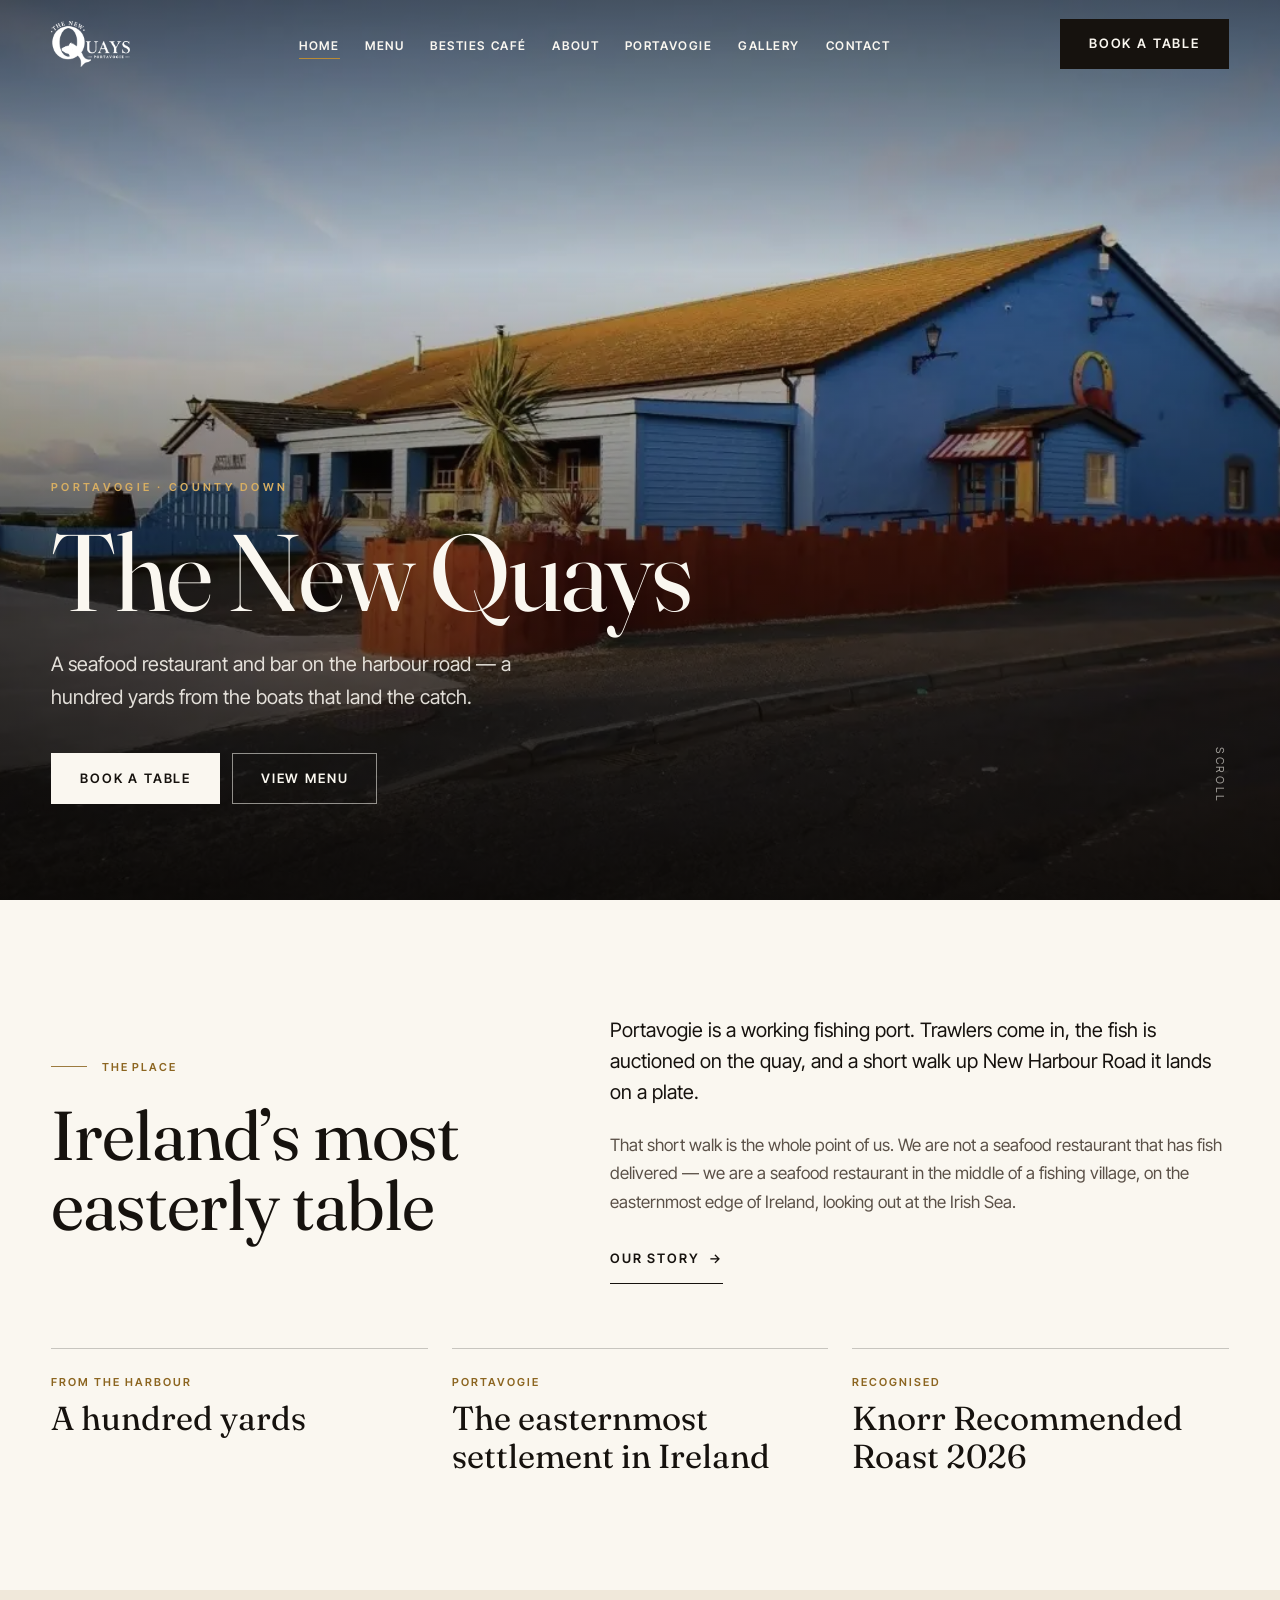
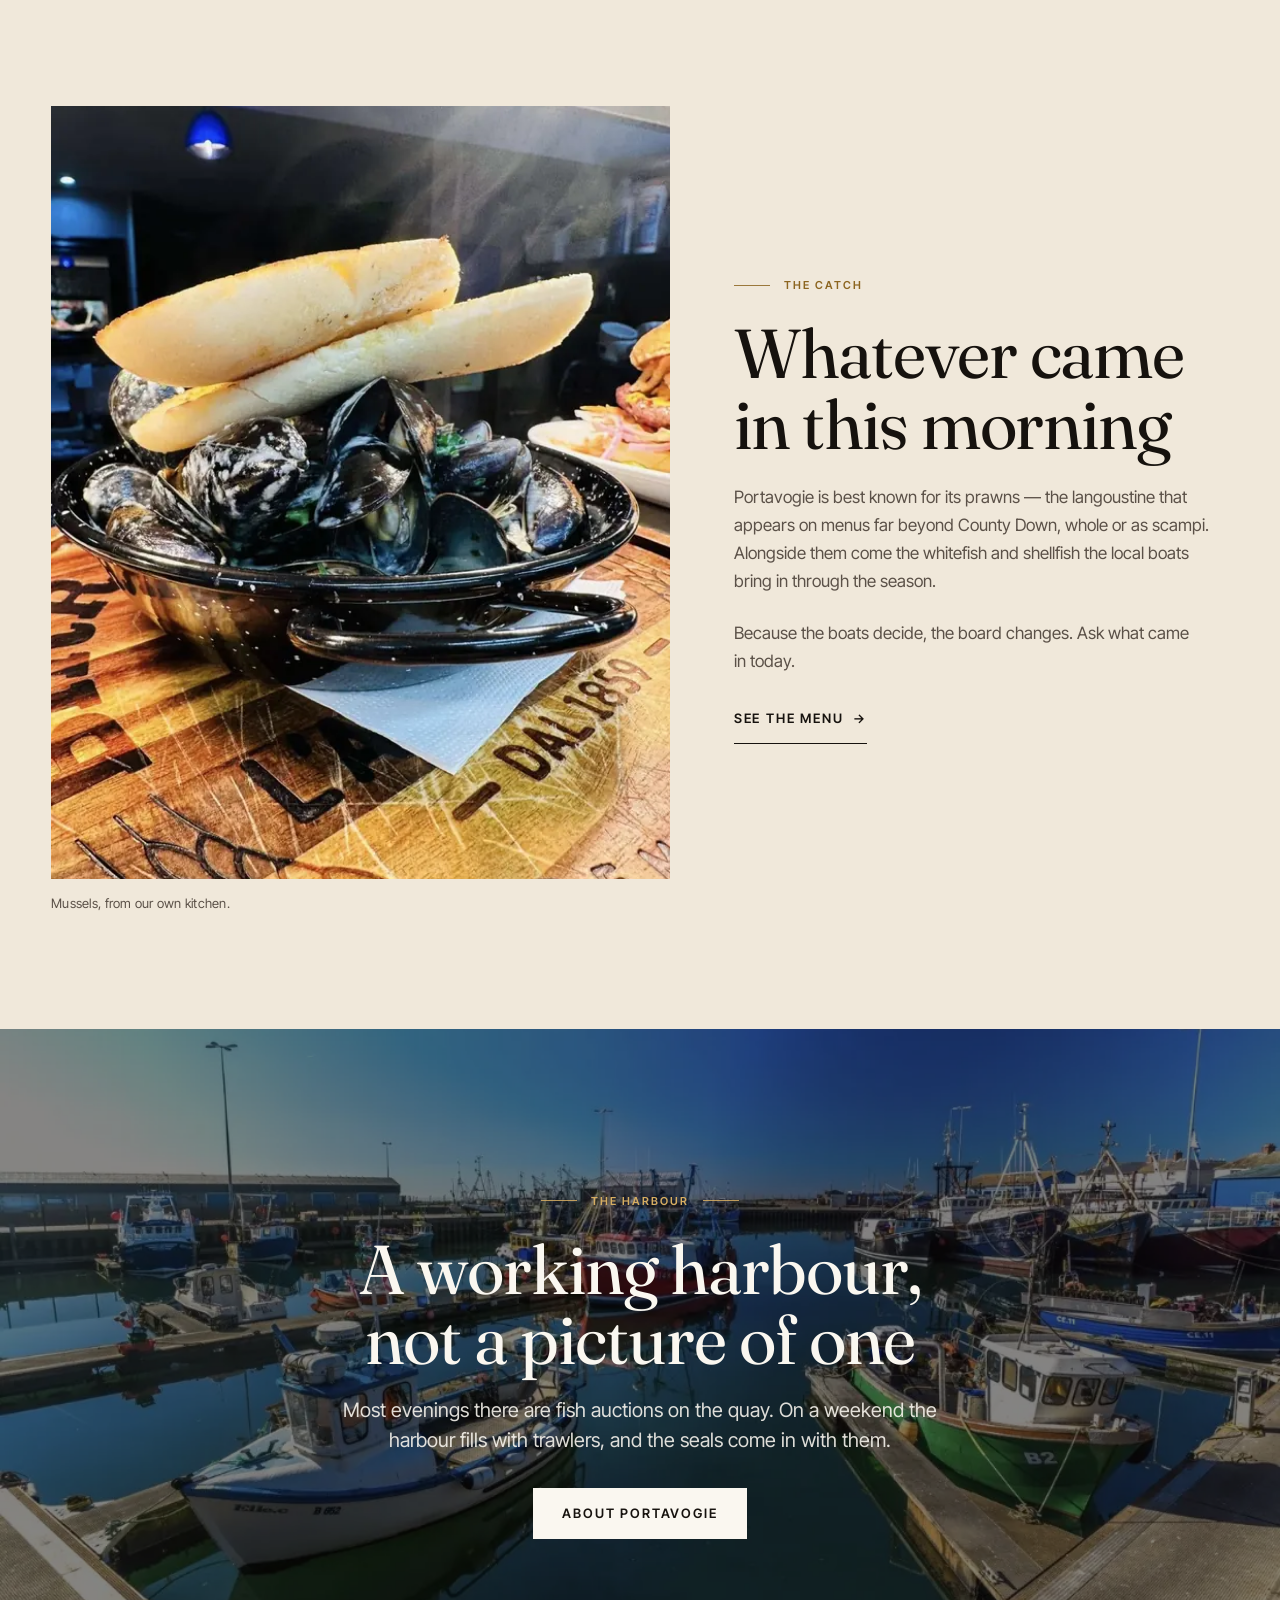
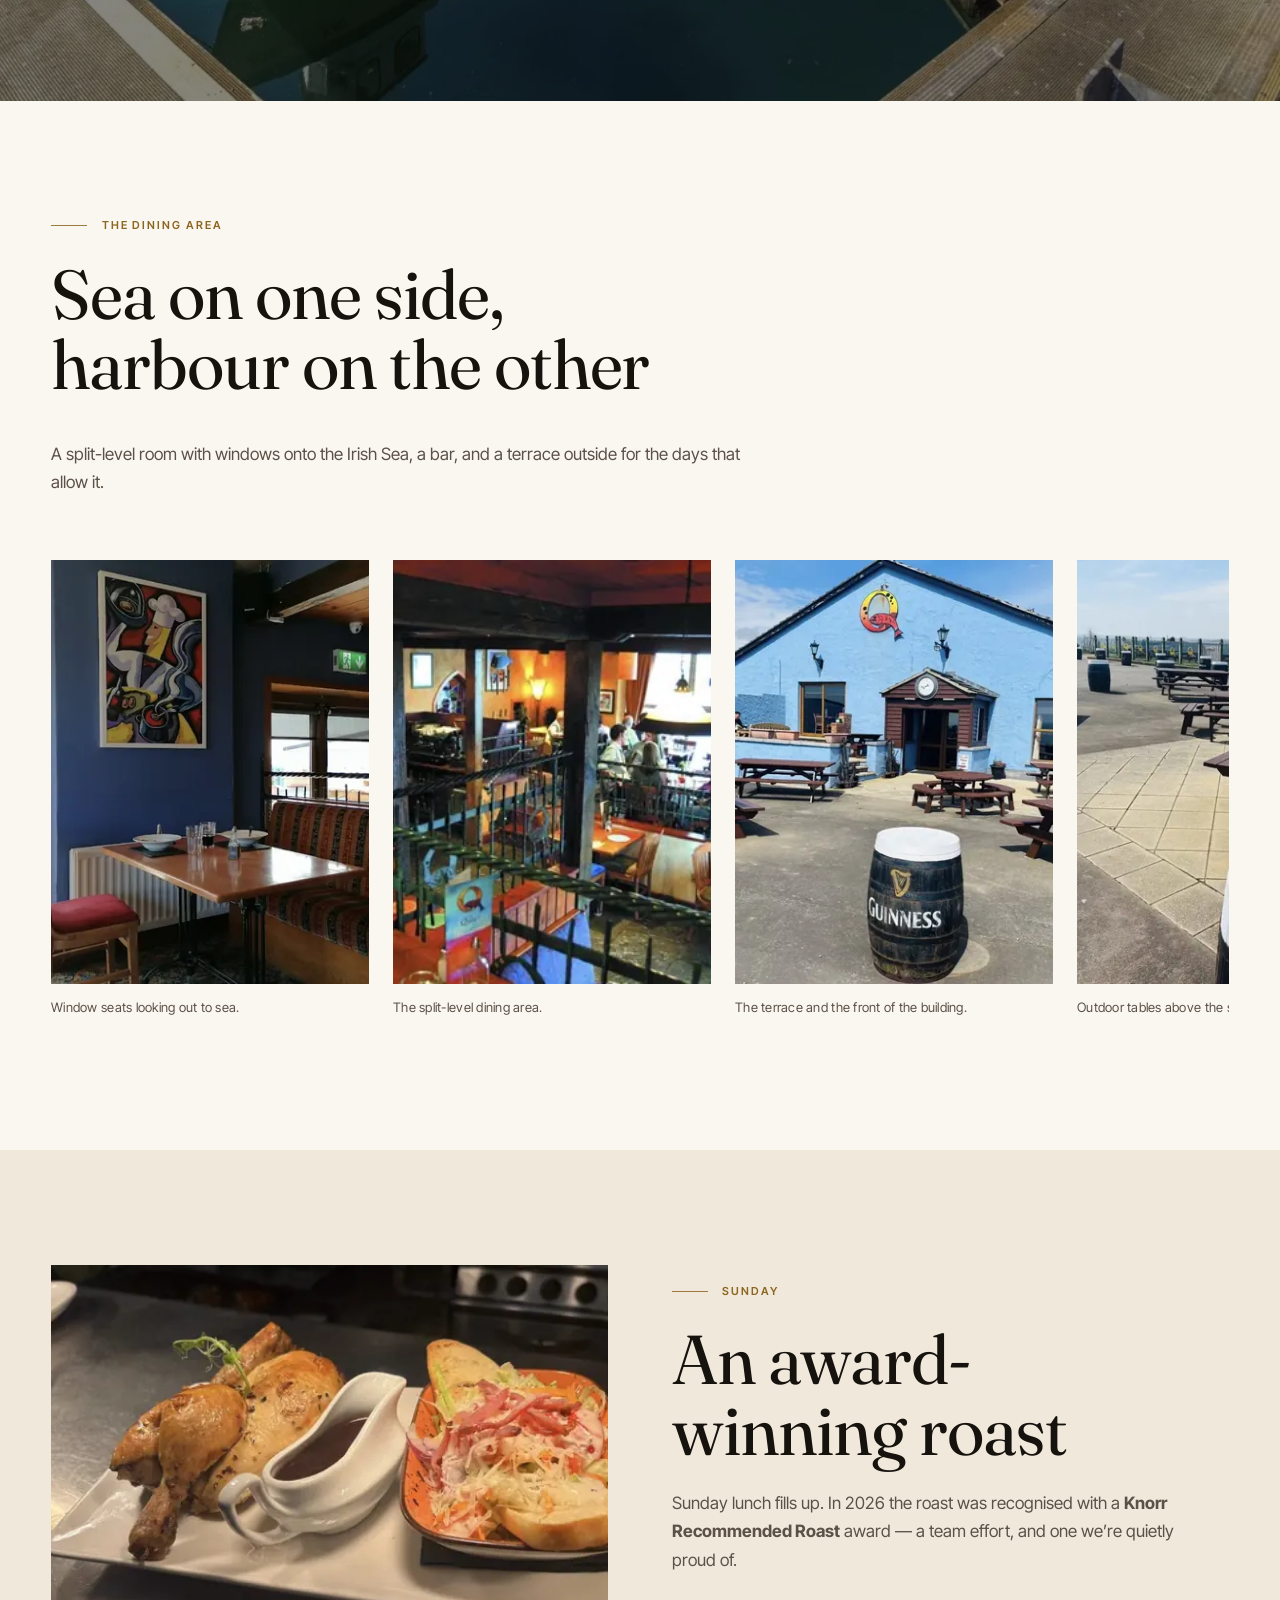
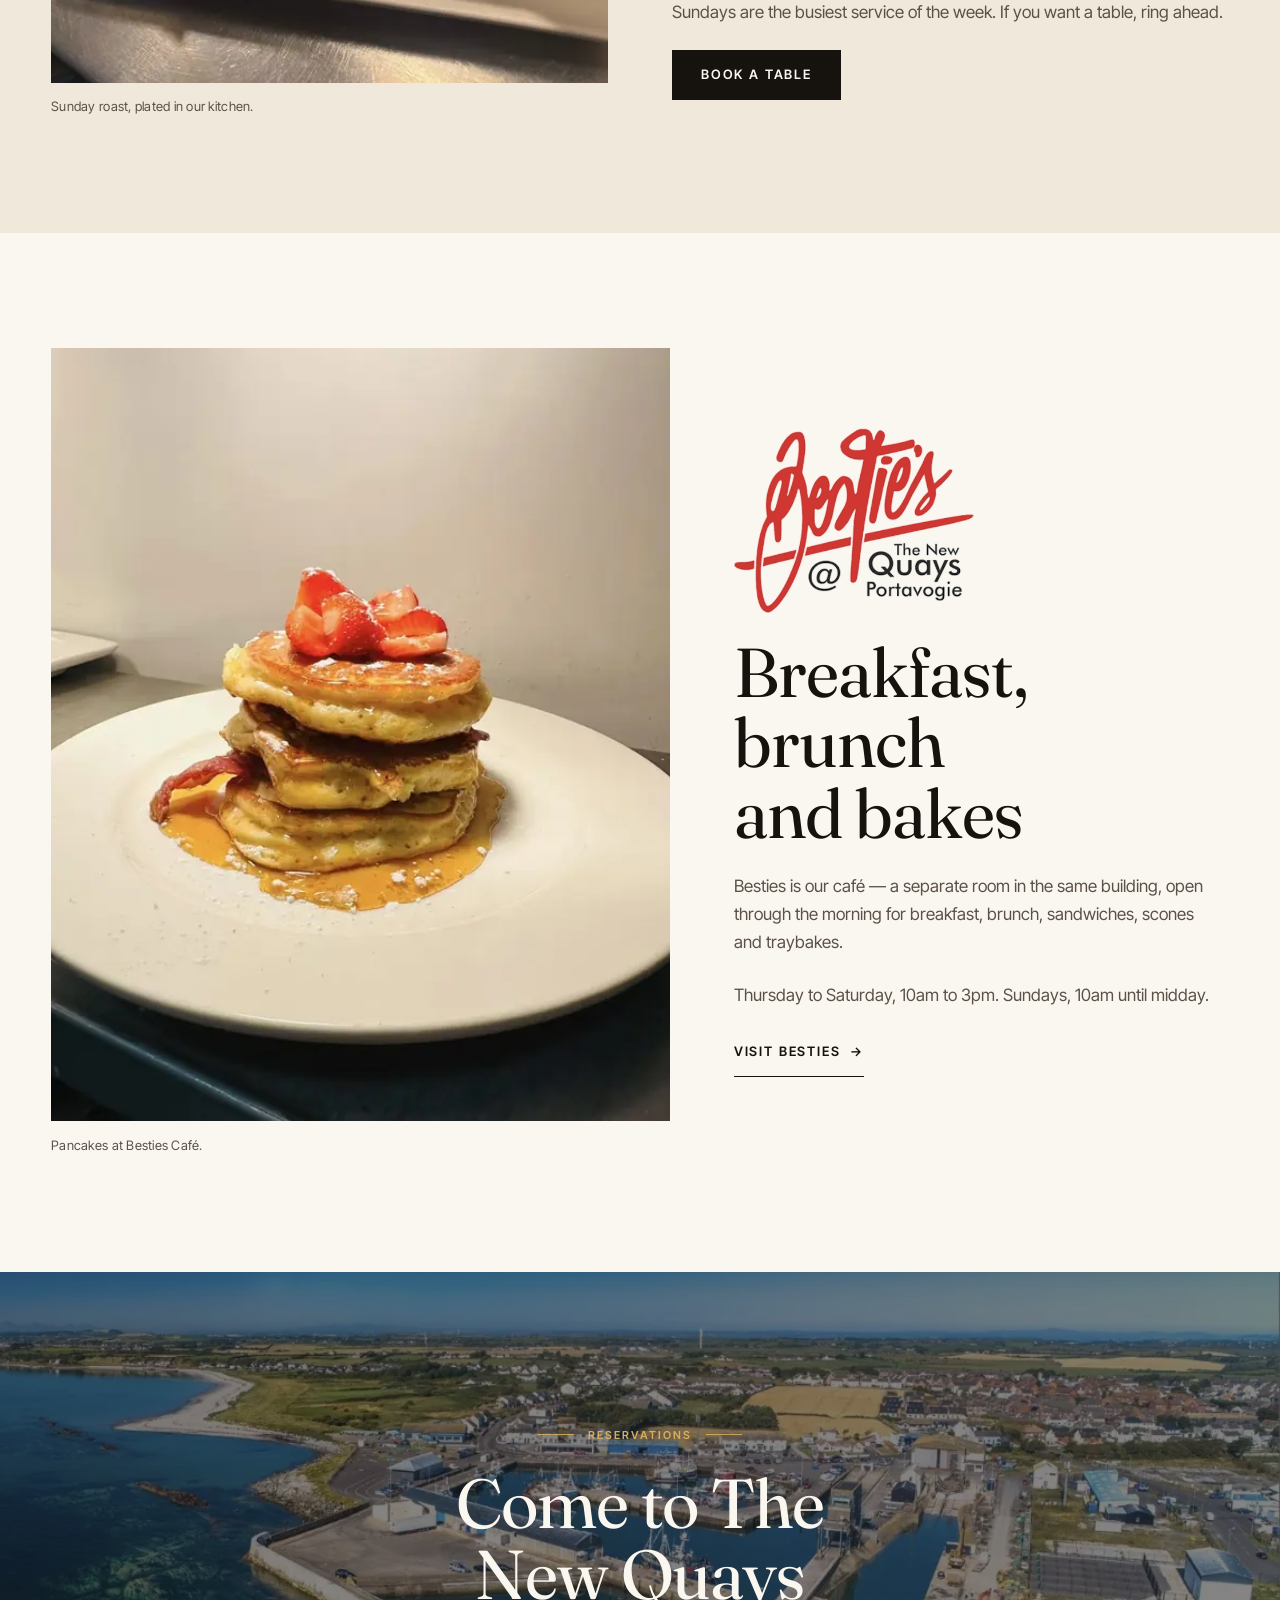
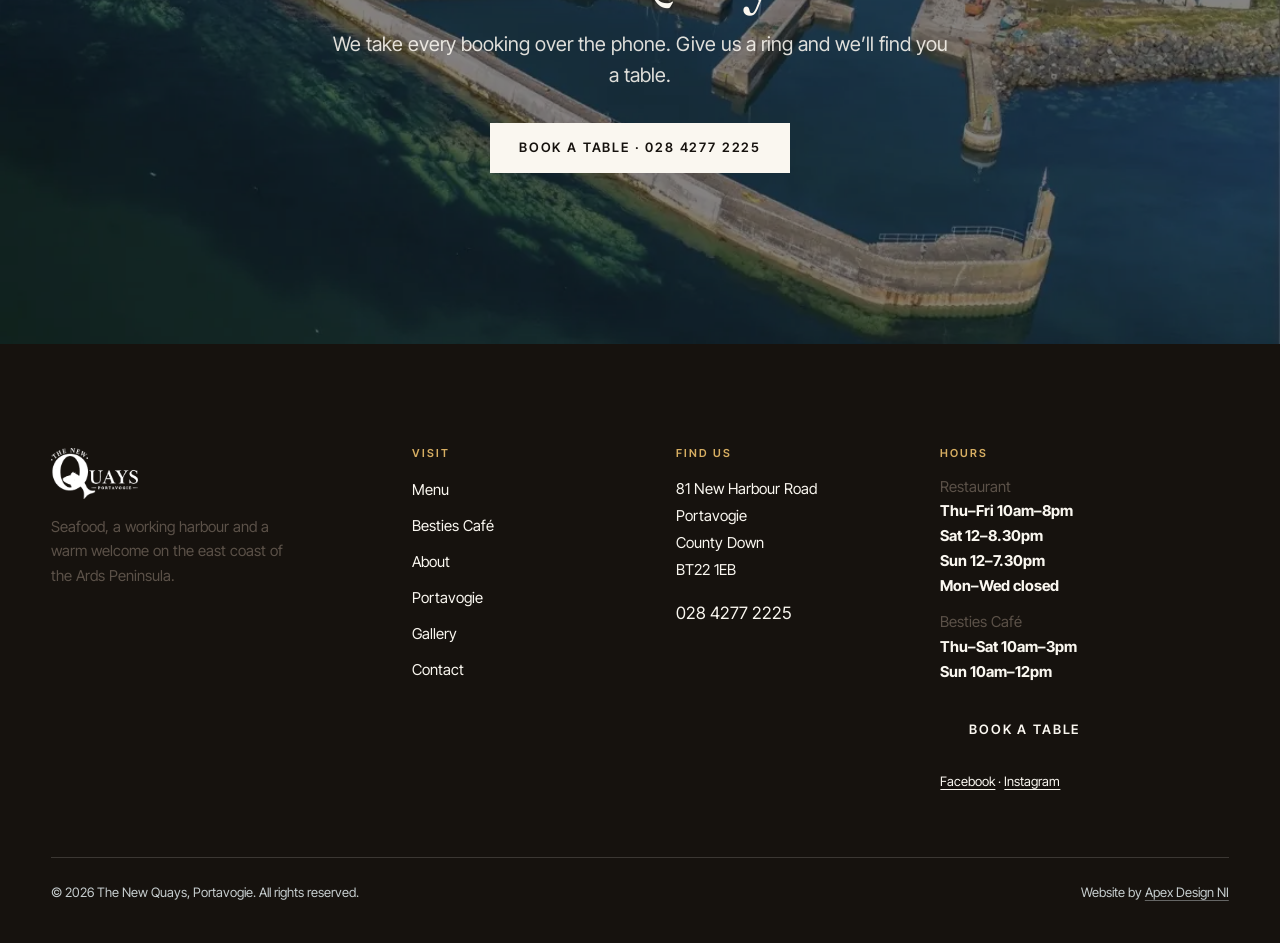
<file: index.html>
<!DOCTYPE html>
<html lang="en-GB">
<head>
  <meta charset="utf-8">
  <meta name="viewport" content="width=device-width, initial-scale=1">
  <title>The New Quays, Portavogie | Seafood Restaurant &amp; Bar, County Down</title>
  <meta name="description" content="Seafood restaurant and bar on the harbour road in Portavogie, County Down. A hundred yards from the boats. Book a table on 028 4277 2225.">
  <link rel="canonical" href="https://REPLACE-WITH-DOMAIN.co.uk/index.html">
  <meta name="theme-color" content="#16120E">

  <meta property="og:type" content="website">
  <meta property="og:site_name" content="The New Quays, Portavogie">
  <meta property="og:locale" content="en_GB">
  <meta property="og:title" content="The New Quays, Portavogie | Seafood Restaurant &amp; Bar, County Down">
  <meta property="og:description" content="Seafood restaurant and bar on the harbour road in Portavogie, County Down. A hundred yards from the boats. Book a table on 028 4277 2225.">
  <meta property="og:url" content="https://REPLACE-WITH-DOMAIN.co.uk/index.html">
  <meta property="og:image" content="https://REPLACE-WITH-DOMAIN.co.uk/img/exterior-dusk.jpg">
  <meta property="og:image:alt" content="The New Quays, Portavogie">
  <meta name="twitter:card" content="summary_large_image">
  <meta name="twitter:title" content="The New Quays, Portavogie | Seafood Restaurant &amp; Bar, County Down">
  <meta name="twitter:description" content="Seafood restaurant and bar on the harbour road in Portavogie, County Down. A hundred yards from the boats. Book a table on 028 4277 2225.">
  <meta name="twitter:image" content="https://REPLACE-WITH-DOMAIN.co.uk/img/exterior-dusk.jpg">

  <link rel="icon" href="img/logo-newquays.png" type="image/png">
  <link rel="apple-touch-icon" href="img/logo-newquays.png">

  <link rel="preconnect" href="https://fonts.googleapis.com">
  <link rel="preconnect" href="https://fonts.gstatic.com" crossorigin>
  <link rel="stylesheet" href="https://fonts.googleapis.com/css2?family=Fraunces:opsz,wght@9..144,300;9..144,400;9..144,500&family=Inter+Tight:wght@400;500;600&display=swap">
  <link rel="preload" as="image" href="img/exterior-dusk-1200.webp" type="image/webp" fetchpriority="high">
  <link rel="stylesheet" href="css/style.css?v=2">
  <script>document.documentElement.classList.add("js");</script>

  <script type="application/ld+json">{
  "@context": "https://schema.org",
  "@type": "Restaurant",
  "@id": "https://REPLACE-WITH-DOMAIN.co.uk/#restaurant",
  "name": "The New Quays",
  "alternateName": ["The Quays", "New Quays Portavogie"],
  "description": "Seafood restaurant and bar on the harbour road in Portavogie, County Down, Northern Ireland.",
  "url": "https://REPLACE-WITH-DOMAIN.co.uk/",
  "telephone": "+442842772225",
  "servesCuisine": ["Seafood", "Irish", "British"],
  "priceRange": "££",
  "currenciesAccepted": "GBP",
  "hasMenu": "https://REPLACE-WITH-DOMAIN.co.uk/menu.html",
  "acceptsReservations": "True",
  "openingHoursSpecification": [
    {"@type": "OpeningHoursSpecification", "dayOfWeek": ["Thursday","Friday"], "opens": "10:00", "closes": "20:00"},
    {"@type": "OpeningHoursSpecification", "dayOfWeek": "Saturday", "opens": "12:00", "closes": "20:30"},
    {"@type": "OpeningHoursSpecification", "dayOfWeek": "Sunday", "opens": "12:00", "closes": "19:30"}
  ],
  "sameAs": [
    "https://www.facebook.com/share/193uvcptFa/",
    "https://www.instagram.com/thenewquays"
  ],
  "award": "Knorr Recommended Roast 2026",
  "image": ["https://REPLACE-WITH-DOMAIN.co.uk/img/harbour-aerial.jpg", "https://REPLACE-WITH-DOMAIN.co.uk/img/exterior-terrace.jpg", "https://REPLACE-WITH-DOMAIN.co.uk/img/dish-mussels.jpg"],
  "address": {
    "@type": "PostalAddress",
    "streetAddress": "81 New Harbour Road",
    "addressLocality": "Portavogie",
    "addressRegion": "County Down",
    "postalCode": "BT22 1EB",
    "addressCountry": "GB"
  },
  "amenityFeature": [
    {"@type": "LocationFeatureSpecification", "name": "Free on-site parking", "value": true},
    {"@type": "LocationFeatureSpecification", "name": "Outdoor seating", "value": true},
    {"@type": "LocationFeatureSpecification", "name": "Dog friendly", "value": true}
  ],
  "department": {
    "@type": "CafeOrCoffeeShop",
    "@id": "https://REPLACE-WITH-DOMAIN.co.uk/besties.html#besties",
    "name": "Besties Café",
    "url": "https://REPLACE-WITH-DOMAIN.co.uk/besties.html",
    "telephone": "+442842772225",
    "servesCuisine": ["Breakfast", "Brunch", "Coffee"],
    "priceRange": "££",
    "address": {
      "@type": "PostalAddress",
      "streetAddress": "81 New Harbour Road",
      "addressLocality": "Portavogie",
      "addressRegion": "County Down",
      "postalCode": "BT22 1EB",
      "addressCountry": "GB"
    },
    "openingHoursSpecification": [
      {"@type": "OpeningHoursSpecification", "dayOfWeek": ["Thursday","Friday","Saturday"], "opens": "10:00", "closes": "15:00"},
      {"@type": "OpeningHoursSpecification", "dayOfWeek": "Sunday", "opens": "10:00", "closes": "12:00"}
    ]
  }
}</script>
</head>
<body>
<a class="skip-link" href="#main">Skip to content</a>
<header class="site-header">
  <div class="site-header__inner">
    <a class="brand" href="index.html" aria-label="The New Quays, Portavogie — home">
      <img src="img/logo-newquays.webp" alt="The New Quays, Portavogie" width="1041" height="613">
    </a>
    <nav class="nav" aria-label="Primary"><ul><li><a href="index.html" aria-current="page">Home</a></li><li><a href="menu.html">Menu</a></li><li><a href="besties.html">Besties Café</a></li><li><a href="about.html">About</a></li><li><a href="portavogie.html">Portavogie</a></li><li><a href="gallery.html">Gallery</a></li><li><a href="contact.html">Contact</a></li></ul></nav>
    <div class="header-actions">
      <a class="btn btn--primary" href="tel:+442842772225" data-book>Book a table</a>
      <button class="nav-toggle" type="button" aria-expanded="false" aria-controls="mobile-nav">
        <span class="nav-toggle__bars" aria-hidden="true"></span>
        <span class="visually-hidden">Open menu</span>
      </button>
    </div>
  </div>
</header>

<div class="mobile-nav" id="mobile-nav" data-open="false" aria-hidden="true">
  <div class="mobile-nav__top">
    <img src="img/logo-newquays.webp" alt="" width="1041" height="613">
    <button class="mobile-nav__close" type="button"><span aria-hidden="true">&times;</span><span class="visually-hidden">Close menu</span></button>
  </div>
  <nav aria-label="Mobile"><ul><li><a class="mobile-nav__link" style="--i:0" href="index.html" aria-current="page">Home</a></li><li><a class="mobile-nav__link" style="--i:1" href="menu.html">Menu</a></li><li><a class="mobile-nav__link" style="--i:2" href="besties.html">Besties Café</a></li><li><a class="mobile-nav__link" style="--i:3" href="about.html">About</a></li><li><a class="mobile-nav__link" style="--i:4" href="portavogie.html">Portavogie</a></li><li><a class="mobile-nav__link" style="--i:5" href="gallery.html">Gallery</a></li><li><a class="mobile-nav__link" style="--i:6" href="contact.html">Contact</a></li></ul></nav>
  <div class="mobile-nav__foot">
    <p class="muted" style="font-size:.875rem">81 New Harbour Road, Portavogie, County Down BT22 1EB</p>
    <a class="btn btn--primary" href="tel:+442842772225" data-book>Book a table &middot; 028 4277 2225</a>
  </div>
</div>
<main id="main">

<section class="hero">
  <div class="hero__media">
    <picture><source type="image/webp" srcset="img/exterior-dusk-600.webp 600w, img/exterior-dusk-900.webp 900w, img/exterior-dusk-1200.webp 1200w, img/exterior-dusk-1225.webp 1225w" sizes="100vw"><img src="img/exterior-dusk.jpg" alt="The New Quays at golden hour, its blue and cream frontage seen from New Harbour Road" loading="eager" decoding="async" fetchpriority="high" width="1225" height="739" class=""></picture>
  </div>
  <div class="hero__inner wrap">
    <p class="hero__place">Portavogie &middot; County Down</p>
    <h1>The New Quays</h1>
    <p class="hero__lead">A seafood restaurant and bar on the harbour road &mdash; a hundred yards from the boats that land the catch.</p>
    <div class="hero__actions">
      <a class="btn btn--on-image" href="tel:+442842772225" data-book>Book a table</a>
      <a class="btn btn--ghost" href="menu.html">View menu</a>
    </div>
  </div>
  <span class="hero__scroll" aria-hidden="true">Scroll</span>
</section>

<section class="section">
  <div class="wrap">
    <div class="split split--wide-text reveal">
      <div>
        <p class="eyebrow">The place</p>
        <h2>Ireland&rsquo;s most easterly table</h2>
      </div>
      <div class="stack">
        <p class="lead">Portavogie is a working fishing port. Trawlers come in, the fish is auctioned on the quay, and a short walk up New Harbour Road it lands on a plate.</p>
        <p class="muted">That short walk is the whole point of us. We are not a seafood restaurant that has fish delivered &mdash; we are a seafood restaurant in the middle of a fishing village, on the easternmost edge of Ireland, looking out at the Irish Sea.</p>
        <a class="link-arrow" href="about.html">Our story <span aria-hidden="true">&rarr;</span></a>
      </div>
    </div>

    <dl class="facts mt-l reveal">
      <div class="fact"><dt>From the harbour</dt><dd>A hundred yards</dd></div>
      <div class="fact"><dt>Portavogie</dt><dd>The easternmost settlement in Ireland</dd></div>
      <div class="fact"><dt>Recognised</dt><dd>Knorr Recommended Roast 2026</dd></div>
    </dl>
  </div>
</section>

<section class="section section--tint">
  <div class="wrap">
    <div class="split split--wide-media reveal">
      <figure class="fig">
        <picture><source type="image/webp" srcset="img/dish-mussels-600.webp 600w, img/dish-mussels-900.webp 900w, img/dish-mussels-1065.webp 1065w" sizes="(min-width:56rem) 45vw, 92vw"><img src="img/dish-mussels.jpg" alt="A bowl of mussels in a cream sauce served with warm bread" loading="lazy" decoding="async" width="1065" height="1430" class="" style="aspect-ratio:4/5;object-fit:cover"></picture>
        <figcaption>Mussels, from our own kitchen.</figcaption>
      </figure>
      <div class="stack">
        <p class="eyebrow">The catch</p>
        <h2>Whatever came in this morning</h2>
        <p class="muted">Portavogie is best known for its prawns &mdash; the langoustine that appears on menus far beyond County Down, whole or as scampi. Alongside them come the whitefish and shellfish the local boats bring in through the season.</p>
        <p class="muted">Because the boats decide, the board changes. Ask what came in today.</p>
        <a class="link-arrow" href="menu.html">See the menu <span aria-hidden="true">&rarr;</span></a>
      </div>
    </div>
  </div>
</section>

<section class="statement">
  <div class="statement__media"><picture><source type="image/webp" srcset="img/harbour-boats-600.webp 600w, img/harbour-boats-900.webp 900w, img/harbour-boats-1100.webp 1100w" sizes="100vw"><img src="img/harbour-boats.jpg" alt="Fishing trawlers moored in Portavogie harbour on a clear morning" loading="lazy" decoding="async" width="1100" height="701" class=""></picture></div>
  <div class="statement__inner">
    <p class="eyebrow eyebrow--center" style="color:var(--gold-lt)">The harbour</p>
    <h2>A working harbour, not a picture of one</h2>
    <p class="lead" style="margin-top:1.25rem;color:rgba(250,247,240,.88)">Most evenings there are fish auctions on the quay. On a weekend the harbour fills with trawlers, and the seals come in with them.</p>
    <p style="margin-top:2rem"><a class="btn btn--on-image" href="portavogie.html">About Portavogie</a></p>
  </div>
</section>

<section class="section">
  <div class="wrap">
    <div class="reveal" style="max-width:44rem">
      <p class="eyebrow">The dining area</p>
      <h2>Sea on one side, harbour on the other</h2>
      <p class="muted mt-m">A split-level room with windows onto the Irish Sea, a bar, and a terrace outside for the days that allow it.</p>
    </div>
    <div class="rail mt-l reveal">
      <figure class="fig"><picture><source type="image/webp" srcset="img/dining-booth-600.webp 600w, img/dining-booth-900.webp 900w, img/dining-booth-1181.webp 1181w" sizes="(min-width:72rem) 27vw, (min-width:46rem) 38vw, 76vw"><img src="img/dining-booth.jpg" alt="A window table beside a striped booth in the dining area" loading="lazy" decoding="async" width="1181" height="873" class="" style="aspect-ratio:3/4;object-fit:cover"></picture><figcaption>Window seats looking out to sea.</figcaption></figure>
      <figure class="fig"><picture><source type="image/webp" srcset="img/dining-room-600.webp 600w, img/dining-room-900.webp 900w, img/dining-room-1200.webp 1200w, img/dining-room-1209.webp 1209w" sizes="(min-width:72rem) 27vw, (min-width:46rem) 38vw, 76vw"><img src="img/dining-room.jpg" alt="The split-level dining area with timber beams and diners at tables" loading="lazy" decoding="async" width="1209" height="643" class="" style="aspect-ratio:3/4;object-fit:cover"></picture><figcaption>The split-level dining area.</figcaption></figure>
      <figure class="fig"><picture><source type="image/webp" srcset="img/exterior-terrace-600.webp 600w, img/exterior-terrace-900.webp 900w, img/exterior-terrace-1200.webp 1200w, img/exterior-terrace-1245.webp 1245w" sizes="(min-width:72rem) 27vw, (min-width:46rem) 38vw, 76vw"><img src="img/exterior-terrace.jpg" alt="The pale blue exterior of The New Quays with picnic tables and Guinness barrels" loading="lazy" decoding="async" width="1245" height="901" class="" style="aspect-ratio:3/4;object-fit:cover"></picture><figcaption>The terrace and the front of the building.</figcaption></figure>
      <figure class="fig"><picture><source type="image/webp" srcset="img/terrace-sea-600.webp 600w, img/terrace-sea-900.webp 900w, img/terrace-sea-1200.webp 1200w, img/terrace-sea-1235.webp 1235w" sizes="(min-width:72rem) 27vw, (min-width:46rem) 38vw, 76vw"><img src="img/terrace-sea.jpg" alt="Outdoor picnic tables on the terrace with the Irish Sea beyond" loading="lazy" decoding="async" width="1235" height="922" class="" style="aspect-ratio:3/4;object-fit:cover"></picture><figcaption>Outdoor tables above the shore.</figcaption></figure>
    </div>
  </div>
</section>

<section class="section section--tint">
  <div class="wrap">
    <div class="split split--flip reveal">
      <div class="stack">
        <p class="eyebrow">Sunday</p>
        <h2>An award-winning roast</h2>
        <p class="muted">Sunday lunch fills up. In 2026 the roast was recognised with a <strong>Knorr Recommended Roast</strong> award &mdash; a team effort, and one we&rsquo;re quietly proud of.</p>
        <p class="muted">Sundays are the busiest service of the week. If you want a table, ring ahead.</p>
        <a class="btn btn--primary" href="tel:+442842772225" data-book>Book a table</a>
      </div>
      <figure class="fig"><picture><source type="image/webp" srcset="img/dish-roast-600.webp 600w, img/dish-roast-900.webp 900w, img/dish-roast-1200.webp 1200w, img/dish-roast-1282.webp 1282w" sizes="(min-width:56rem) 45vw, 92vw"><img src="img/dish-roast.jpg" alt="A plated roast chicken dinner with gravy and a side salad" loading="lazy" decoding="async" width="1282" height="866" class="" style="aspect-ratio:4/3;object-fit:cover"></picture><figcaption>Sunday roast, plated in our kitchen.</figcaption></figure>
    </div>
  </div>
</section>

<section class="section">
  <div class="wrap">
    <div class="split split--wide-media reveal">
      <figure class="fig"><picture><source type="image/webp" srcset="img/besties-pancakes-600.webp 600w, img/besties-pancakes-900.webp 900w, img/besties-pancakes-1200.webp 1200w, img/besties-pancakes-1282.webp 1282w" sizes="(min-width:56rem) 45vw, 92vw"><img src="img/besties-pancakes.jpg" alt="A stack of pancakes with strawberries, bacon and maple syrup" loading="lazy" decoding="async" width="1282" height="1543" class="" style="aspect-ratio:4/5;object-fit:cover"></picture><figcaption>Pancakes at Besties Café.</figcaption></figure>
      <div class="stack">
        <img class="besties-lockup" src="img/logo-besties.webp" alt="Besties Café at The New Quays, Portavogie" width="762" height="588" loading="lazy" decoding="async">
        <h2>Breakfast, brunch and bakes</h2>
        <p class="muted">Besties is our caf&eacute; &mdash; a separate room in the same building, open through the morning for breakfast, brunch, sandwiches, scones and traybakes.</p>
        <p class="muted">Thursday to Saturday, 10am to 3pm. Sundays, 10am until midday.</p>
        <a class="link-arrow" href="besties.html">Visit Besties <span aria-hidden="true">&rarr;</span></a>
      </div>
    </div>
  </div>
</section>

<section class="statement">
  <div class="statement__media"><picture><source type="image/webp" srcset="img/harbour-aerial-600.webp 600w, img/harbour-aerial-900.webp 900w, img/harbour-aerial-1146.webp 1146w" sizes="100vw"><img src="img/harbour-aerial.jpg" alt="Aerial view of Portavogie harbour with the fishing fleet moored inside the sea walls" loading="lazy" decoding="async" width="1146" height="691" class=""></picture></div>
  <div class="statement__inner">
    <p class="eyebrow eyebrow--center" style="color:var(--gold-lt)">Reservations</p>
    <h2>Come to The New Quays</h2>
    <p class="lead" style="margin-top:1.25rem;color:rgba(250,247,240,.88)">We take every booking over the phone. Give us a ring and we&rsquo;ll find you a table.</p>
    <p style="margin-top:2rem"><a class="btn btn--on-image" href="tel:+442842772225" data-book>Book a table &middot; 028 4277 2225</a></p>
    <p style="margin-top:1rem"><span class="status-pill" data-status="restaurant" style="color:rgba(250,247,240,.8)" hidden></span></p>
  </div>
</section>

</main>
<footer class="site-footer">
  <div class="wrap">
    <div class="footer-grid">
      <div>
        <img class="footer-logo" src="img/logo-newquays.webp" alt="The New Quays, Portavogie" width="1041" height="613">
        <p class="muted" style="font-size:.9375rem;max-width:26ch">Seafood, a working harbour and a warm welcome on the east coast of the Ards Peninsula.</p>
      </div>
      <div>
        <h2>Visit</h2>
        <ul>
          <li><a href="menu.html">Menu</a></li>
          <li><a href="besties.html">Besties Café</a></li>
          <li><a href="about.html">About</a></li>
          <li><a href="portavogie.html">Portavogie</a></li>
          <li><a href="gallery.html">Gallery</a></li>
          <li><a href="contact.html">Contact</a></li>
        </ul>
      </div>
      <div>
        <h3>Find us</h3>
        <address style="font-style:normal;font-size:.9375rem;line-height:1.8">
          81 New Harbour Road<br>Portavogie<br>County Down<br>BT22 1EB
        </address>
        <p style="margin-top:1rem"><a href="tel:+442842772225" style="text-decoration:none">028 4277 2225</a></p>
      </div>
      <div>
        <h3>Hours</h3>
        <p class="muted" style="font-size:.9375rem">Restaurant<br><strong style="color:var(--paper)">Thu&ndash;Fri 10am&ndash;8pm<br>Sat 12&ndash;8.30pm<br>Sun 12&ndash;7.30pm<br>Mon&ndash;Wed closed</strong></p>
        <p class="muted" style="font-size:.9375rem;margin-top:.75rem">Besties Café<br><strong style="color:var(--paper)">Thu&ndash;Sat 10am&ndash;3pm<br>Sun 10am&ndash;12pm</strong></p>
        <a class="btn btn--primary" style="margin-top:1.25rem" href="tel:+442842772225" data-book>Book a table</a>
        <p style="font-size:.8125rem;margin-top:1rem"><a href="https://www.facebook.com/share/193uvcptFa/" rel="noopener">Facebook</a> &middot; <a href="https://www.instagram.com/thenewquays" rel="noopener">Instagram</a></p>
      </div>
    </div>
    <div class="footer-bottom">
      <p>&copy; <span data-year>2026</span> The New Quays, Portavogie. All rights reserved.</p>
      <p class="credit">Website by <a href="https://apexdesignni.co.uk/" rel="noopener">Apex Design NI</a></p>
    </div>
  </div>
</footer>

<!-- Sticky mobile booking bar -->
<div class="book-bar" data-visible="false">
  <span class="book-bar__status status-pill" data-status="restaurant" hidden></span>
  <a class="btn" href="tel:+442842772225" data-book>Book a table &middot; 028 4277 2225</a>
</div>

<!-- Desktop booking panel: tel: links do nothing useful on a laptop,
     so the same button opens this instead. -->
<div class="modal" id="booking-panel" data-open="false" role="dialog" aria-modal="true" aria-labelledby="booking-panel-title">
  <button class="modal__btn modal__close" type="button" data-panel-close><span aria-hidden="true">&times;</span><span class="visually-hidden">Close</span></button>
  <div style="background:var(--paper);color:var(--ink);padding:clamp(2rem,5vw,3.5rem);max-width:34rem;width:100%;text-align:center">
    <p class="eyebrow eyebrow--center">Reservations</p>
    <h2 id="booking-panel-title" style="font-size:clamp(1.8rem,3.4vw,2.6rem)">Book by phone</h2>
    <p class="muted" style="margin-top:1rem">We take every reservation over the phone. Give us a ring and we&rsquo;ll find you a table.</p>
    <p style="font-family:var(--display);font-size:clamp(1.8rem,4vw,2.6rem);margin-top:1.5rem"><a href="tel:+442842772225" style="text-decoration:none">028 4277 2225</a></p>
    <p style="margin-top:.5rem"><span class="status-pill" data-status="restaurant" hidden></span></p>
    <p><button class="btn btn--ghost" type="button" data-copy-phone style="margin-top:1.25rem">Copy number</button></p>
    <p class="muted" style="font-size:.875rem;margin-top:1.5rem">Parties of 8 or more, a birthday, a dietary requirement or a dog &mdash; mention it when you ring and we&rsquo;ll be ready for you.</p>
  </div>
</div>

<script src="js/site-config.js?v=2"></script>
<script src="js/main.js?v=2" defer></script>
</body>
</html>
</file>
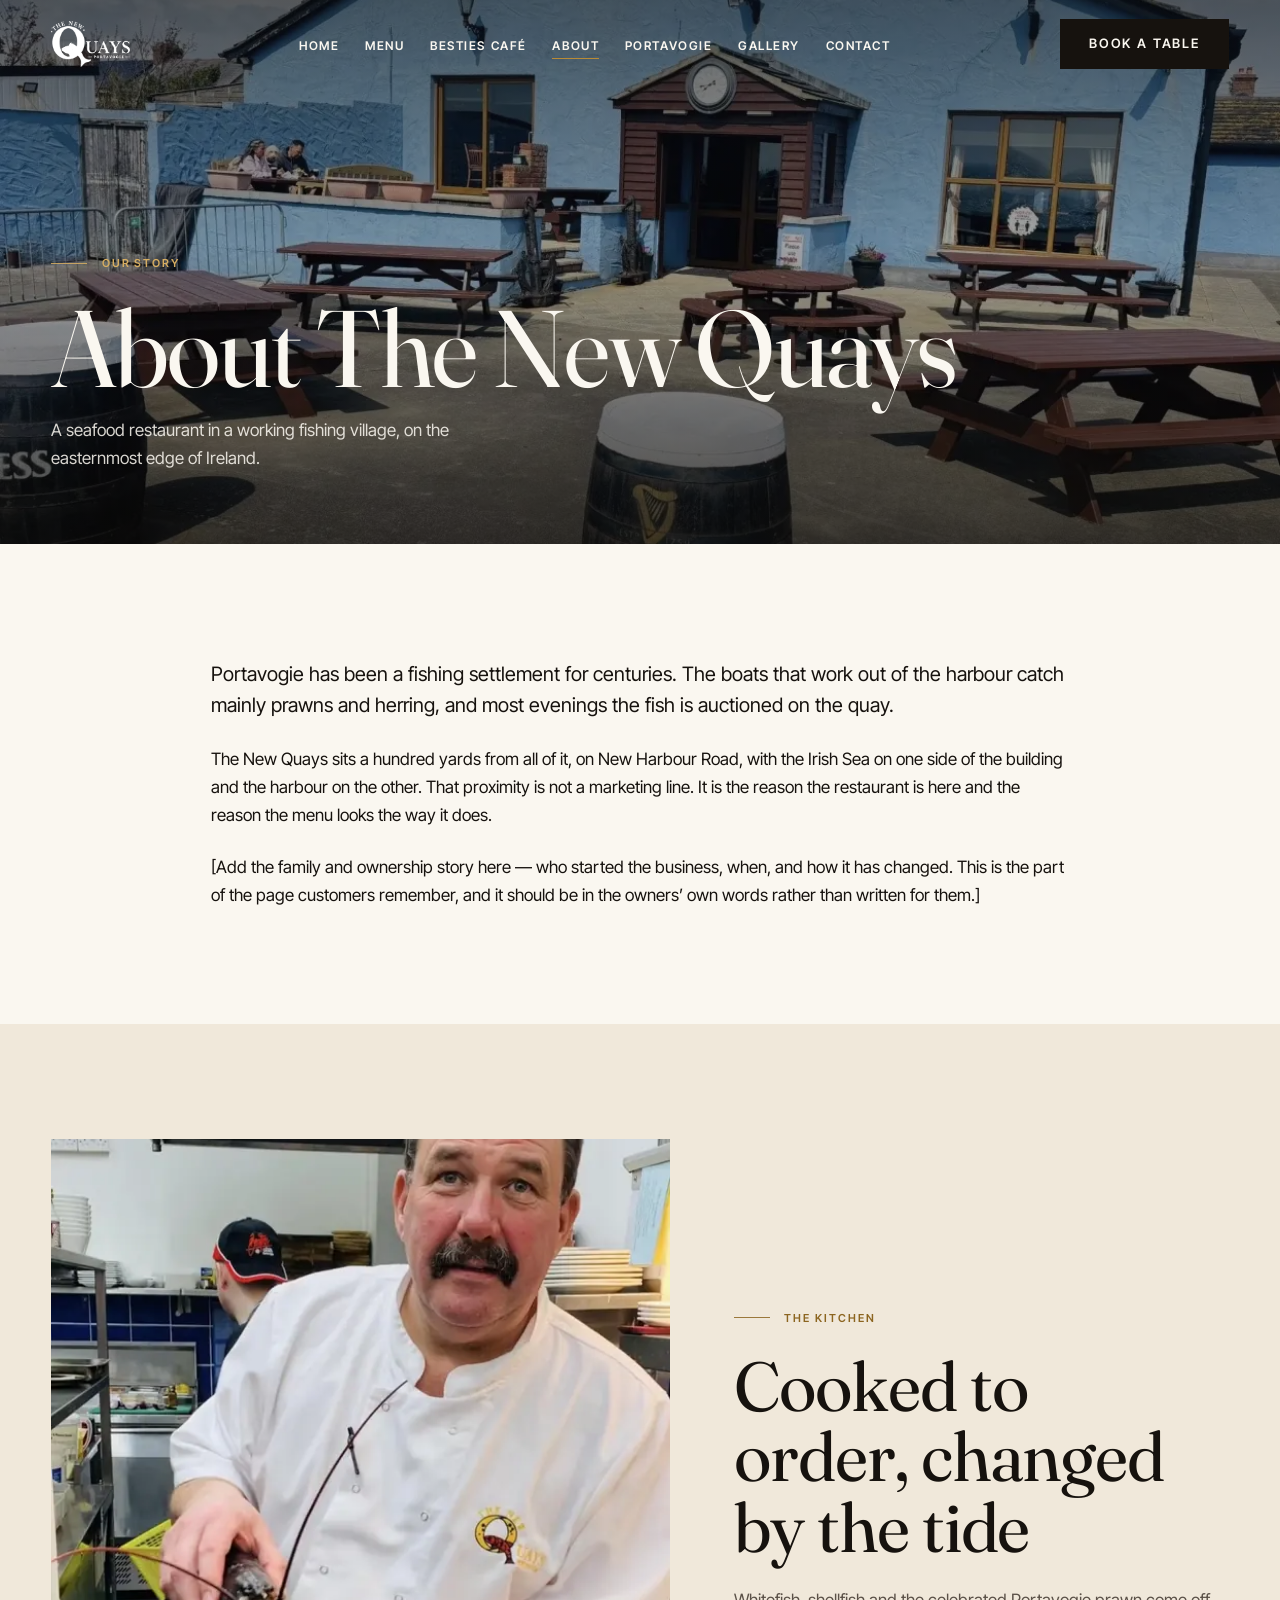
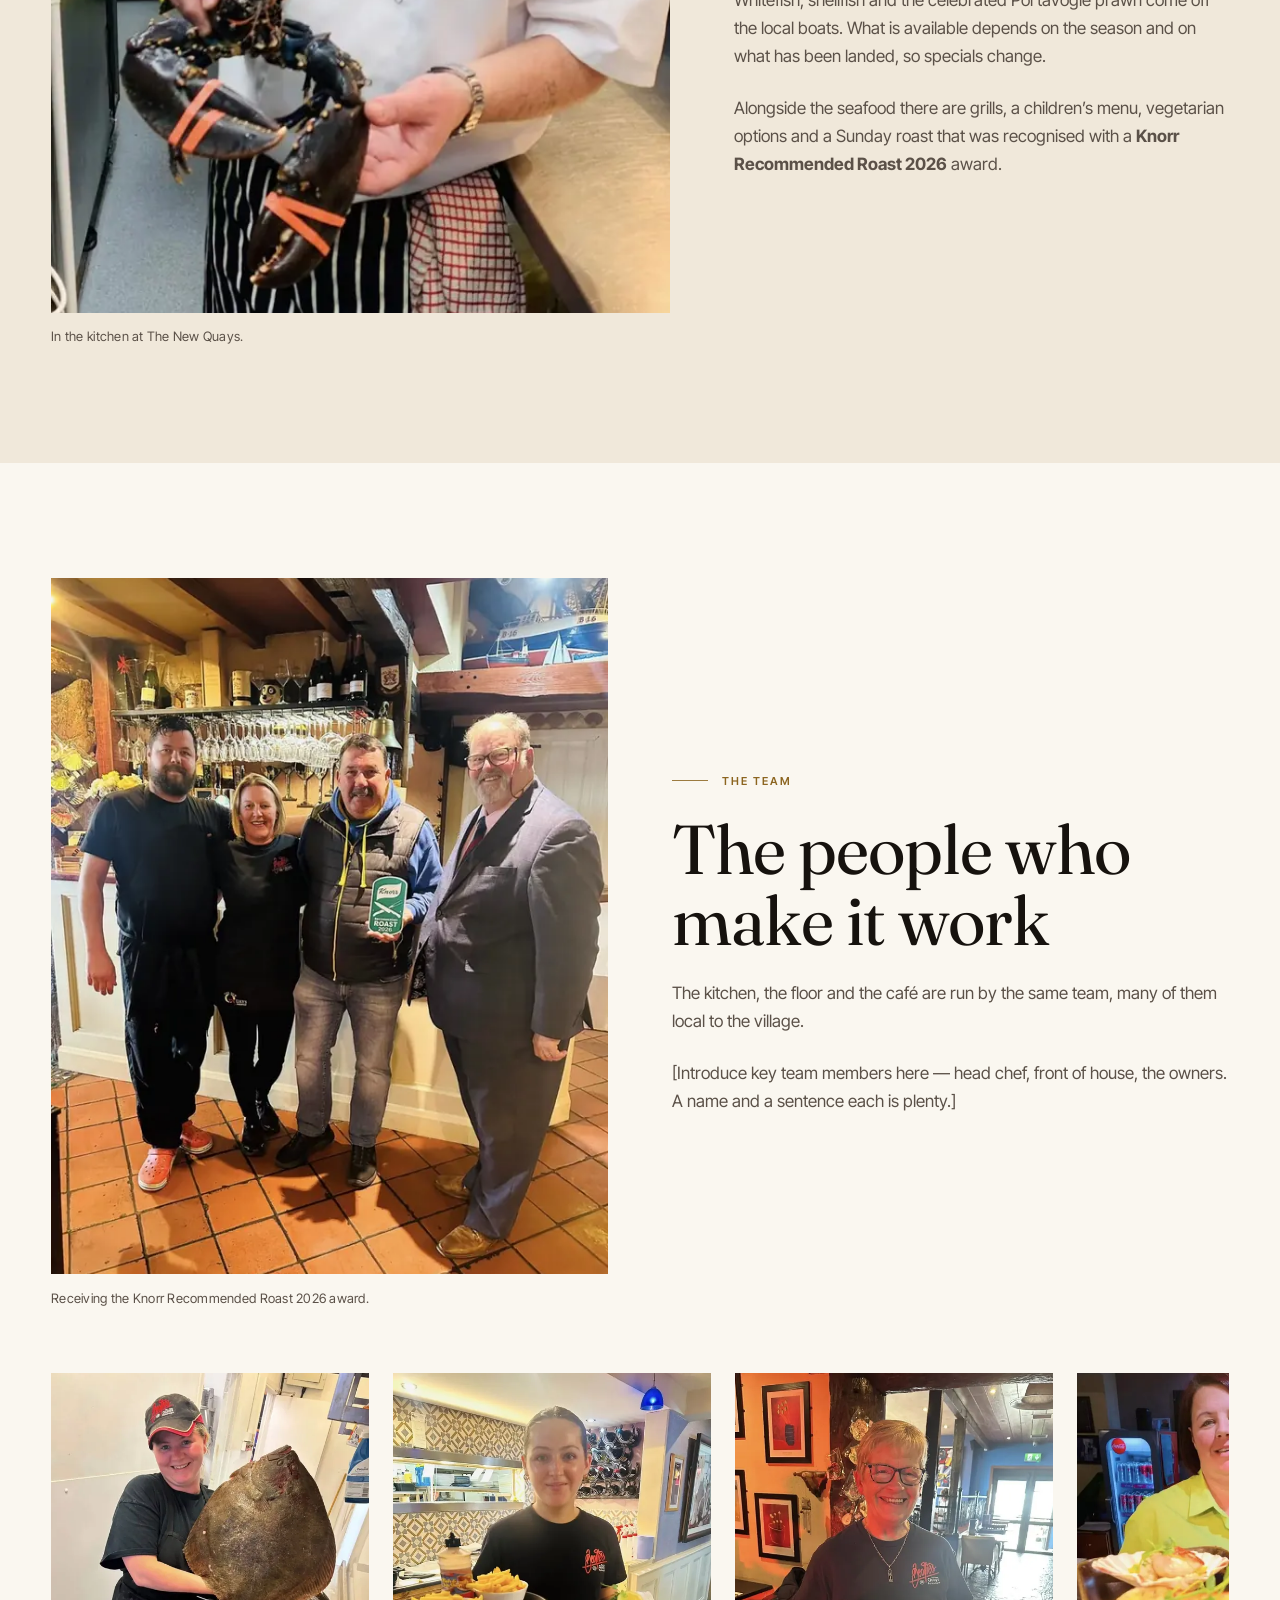
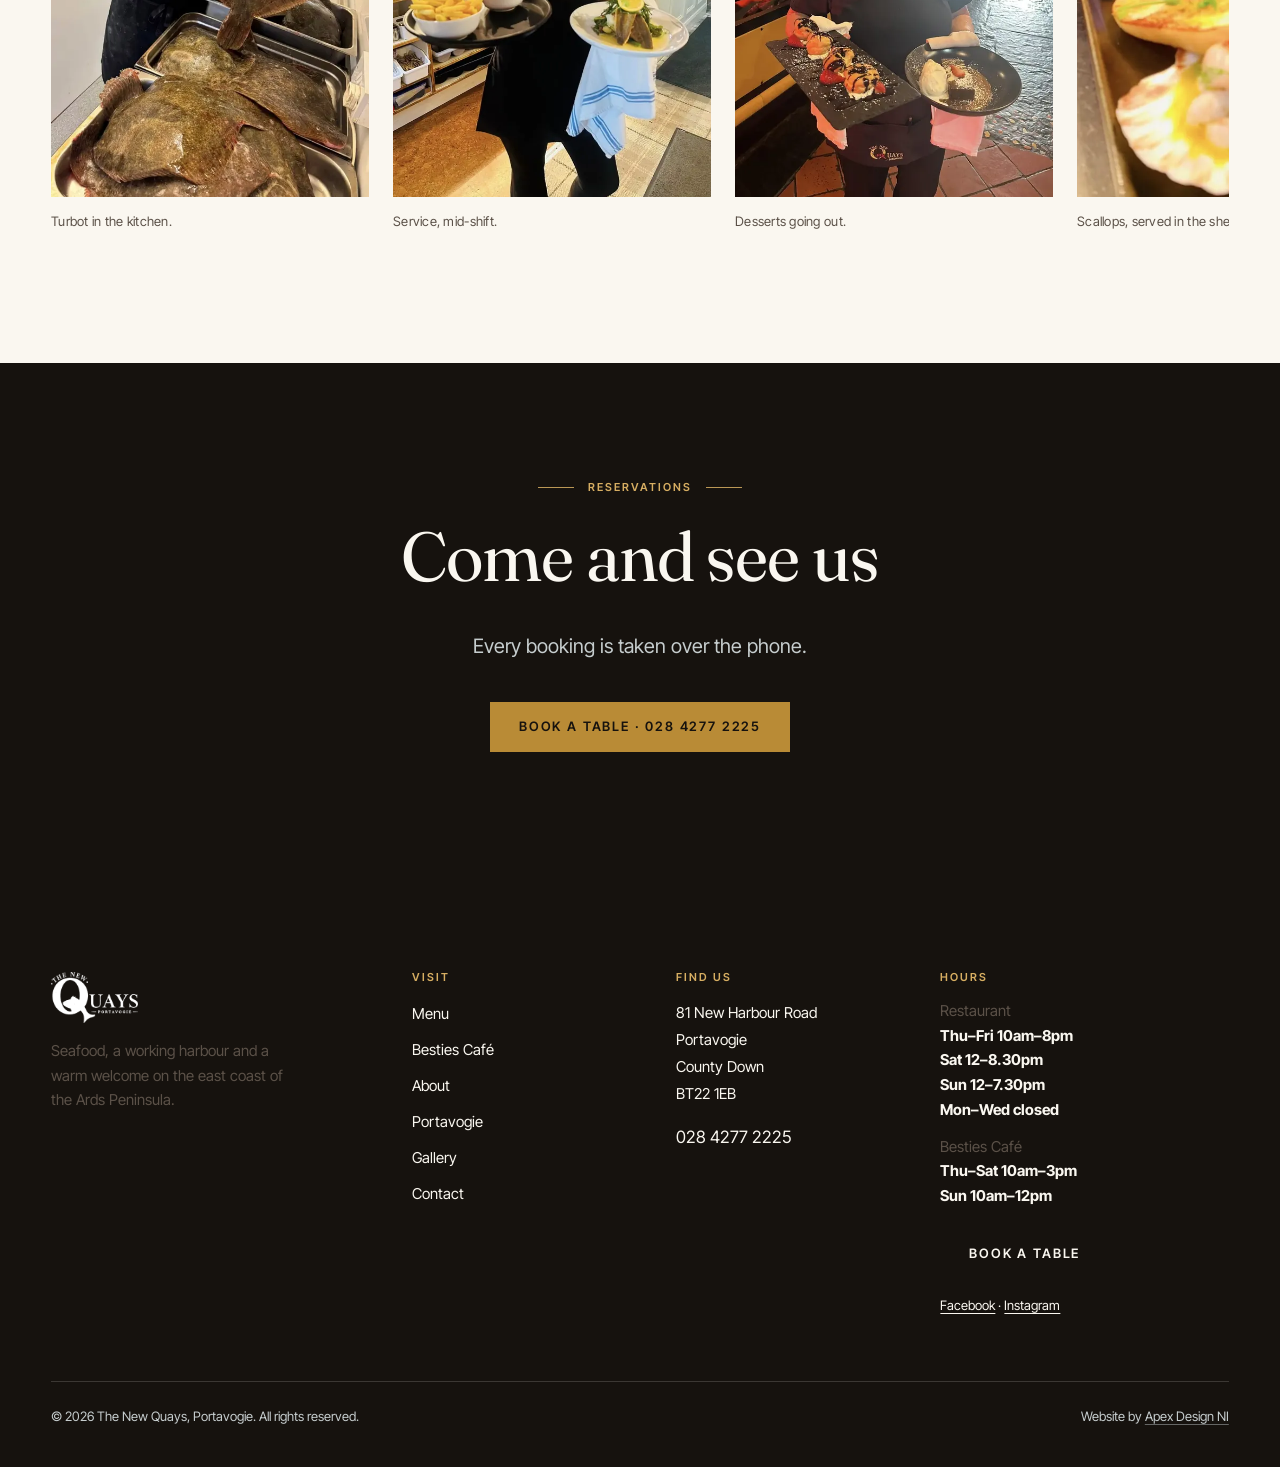
<file: about.html>
<!DOCTYPE html>
<html lang="en-GB">
<head>
  <meta charset="utf-8">
  <meta name="viewport" content="width=device-width, initial-scale=1">
  <title>About | The New Quays, Portavogie</title>
  <meta name="description" content="The story of The New Quays — a seafood restaurant a hundred yards from Portavogie harbour, on the easternmost edge of Ireland.">
  <link rel="canonical" href="https://REPLACE-WITH-DOMAIN.co.uk/about.html">
  <meta name="theme-color" content="#16120E">

  <meta property="og:type" content="website">
  <meta property="og:site_name" content="The New Quays, Portavogie">
  <meta property="og:locale" content="en_GB">
  <meta property="og:title" content="About | The New Quays, Portavogie">
  <meta property="og:description" content="The story of The New Quays — a seafood restaurant a hundred yards from Portavogie harbour, on the easternmost edge of Ireland.">
  <meta property="og:url" content="https://REPLACE-WITH-DOMAIN.co.uk/about.html">
  <meta property="og:image" content="https://REPLACE-WITH-DOMAIN.co.uk/img/exterior-terrace.jpg">
  <meta property="og:image:alt" content="The New Quays, Portavogie">
  <meta name="twitter:card" content="summary_large_image">
  <meta name="twitter:title" content="About | The New Quays, Portavogie">
  <meta name="twitter:description" content="The story of The New Quays — a seafood restaurant a hundred yards from Portavogie harbour, on the easternmost edge of Ireland.">
  <meta name="twitter:image" content="https://REPLACE-WITH-DOMAIN.co.uk/img/exterior-terrace.jpg">

  <link rel="icon" href="img/logo-newquays.png" type="image/png">
  <link rel="apple-touch-icon" href="img/logo-newquays.png">

  <link rel="preconnect" href="https://fonts.googleapis.com">
  <link rel="preconnect" href="https://fonts.gstatic.com" crossorigin>
  <link rel="stylesheet" href="https://fonts.googleapis.com/css2?family=Fraunces:opsz,wght@9..144,300;9..144,400;9..144,500&family=Inter+Tight:wght@400;500;600&display=swap">
  <link rel="preload" as="image" href="img/exterior-terrace-1200.webp" type="image/webp" fetchpriority="high">
  <link rel="stylesheet" href="css/style.css?v=2">
  <script>document.documentElement.classList.add("js");</script>

  <script type="application/ld+json">{
  "@context": "https://schema.org",
  "@type": "Restaurant",
  "@id": "https://REPLACE-WITH-DOMAIN.co.uk/#restaurant",
  "name": "The New Quays",
  "alternateName": ["The Quays", "New Quays Portavogie"],
  "description": "Seafood restaurant and bar on the harbour road in Portavogie, County Down, Northern Ireland.",
  "url": "https://REPLACE-WITH-DOMAIN.co.uk/",
  "telephone": "+442842772225",
  "servesCuisine": ["Seafood", "Irish", "British"],
  "priceRange": "££",
  "currenciesAccepted": "GBP",
  "hasMenu": "https://REPLACE-WITH-DOMAIN.co.uk/menu.html",
  "acceptsReservations": "True",
  "openingHoursSpecification": [
    {"@type": "OpeningHoursSpecification", "dayOfWeek": ["Thursday","Friday"], "opens": "10:00", "closes": "20:00"},
    {"@type": "OpeningHoursSpecification", "dayOfWeek": "Saturday", "opens": "12:00", "closes": "20:30"},
    {"@type": "OpeningHoursSpecification", "dayOfWeek": "Sunday", "opens": "12:00", "closes": "19:30"}
  ],
  "sameAs": [
    "https://www.facebook.com/share/193uvcptFa/",
    "https://www.instagram.com/thenewquays"
  ],
  "award": "Knorr Recommended Roast 2026",
  "image": ["https://REPLACE-WITH-DOMAIN.co.uk/img/harbour-aerial.jpg", "https://REPLACE-WITH-DOMAIN.co.uk/img/exterior-terrace.jpg", "https://REPLACE-WITH-DOMAIN.co.uk/img/dish-mussels.jpg"],
  "address": {
    "@type": "PostalAddress",
    "streetAddress": "81 New Harbour Road",
    "addressLocality": "Portavogie",
    "addressRegion": "County Down",
    "postalCode": "BT22 1EB",
    "addressCountry": "GB"
  },
  "amenityFeature": [
    {"@type": "LocationFeatureSpecification", "name": "Free on-site parking", "value": true},
    {"@type": "LocationFeatureSpecification", "name": "Outdoor seating", "value": true},
    {"@type": "LocationFeatureSpecification", "name": "Dog friendly", "value": true}
  ],
  "department": {
    "@type": "CafeOrCoffeeShop",
    "@id": "https://REPLACE-WITH-DOMAIN.co.uk/besties.html#besties",
    "name": "Besties Café",
    "url": "https://REPLACE-WITH-DOMAIN.co.uk/besties.html",
    "telephone": "+442842772225",
    "servesCuisine": ["Breakfast", "Brunch", "Coffee"],
    "priceRange": "££",
    "address": {
      "@type": "PostalAddress",
      "streetAddress": "81 New Harbour Road",
      "addressLocality": "Portavogie",
      "addressRegion": "County Down",
      "postalCode": "BT22 1EB",
      "addressCountry": "GB"
    },
    "openingHoursSpecification": [
      {"@type": "OpeningHoursSpecification", "dayOfWeek": ["Thursday","Friday","Saturday"], "opens": "10:00", "closes": "15:00"},
      {"@type": "OpeningHoursSpecification", "dayOfWeek": "Sunday", "opens": "10:00", "closes": "12:00"}
    ]
  }
}</script>
  <script type="application/ld+json">{
  "@context": "https://schema.org",
  "@type": "BreadcrumbList",
  "itemListElement": [
    {"@type": "ListItem", "position": 1, "name": "Home", "item": "https://REPLACE-WITH-DOMAIN.co.uk/"},
    {"@type": "ListItem", "position": 2, "name": "About", "item": "https://REPLACE-WITH-DOMAIN.co.uk/about.html"}
  ]
}</script>
</head>
<body>
<a class="skip-link" href="#main">Skip to content</a>
<header class="site-header">
  <div class="site-header__inner">
    <a class="brand" href="index.html" aria-label="The New Quays, Portavogie — home">
      <img src="img/logo-newquays.webp" alt="The New Quays, Portavogie" width="1041" height="613">
    </a>
    <nav class="nav" aria-label="Primary"><ul><li><a href="index.html">Home</a></li><li><a href="menu.html">Menu</a></li><li><a href="besties.html">Besties Café</a></li><li><a href="about.html" aria-current="page">About</a></li><li><a href="portavogie.html">Portavogie</a></li><li><a href="gallery.html">Gallery</a></li><li><a href="contact.html">Contact</a></li></ul></nav>
    <div class="header-actions">
      <a class="btn btn--primary" href="tel:+442842772225" data-book>Book a table</a>
      <button class="nav-toggle" type="button" aria-expanded="false" aria-controls="mobile-nav">
        <span class="nav-toggle__bars" aria-hidden="true"></span>
        <span class="visually-hidden">Open menu</span>
      </button>
    </div>
  </div>
</header>

<div class="mobile-nav" id="mobile-nav" data-open="false" aria-hidden="true">
  <div class="mobile-nav__top">
    <img src="img/logo-newquays.webp" alt="" width="1041" height="613">
    <button class="mobile-nav__close" type="button"><span aria-hidden="true">&times;</span><span class="visually-hidden">Close menu</span></button>
  </div>
  <nav aria-label="Mobile"><ul><li><a class="mobile-nav__link" style="--i:0" href="index.html">Home</a></li><li><a class="mobile-nav__link" style="--i:1" href="menu.html">Menu</a></li><li><a class="mobile-nav__link" style="--i:2" href="besties.html">Besties Café</a></li><li><a class="mobile-nav__link" style="--i:3" href="about.html" aria-current="page">About</a></li><li><a class="mobile-nav__link" style="--i:4" href="portavogie.html">Portavogie</a></li><li><a class="mobile-nav__link" style="--i:5" href="gallery.html">Gallery</a></li><li><a class="mobile-nav__link" style="--i:6" href="contact.html">Contact</a></li></ul></nav>
  <div class="mobile-nav__foot">
    <p class="muted" style="font-size:.875rem">81 New Harbour Road, Portavogie, County Down BT22 1EB</p>
    <a class="btn btn--primary" href="tel:+442842772225" data-book>Book a table &middot; 028 4277 2225</a>
  </div>
</div>
<main id="main">

<section class="page-hero">
  <div class="page-hero__media"><picture><source type="image/webp" srcset="img/exterior-terrace-600.webp 600w, img/exterior-terrace-900.webp 900w, img/exterior-terrace-1200.webp 1200w, img/exterior-terrace-1245.webp 1245w" sizes="100vw"><img src="img/exterior-terrace.jpg" alt="The pale blue exterior of The New Quays with its picnic tables and painted Q sign" loading="eager" decoding="async" fetchpriority="high" width="1245" height="901" class=""></picture></div>
  <div class="page-hero__inner wrap">
    <p class="eyebrow" style="color:var(--gold-lt)">Our story</p>
    <h1>About The New Quays</h1>
    <p>A seafood restaurant in a working fishing village, on the easternmost edge of Ireland.</p>
  </div>
</section>

<section class="section">
  <div class="wrap wrap--narrow stack reveal">
    <p class="lead">Portavogie has been a fishing settlement for centuries. The boats that work out of the harbour catch mainly prawns and herring, and most evenings the fish is auctioned on the quay.</p>
    <p>The New Quays sits a hundred yards from all of it, on New Harbour Road, with the Irish Sea on one side of the building and the harbour on the other. That proximity is not a marketing line. It is the reason the restaurant is here and the reason the menu looks the way it does.</p>
    <p>[Add the family and ownership story here &mdash; who started the business, when, and how it has changed. This is the part of the page customers remember, and it should be in the owners&rsquo; own words rather than written for them.]</p>
  </div>
</section>

<section class="section section--tint">
  <div class="wrap">
    <div class="split split--wide-media reveal">
      <figure class="fig"><picture><source type="image/webp" srcset="img/kitchen-lobster-600.webp 600w, img/kitchen-lobster-900.webp 900w, img/kitchen-lobster-1200.webp 1200w, img/kitchen-lobster-1261.webp 1261w" sizes="(min-width:56rem) 45vw, 92vw"><img src="img/kitchen-lobster.jpg" alt="A chef holding a live lobster in the kitchen at The New Quays" loading="lazy" decoding="async" width="1261" height="2601" class="" style="aspect-ratio:4/5;object-fit:cover"></picture><figcaption>In the kitchen at The New Quays.</figcaption></figure>
      <div class="stack">
        <p class="eyebrow">The kitchen</p>
        <h2>Cooked to order, changed by the tide</h2>
        <p class="muted">Whitefish, shellfish and the celebrated Portavogie prawn come off the local boats. What is available depends on the season and on what has been landed, so specials change.</p>
        <p class="muted">Alongside the seafood there are grills, a children&rsquo;s menu, vegetarian options and a Sunday roast that was recognised with a <strong>Knorr Recommended Roast 2026</strong> award.</p>
      </div>
    </div>
  </div>
</section>

<section class="section">
  <div class="wrap">
    <div class="split split--flip reveal">
      <div class="stack">
        <p class="eyebrow">The team</p>
        <h2>The people who make it work</h2>
        <p class="muted">The kitchen, the floor and the caf&eacute; are run by the same team, many of them local to the village.</p>
        <p class="muted">[Introduce key team members here &mdash; head chef, front of house, the owners. A name and a sentence each is plenty.]</p>
      </div>
      <figure class="fig"><picture><source type="image/webp" srcset="img/award-team-600.webp 600w, img/award-team-900.webp 900w, img/award-team-1200.webp 1200w, img/award-team-1238.webp 1238w" sizes="(min-width:56rem) 45vw, 92vw"><img src="img/award-team.jpg" alt="The team at The New Quays receiving the Knorr Recommended Roast 2026 award" loading="lazy" decoding="async" width="1238" height="1642" class="" style="aspect-ratio:4/5;object-fit:cover"></picture><figcaption>Receiving the Knorr Recommended Roast 2026 award.</figcaption></figure>
    </div>

    <div class="rail mt-l reveal">
      <figure class="fig"><picture><source type="image/webp" srcset="img/kitchen-turbot-600.webp 600w, img/kitchen-turbot-900.webp 900w, img/kitchen-turbot-1200.webp 1200w, img/kitchen-turbot-1257.webp 1257w" sizes="(min-width:72rem) 27vw, (min-width:46rem) 38vw, 76vw"><img src="img/kitchen-turbot.jpg" alt="Fresh turbot on the kitchen bench" loading="lazy" decoding="async" width="1257" height="1640" class="" style="aspect-ratio:3/4;object-fit:cover"></picture><figcaption>Turbot in the kitchen.</figcaption></figure>
      <figure class="fig"><picture><source type="image/webp" srcset="img/service-plates-600.webp 600w, img/service-plates-900.webp 900w, img/service-plates-1200.webp 1200w, img/service-plates-1203.webp 1203w" sizes="(min-width:72rem) 27vw, (min-width:46rem) 38vw, 76vw"><img src="img/service-plates.jpg" alt="A member of staff carrying plates of fish and chips during service" loading="lazy" decoding="async" width="1203" height="1665" class="" style="aspect-ratio:3/4;object-fit:cover"></picture><figcaption>Service, mid-shift.</figcaption></figure>
      <figure class="fig"><picture><source type="image/webp" srcset="img/service-desserts-600.webp 600w, img/service-desserts-900.webp 900w, img/service-desserts-1200.webp 1200w, img/service-desserts-1236.webp 1236w" sizes="(min-width:72rem) 27vw, (min-width:46rem) 38vw, 76vw"><img src="img/service-desserts.jpg" alt="A member of staff carrying two dessert plates through the dining area" loading="lazy" decoding="async" width="1236" height="1638" class="" style="aspect-ratio:3/4;object-fit:cover"></picture><figcaption>Desserts going out.</figcaption></figure>
      <figure class="fig"><picture><source type="image/webp" srcset="img/dish-scallops-600.webp 600w, img/dish-scallops-900.webp 900w, img/dish-scallops-1200.webp 1200w, img/dish-scallops-1203.webp 1203w" sizes="(min-width:72rem) 27vw, (min-width:46rem) 38vw, 76vw"><img src="img/dish-scallops.jpg" alt="Scallops served in the shell with garlic bread" loading="lazy" decoding="async" width="1203" height="1686" class="" style="aspect-ratio:3/4;object-fit:cover"></picture><figcaption>Scallops, served in the shell.</figcaption></figure>
    </div>
  </div>
</section>

<section class="section section--dark">
  <div class="wrap center">
    <p class="eyebrow eyebrow--center">Reservations</p>
    <h2>Come and see us</h2>
    <p class="lead muted mt-m" style="max-width:40ch;margin-inline:auto">Every booking is taken over the phone.</p>
    <p class="mt-m"><a class="btn btn--primary" href="tel:+442842772225" data-book>Book a table &middot; 028 4277 2225</a></p>
  </div>
</section>

</main>
<footer class="site-footer">
  <div class="wrap">
    <div class="footer-grid">
      <div>
        <img class="footer-logo" src="img/logo-newquays.webp" alt="The New Quays, Portavogie" width="1041" height="613">
        <p class="muted" style="font-size:.9375rem;max-width:26ch">Seafood, a working harbour and a warm welcome on the east coast of the Ards Peninsula.</p>
      </div>
      <div>
        <h2>Visit</h2>
        <ul>
          <li><a href="menu.html">Menu</a></li>
          <li><a href="besties.html">Besties Café</a></li>
          <li><a href="about.html">About</a></li>
          <li><a href="portavogie.html">Portavogie</a></li>
          <li><a href="gallery.html">Gallery</a></li>
          <li><a href="contact.html">Contact</a></li>
        </ul>
      </div>
      <div>
        <h3>Find us</h3>
        <address style="font-style:normal;font-size:.9375rem;line-height:1.8">
          81 New Harbour Road<br>Portavogie<br>County Down<br>BT22 1EB
        </address>
        <p style="margin-top:1rem"><a href="tel:+442842772225" style="text-decoration:none">028 4277 2225</a></p>
      </div>
      <div>
        <h3>Hours</h3>
        <p class="muted" style="font-size:.9375rem">Restaurant<br><strong style="color:var(--paper)">Thu&ndash;Fri 10am&ndash;8pm<br>Sat 12&ndash;8.30pm<br>Sun 12&ndash;7.30pm<br>Mon&ndash;Wed closed</strong></p>
        <p class="muted" style="font-size:.9375rem;margin-top:.75rem">Besties Café<br><strong style="color:var(--paper)">Thu&ndash;Sat 10am&ndash;3pm<br>Sun 10am&ndash;12pm</strong></p>
        <a class="btn btn--primary" style="margin-top:1.25rem" href="tel:+442842772225" data-book>Book a table</a>
        <p style="font-size:.8125rem;margin-top:1rem"><a href="https://www.facebook.com/share/193uvcptFa/" rel="noopener">Facebook</a> &middot; <a href="https://www.instagram.com/thenewquays" rel="noopener">Instagram</a></p>
      </div>
    </div>
    <div class="footer-bottom">
      <p>&copy; <span data-year>2026</span> The New Quays, Portavogie. All rights reserved.</p>
      <p class="credit">Website by <a href="https://apexdesignni.co.uk/" rel="noopener">Apex Design NI</a></p>
    </div>
  </div>
</footer>

<!-- Sticky mobile booking bar -->
<div class="book-bar" data-visible="false">
  <span class="book-bar__status status-pill" data-status="restaurant" hidden></span>
  <a class="btn" href="tel:+442842772225" data-book>Book a table &middot; 028 4277 2225</a>
</div>

<!-- Desktop booking panel: tel: links do nothing useful on a laptop,
     so the same button opens this instead. -->
<div class="modal" id="booking-panel" data-open="false" role="dialog" aria-modal="true" aria-labelledby="booking-panel-title">
  <button class="modal__btn modal__close" type="button" data-panel-close><span aria-hidden="true">&times;</span><span class="visually-hidden">Close</span></button>
  <div style="background:var(--paper);color:var(--ink);padding:clamp(2rem,5vw,3.5rem);max-width:34rem;width:100%;text-align:center">
    <p class="eyebrow eyebrow--center">Reservations</p>
    <h2 id="booking-panel-title" style="font-size:clamp(1.8rem,3.4vw,2.6rem)">Book by phone</h2>
    <p class="muted" style="margin-top:1rem">We take every reservation over the phone. Give us a ring and we&rsquo;ll find you a table.</p>
    <p style="font-family:var(--display);font-size:clamp(1.8rem,4vw,2.6rem);margin-top:1.5rem"><a href="tel:+442842772225" style="text-decoration:none">028 4277 2225</a></p>
    <p style="margin-top:.5rem"><span class="status-pill" data-status="restaurant" hidden></span></p>
    <p><button class="btn btn--ghost" type="button" data-copy-phone style="margin-top:1.25rem">Copy number</button></p>
    <p class="muted" style="font-size:.875rem;margin-top:1.5rem">Parties of 8 or more, a birthday, a dietary requirement or a dog &mdash; mention it when you ring and we&rsquo;ll be ready for you.</p>
  </div>
</div>

<script src="js/site-config.js?v=2"></script>
<script src="js/main.js?v=2" defer></script>
</body>
</html>
</file>
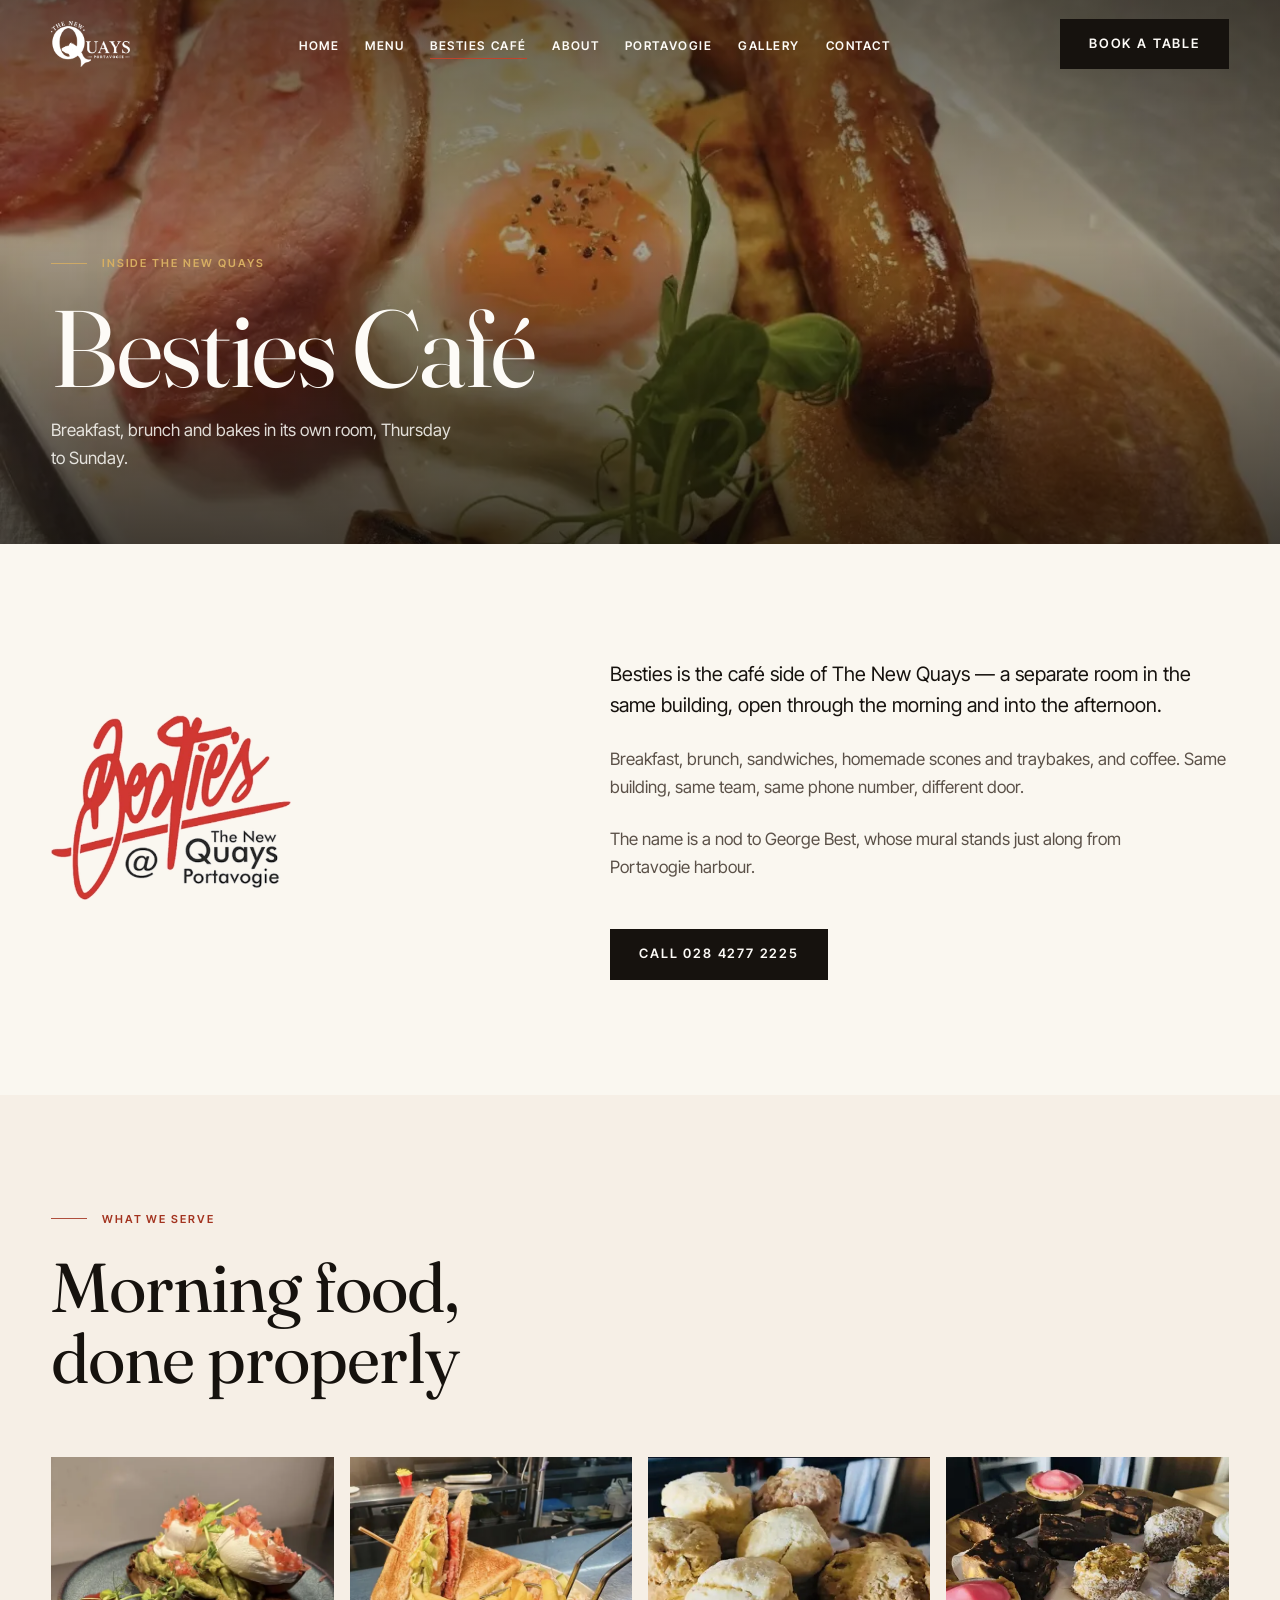
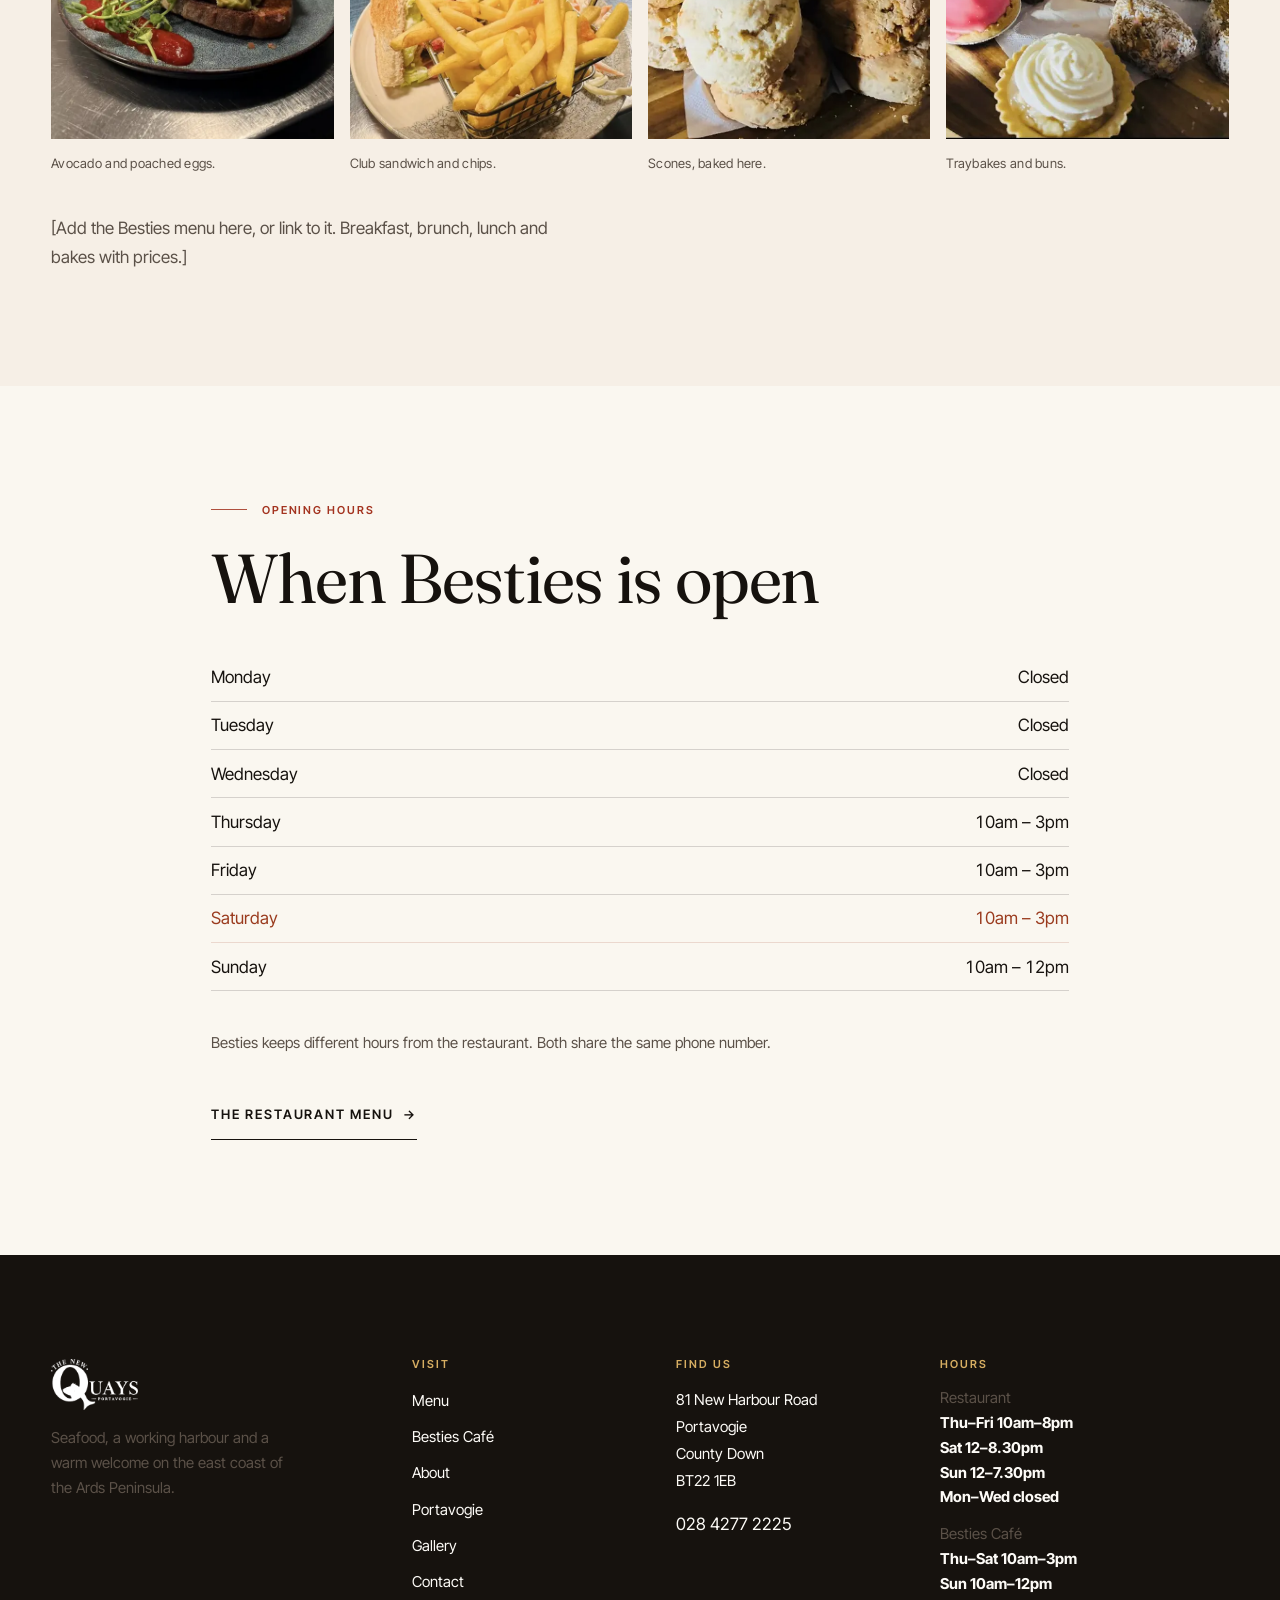
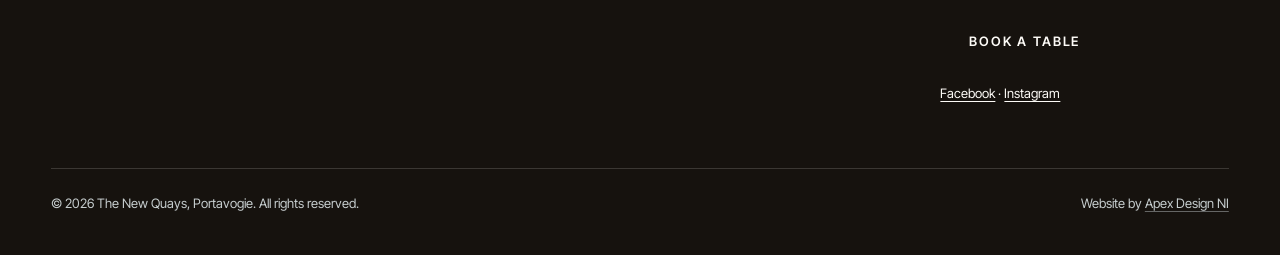
<file: besties.html>
<!DOCTYPE html>
<html lang="en-GB">
<head>
  <meta charset="utf-8">
  <meta name="viewport" content="width=device-width, initial-scale=1">
  <title>Besties Café | Breakfast, Brunch &amp; Coffee, Portavogie</title>
  <meta name="description" content="Besties Café at The New Quays, Portavogie — breakfast, brunch, scones and traybakes. Thursday to Saturday 10am–3pm, Sunday 10am–12pm.">
  <link rel="canonical" href="https://REPLACE-WITH-DOMAIN.co.uk/besties.html">
  <meta name="theme-color" content="#16120E">

  <meta property="og:type" content="website">
  <meta property="og:site_name" content="The New Quays, Portavogie">
  <meta property="og:locale" content="en_GB">
  <meta property="og:title" content="Besties Café | Breakfast, Brunch &amp; Coffee, Portavogie">
  <meta property="og:description" content="Besties Café at The New Quays, Portavogie — breakfast, brunch, scones and traybakes. Thursday to Saturday 10am–3pm, Sunday 10am–12pm.">
  <meta property="og:url" content="https://REPLACE-WITH-DOMAIN.co.uk/besties.html">
  <meta property="og:image" content="https://REPLACE-WITH-DOMAIN.co.uk/img/besties-fry.jpg">
  <meta property="og:image:alt" content="The New Quays, Portavogie">
  <meta name="twitter:card" content="summary_large_image">
  <meta name="twitter:title" content="Besties Café | Breakfast, Brunch &amp; Coffee, Portavogie">
  <meta name="twitter:description" content="Besties Café at The New Quays, Portavogie — breakfast, brunch, scones and traybakes. Thursday to Saturday 10am–3pm, Sunday 10am–12pm.">
  <meta name="twitter:image" content="https://REPLACE-WITH-DOMAIN.co.uk/img/besties-fry.jpg">

  <link rel="icon" href="img/logo-newquays.png" type="image/png">
  <link rel="apple-touch-icon" href="img/logo-newquays.png">

  <link rel="preconnect" href="https://fonts.googleapis.com">
  <link rel="preconnect" href="https://fonts.gstatic.com" crossorigin>
  <link rel="stylesheet" href="https://fonts.googleapis.com/css2?family=Fraunces:opsz,wght@9..144,300;9..144,400;9..144,500&family=Inter+Tight:wght@400;500;600&display=swap">
  <link rel="preload" as="image" href="img/besties-fry-1200.webp" type="image/webp" fetchpriority="high">
  <link rel="stylesheet" href="css/style.css?v=2">
  <script>document.documentElement.classList.add("js");</script>

  <script type="application/ld+json">{
  "@context": "https://schema.org",
  "@type": "Restaurant",
  "@id": "https://REPLACE-WITH-DOMAIN.co.uk/#restaurant",
  "name": "The New Quays",
  "alternateName": ["The Quays", "New Quays Portavogie"],
  "description": "Seafood restaurant and bar on the harbour road in Portavogie, County Down, Northern Ireland.",
  "url": "https://REPLACE-WITH-DOMAIN.co.uk/",
  "telephone": "+442842772225",
  "servesCuisine": ["Seafood", "Irish", "British"],
  "priceRange": "££",
  "currenciesAccepted": "GBP",
  "hasMenu": "https://REPLACE-WITH-DOMAIN.co.uk/menu.html",
  "acceptsReservations": "True",
  "openingHoursSpecification": [
    {"@type": "OpeningHoursSpecification", "dayOfWeek": ["Thursday","Friday"], "opens": "10:00", "closes": "20:00"},
    {"@type": "OpeningHoursSpecification", "dayOfWeek": "Saturday", "opens": "12:00", "closes": "20:30"},
    {"@type": "OpeningHoursSpecification", "dayOfWeek": "Sunday", "opens": "12:00", "closes": "19:30"}
  ],
  "sameAs": [
    "https://www.facebook.com/share/193uvcptFa/",
    "https://www.instagram.com/thenewquays"
  ],
  "award": "Knorr Recommended Roast 2026",
  "image": ["https://REPLACE-WITH-DOMAIN.co.uk/img/harbour-aerial.jpg", "https://REPLACE-WITH-DOMAIN.co.uk/img/exterior-terrace.jpg", "https://REPLACE-WITH-DOMAIN.co.uk/img/dish-mussels.jpg"],
  "address": {
    "@type": "PostalAddress",
    "streetAddress": "81 New Harbour Road",
    "addressLocality": "Portavogie",
    "addressRegion": "County Down",
    "postalCode": "BT22 1EB",
    "addressCountry": "GB"
  },
  "amenityFeature": [
    {"@type": "LocationFeatureSpecification", "name": "Free on-site parking", "value": true},
    {"@type": "LocationFeatureSpecification", "name": "Outdoor seating", "value": true},
    {"@type": "LocationFeatureSpecification", "name": "Dog friendly", "value": true}
  ],
  "department": {
    "@type": "CafeOrCoffeeShop",
    "@id": "https://REPLACE-WITH-DOMAIN.co.uk/besties.html#besties",
    "name": "Besties Café",
    "url": "https://REPLACE-WITH-DOMAIN.co.uk/besties.html",
    "telephone": "+442842772225",
    "servesCuisine": ["Breakfast", "Brunch", "Coffee"],
    "priceRange": "££",
    "address": {
      "@type": "PostalAddress",
      "streetAddress": "81 New Harbour Road",
      "addressLocality": "Portavogie",
      "addressRegion": "County Down",
      "postalCode": "BT22 1EB",
      "addressCountry": "GB"
    },
    "openingHoursSpecification": [
      {"@type": "OpeningHoursSpecification", "dayOfWeek": ["Thursday","Friday","Saturday"], "opens": "10:00", "closes": "15:00"},
      {"@type": "OpeningHoursSpecification", "dayOfWeek": "Sunday", "opens": "10:00", "closes": "12:00"}
    ]
  }
}</script>
  <script type="application/ld+json">{
  "@context": "https://schema.org",
  "@type": "BreadcrumbList",
  "itemListElement": [
    {"@type": "ListItem", "position": 1, "name": "Home", "item": "https://REPLACE-WITH-DOMAIN.co.uk/"},
    {"@type": "ListItem", "position": 2, "name": "Besties Café", "item": "https://REPLACE-WITH-DOMAIN.co.uk/besties.html"}
  ]
}</script>
</head>
<body class="besties-theme">
<a class="skip-link" href="#main">Skip to content</a>
<header class="site-header">
  <div class="site-header__inner">
    <a class="brand" href="index.html" aria-label="The New Quays, Portavogie — home">
      <img src="img/logo-newquays.webp" alt="The New Quays, Portavogie" width="1041" height="613">
    </a>
    <nav class="nav" aria-label="Primary"><ul><li><a href="index.html">Home</a></li><li><a href="menu.html">Menu</a></li><li><a href="besties.html" aria-current="page">Besties Café</a></li><li><a href="about.html">About</a></li><li><a href="portavogie.html">Portavogie</a></li><li><a href="gallery.html">Gallery</a></li><li><a href="contact.html">Contact</a></li></ul></nav>
    <div class="header-actions">
      <a class="btn btn--primary" href="tel:+442842772225" data-book>Book a table</a>
      <button class="nav-toggle" type="button" aria-expanded="false" aria-controls="mobile-nav">
        <span class="nav-toggle__bars" aria-hidden="true"></span>
        <span class="visually-hidden">Open menu</span>
      </button>
    </div>
  </div>
</header>

<div class="mobile-nav" id="mobile-nav" data-open="false" aria-hidden="true">
  <div class="mobile-nav__top">
    <img src="img/logo-newquays.webp" alt="" width="1041" height="613">
    <button class="mobile-nav__close" type="button"><span aria-hidden="true">&times;</span><span class="visually-hidden">Close menu</span></button>
  </div>
  <nav aria-label="Mobile"><ul><li><a class="mobile-nav__link" style="--i:0" href="index.html">Home</a></li><li><a class="mobile-nav__link" style="--i:1" href="menu.html">Menu</a></li><li><a class="mobile-nav__link" style="--i:2" href="besties.html" aria-current="page">Besties Café</a></li><li><a class="mobile-nav__link" style="--i:3" href="about.html">About</a></li><li><a class="mobile-nav__link" style="--i:4" href="portavogie.html">Portavogie</a></li><li><a class="mobile-nav__link" style="--i:5" href="gallery.html">Gallery</a></li><li><a class="mobile-nav__link" style="--i:6" href="contact.html">Contact</a></li></ul></nav>
  <div class="mobile-nav__foot">
    <p class="muted" style="font-size:.875rem">81 New Harbour Road, Portavogie, County Down BT22 1EB</p>
    <a class="btn btn--primary" href="tel:+442842772225" data-book>Book a table &middot; 028 4277 2225</a>
  </div>
</div>
<main id="main">

<section class="page-hero">
  <div class="page-hero__media"><picture><source type="image/webp" srcset="img/besties-fry-600.webp 600w, img/besties-fry-900.webp 900w, img/besties-fry-1200.webp 1200w, img/besties-fry-1271.webp 1271w" sizes="100vw"><img src="img/besties-fry.jpg" alt="A cooked breakfast with bacon, eggs, sausage, soda farl, mushrooms and beans" loading="eager" decoding="async" fetchpriority="high" width="1271" height="1680" class=""></picture></div>
  <div class="page-hero__inner wrap">
    <p class="eyebrow" style="color:var(--gold-lt)">Inside The New Quays</p>
    <h1>Besties Caf&eacute;</h1>
    <p>Breakfast, brunch and bakes in its own room, Thursday to Sunday.</p>
  </div>
</section>

<section class="section">
  <div class="wrap">
    <div class="split split--wide-text reveal">
      <div>
        <img class="besties-lockup" src="img/logo-besties.webp" alt="Besties Café at The New Quays, Portavogie" width="762" height="588" loading="lazy" decoding="async">
      </div>
      <div class="stack">
        <p class="lead">Besties is the caf&eacute; side of The New Quays &mdash; a separate room in the same building, open through the morning and into the afternoon.</p>
        <p class="muted">Breakfast, brunch, sandwiches, homemade scones and traybakes, and coffee. Same building, same team, same phone number, different door.</p>
        <p class="muted">The name is a nod to George Best, whose mural stands just along from Portavogie harbour.</p>
        <p><span class="status-pill" data-status="besties" hidden></span></p>
        <a class="btn btn--primary" href="tel:+442842772225" data-book>Call 028 4277 2225</a>
      </div>
    </div>
  </div>
</section>

<section class="section section--tint">
  <div class="wrap">
    <p class="eyebrow reveal">What we serve</p>
    <h2 class="reveal" style="max-width:18ch">Morning food, done properly</h2>
    <div class="gallery-grid mt-l reveal" style="grid-template-columns:repeat(2,1fr)">
      <figure class="fig"><picture><source type="image/webp" srcset="img/besties-avocado-600.webp 600w, img/besties-avocado-900.webp 900w, img/besties-avocado-1200.webp 1200w, img/besties-avocado-1284.webp 1284w" sizes="(min-width:52rem) 24vw, 45vw"><img src="img/besties-avocado.jpg" alt="Smashed avocado on sourdough with two poached eggs and tomato salsa" loading="lazy" decoding="async" width="1284" height="1648" class="" style="aspect-ratio:1/1;object-fit:cover"></picture><figcaption>Avocado and poached eggs.</figcaption></figure>
      <figure class="fig"><picture><source type="image/webp" srcset="img/besties-club-600.webp 600w, img/besties-club-900.webp 900w, img/besties-club-1200.webp 1200w, img/besties-club-1284.webp 1284w" sizes="(min-width:52rem) 24vw, 45vw"><img src="img/besties-club.jpg" alt="A toasted club sandwich with a basket of chips and coleslaw" loading="lazy" decoding="async" width="1284" height="1656" class="" style="aspect-ratio:1/1;object-fit:cover"></picture><figcaption>Club sandwich and chips.</figcaption></figure>
      <figure class="fig"><picture><source type="image/webp" srcset="img/besties-scones-600.webp 600w, img/besties-scones-900.webp 900w, img/besties-scones-1200.webp 1200w, img/besties-scones-1251.webp 1251w" sizes="(min-width:52rem) 24vw, 45vw"><img src="img/besties-scones.jpg" alt="A stack of freshly baked scones on a wooden board" loading="lazy" decoding="async" width="1251" height="849" class="" style="aspect-ratio:1/1;object-fit:cover"></picture><figcaption>Scones, baked here.</figcaption></figure>
      <figure class="fig"><picture><source type="image/webp" srcset="img/besties-traybakes-600.webp 600w, img/besties-traybakes-900.webp 900w, img/besties-traybakes-1200.webp 1200w, img/besties-traybakes-1246.webp 1246w" sizes="(min-width:52rem) 24vw, 45vw"><img src="img/besties-traybakes.jpg" alt="An assortment of traybakes and iced buns on a wooden board" loading="lazy" decoding="async" width="1246" height="900" class="" style="aspect-ratio:1/1;object-fit:cover"></picture><figcaption>Traybakes and buns.</figcaption></figure>
    </div>
    <p class="muted mt-m" style="max-width:52ch">[Add the Besties menu here, or link to it. Breakfast, brunch, lunch and bakes with prices.]</p>
  </div>
</section>

<section class="section">
  <div class="wrap wrap--narrow">
    <p class="eyebrow">Opening hours</p>
    <h2>When Besties is open</h2>
    <table class="hours-table mt-m">
      <caption class="visually-hidden">Besties Café opening hours</caption>
      <tbody>
        <tr data-day="1"><th scope="row">Monday</th><td>Closed</td></tr>
        <tr data-day="2"><th scope="row">Tuesday</th><td>Closed</td></tr>
        <tr data-day="3"><th scope="row">Wednesday</th><td>Closed</td></tr>
        <tr data-day="4"><th scope="row">Thursday</th><td>10am &ndash; 3pm</td></tr>
        <tr data-day="5"><th scope="row">Friday</th><td>10am &ndash; 3pm</td></tr>
        <tr data-day="6"><th scope="row">Saturday</th><td>10am &ndash; 3pm</td></tr>
        <tr data-day="0"><th scope="row">Sunday</th><td>10am &ndash; 12pm</td></tr>
      </tbody>
    </table>
    <p class="muted mt-m" style="font-size:.9375rem">Besties keeps different hours from the restaurant. Both share the same phone number.</p>
    <p class="mt-m"><a class="link-arrow" href="menu.html">The restaurant menu <span aria-hidden="true">&rarr;</span></a></p>
  </div>
</section>

</main>
<footer class="site-footer">
  <div class="wrap">
    <div class="footer-grid">
      <div>
        <img class="footer-logo" src="img/logo-newquays.webp" alt="The New Quays, Portavogie" width="1041" height="613">
        <p class="muted" style="font-size:.9375rem;max-width:26ch">Seafood, a working harbour and a warm welcome on the east coast of the Ards Peninsula.</p>
      </div>
      <div>
        <h2>Visit</h2>
        <ul>
          <li><a href="menu.html">Menu</a></li>
          <li><a href="besties.html">Besties Café</a></li>
          <li><a href="about.html">About</a></li>
          <li><a href="portavogie.html">Portavogie</a></li>
          <li><a href="gallery.html">Gallery</a></li>
          <li><a href="contact.html">Contact</a></li>
        </ul>
      </div>
      <div>
        <h3>Find us</h3>
        <address style="font-style:normal;font-size:.9375rem;line-height:1.8">
          81 New Harbour Road<br>Portavogie<br>County Down<br>BT22 1EB
        </address>
        <p style="margin-top:1rem"><a href="tel:+442842772225" style="text-decoration:none">028 4277 2225</a></p>
      </div>
      <div>
        <h3>Hours</h3>
        <p class="muted" style="font-size:.9375rem">Restaurant<br><strong style="color:var(--paper)">Thu&ndash;Fri 10am&ndash;8pm<br>Sat 12&ndash;8.30pm<br>Sun 12&ndash;7.30pm<br>Mon&ndash;Wed closed</strong></p>
        <p class="muted" style="font-size:.9375rem;margin-top:.75rem">Besties Café<br><strong style="color:var(--paper)">Thu&ndash;Sat 10am&ndash;3pm<br>Sun 10am&ndash;12pm</strong></p>
        <a class="btn btn--primary" style="margin-top:1.25rem" href="tel:+442842772225" data-book>Book a table</a>
        <p style="font-size:.8125rem;margin-top:1rem"><a href="https://www.facebook.com/share/193uvcptFa/" rel="noopener">Facebook</a> &middot; <a href="https://www.instagram.com/thenewquays" rel="noopener">Instagram</a></p>
      </div>
    </div>
    <div class="footer-bottom">
      <p>&copy; <span data-year>2026</span> The New Quays, Portavogie. All rights reserved.</p>
      <p class="credit">Website by <a href="https://apexdesignni.co.uk/" rel="noopener">Apex Design NI</a></p>
    </div>
  </div>
</footer>

<!-- Sticky mobile booking bar -->
<div class="book-bar" data-visible="false">
  <span class="book-bar__status status-pill" data-status="restaurant" hidden></span>
  <a class="btn" href="tel:+442842772225" data-book>Book a table &middot; 028 4277 2225</a>
</div>

<!-- Desktop booking panel: tel: links do nothing useful on a laptop,
     so the same button opens this instead. -->
<div class="modal" id="booking-panel" data-open="false" role="dialog" aria-modal="true" aria-labelledby="booking-panel-title">
  <button class="modal__btn modal__close" type="button" data-panel-close><span aria-hidden="true">&times;</span><span class="visually-hidden">Close</span></button>
  <div style="background:var(--paper);color:var(--ink);padding:clamp(2rem,5vw,3.5rem);max-width:34rem;width:100%;text-align:center">
    <p class="eyebrow eyebrow--center">Reservations</p>
    <h2 id="booking-panel-title" style="font-size:clamp(1.8rem,3.4vw,2.6rem)">Book by phone</h2>
    <p class="muted" style="margin-top:1rem">We take every reservation over the phone. Give us a ring and we&rsquo;ll find you a table.</p>
    <p style="font-family:var(--display);font-size:clamp(1.8rem,4vw,2.6rem);margin-top:1.5rem"><a href="tel:+442842772225" style="text-decoration:none">028 4277 2225</a></p>
    <p style="margin-top:.5rem"><span class="status-pill" data-status="restaurant" hidden></span></p>
    <p><button class="btn btn--ghost" type="button" data-copy-phone style="margin-top:1.25rem">Copy number</button></p>
    <p class="muted" style="font-size:.875rem;margin-top:1.5rem">Parties of 8 or more, a birthday, a dietary requirement or a dog &mdash; mention it when you ring and we&rsquo;ll be ready for you.</p>
  </div>
</div>

<script src="js/site-config.js?v=2"></script>
<script src="js/main.js?v=2" defer></script>
</body>
</html>
</file>
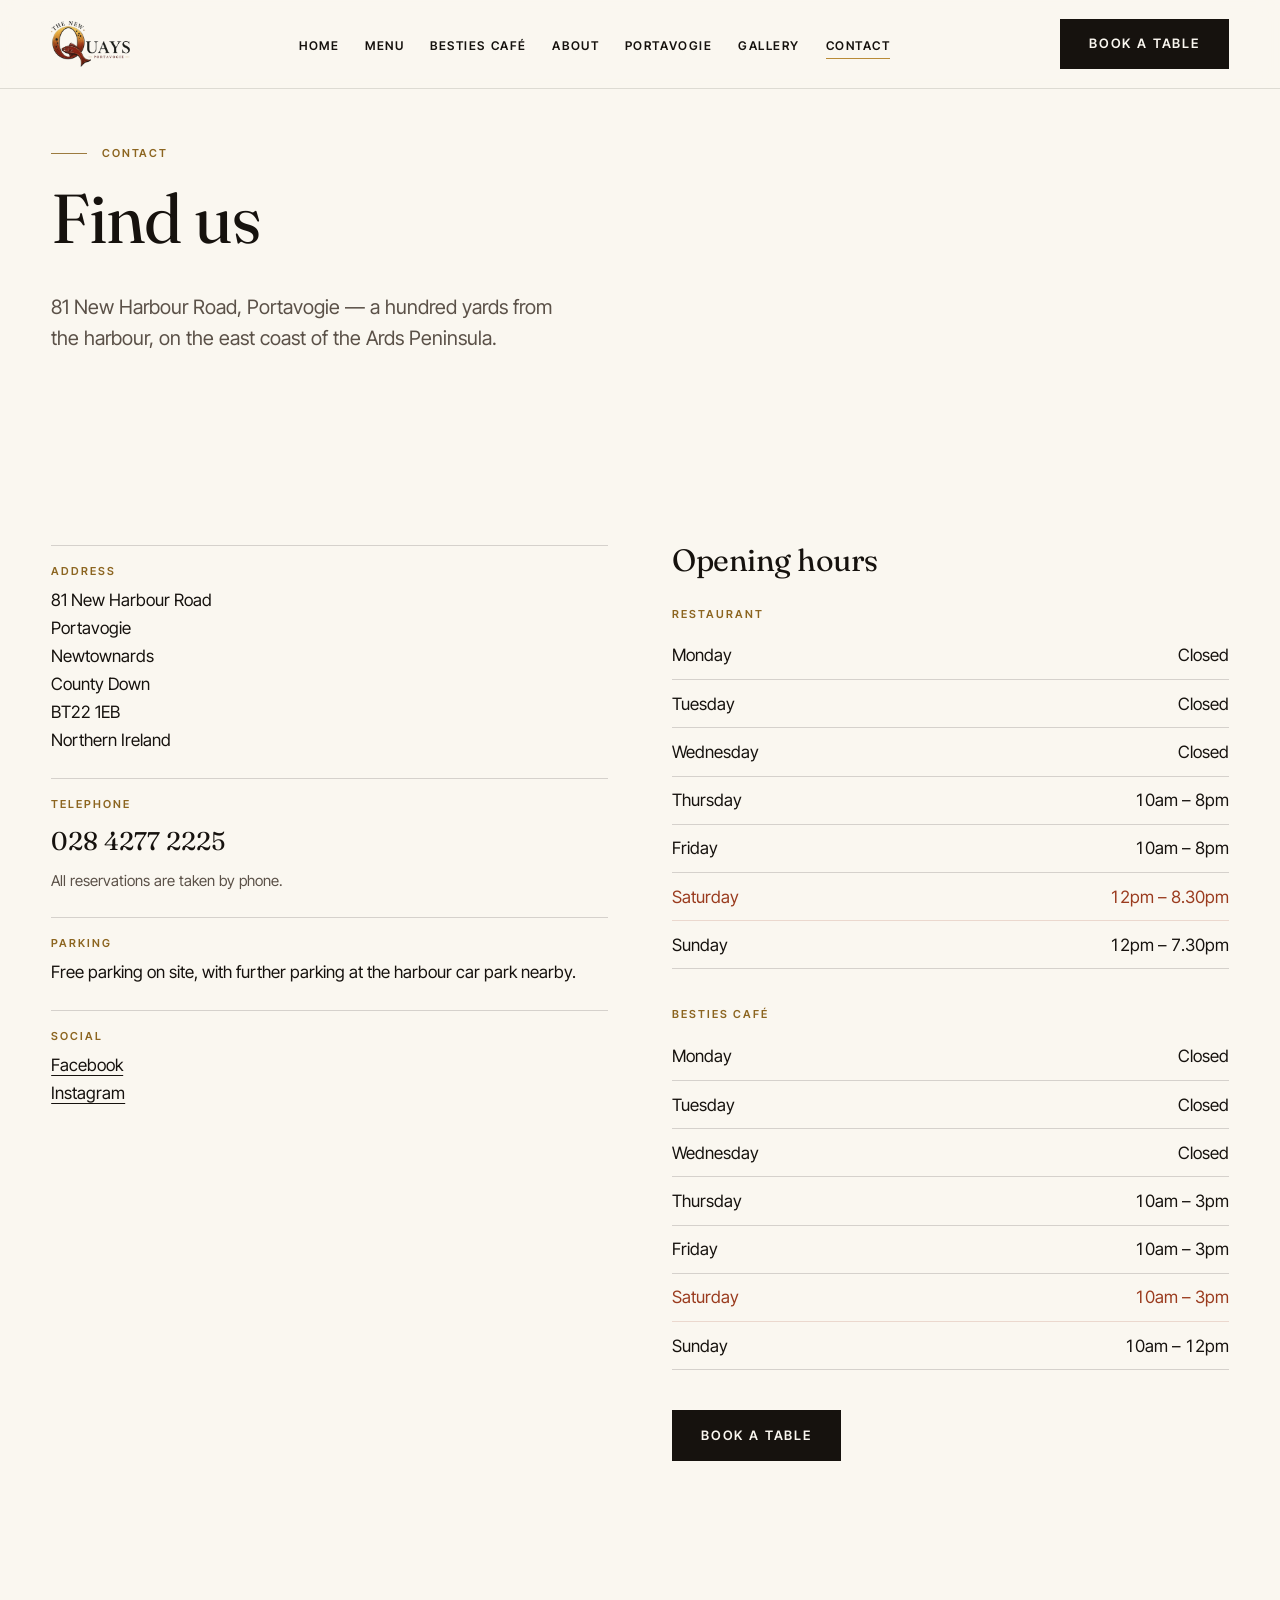
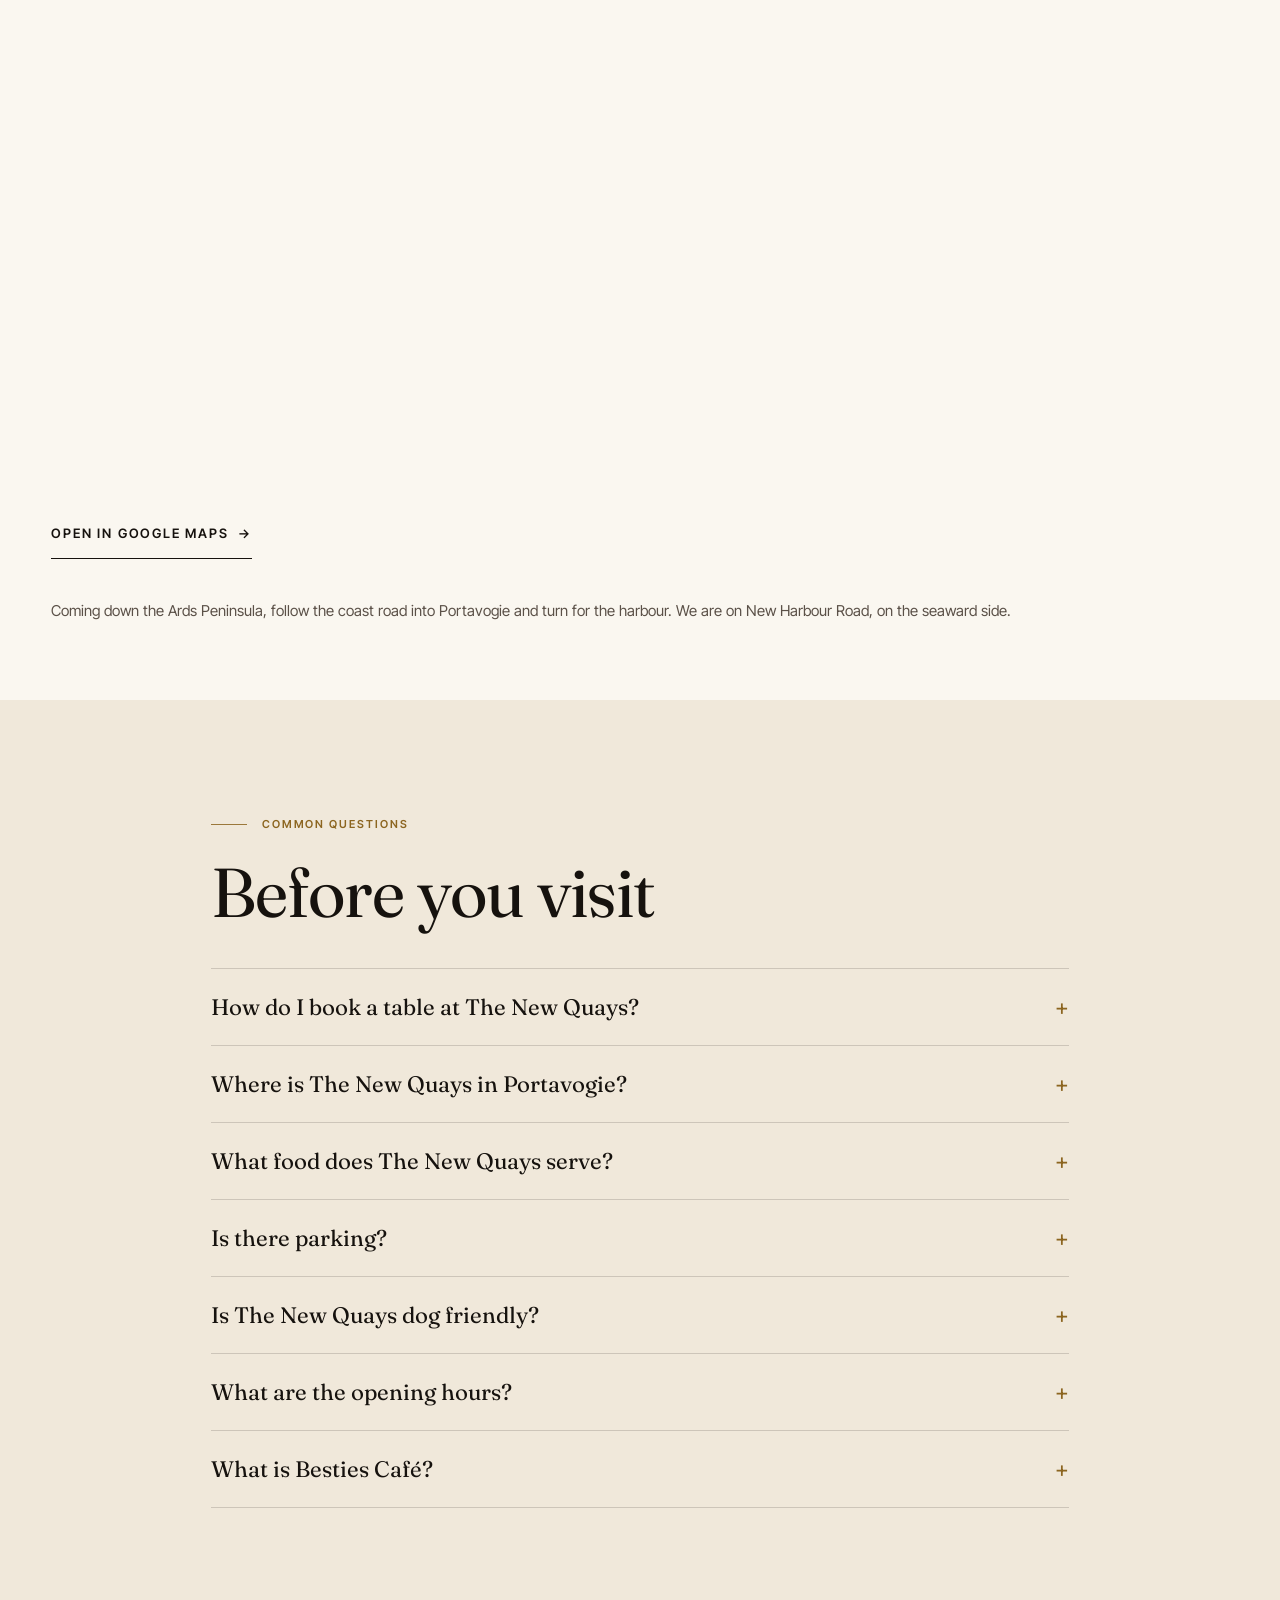
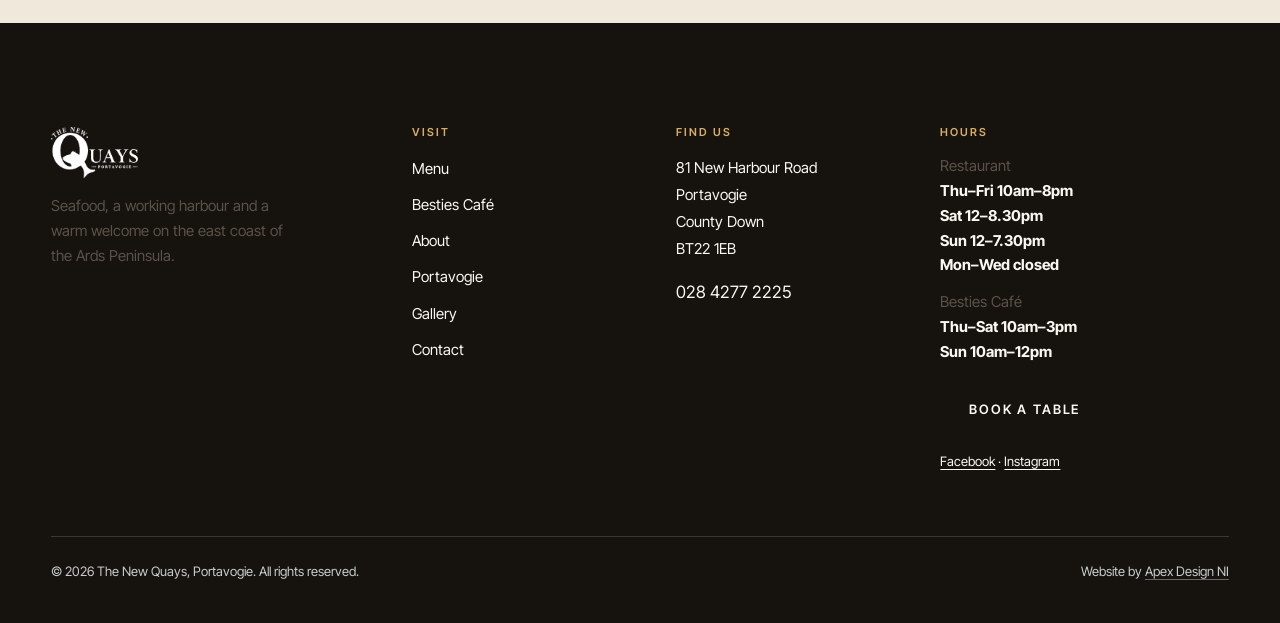
<file: contact.html>
<!DOCTYPE html>
<html lang="en-GB">
<head>
  <meta charset="utf-8">
  <meta name="viewport" content="width=device-width, initial-scale=1">
  <title>Contact &amp; Find Us | The New Quays, Portavogie, County Down</title>
  <meta name="description" content="Contact The New Quays, Portavogie. 81 New Harbour Road, BT22 1EB. Book a table by phone on 028 4277 2225. Directions, parking and opening hours.">
  <link rel="canonical" href="https://REPLACE-WITH-DOMAIN.co.uk/contact.html">
  <meta name="theme-color" content="#16120E">

  <meta property="og:type" content="website">
  <meta property="og:site_name" content="The New Quays, Portavogie">
  <meta property="og:locale" content="en_GB">
  <meta property="og:title" content="Contact &amp; Find Us | The New Quays, Portavogie, County Down">
  <meta property="og:description" content="Contact The New Quays, Portavogie. 81 New Harbour Road, BT22 1EB. Book a table by phone on 028 4277 2225. Directions, parking and opening hours.">
  <meta property="og:url" content="https://REPLACE-WITH-DOMAIN.co.uk/contact.html">
  <meta property="og:image" content="https://REPLACE-WITH-DOMAIN.co.uk/img/exterior-dusk.jpg">
  <meta property="og:image:alt" content="The New Quays, Portavogie">
  <meta name="twitter:card" content="summary_large_image">
  <meta name="twitter:title" content="Contact &amp; Find Us | The New Quays, Portavogie, County Down">
  <meta name="twitter:description" content="Contact The New Quays, Portavogie. 81 New Harbour Road, BT22 1EB. Book a table by phone on 028 4277 2225. Directions, parking and opening hours.">
  <meta name="twitter:image" content="https://REPLACE-WITH-DOMAIN.co.uk/img/exterior-dusk.jpg">

  <link rel="icon" href="img/logo-newquays.png" type="image/png">
  <link rel="apple-touch-icon" href="img/logo-newquays.png">

  <link rel="preconnect" href="https://fonts.googleapis.com">
  <link rel="preconnect" href="https://fonts.gstatic.com" crossorigin>
  <link rel="stylesheet" href="https://fonts.googleapis.com/css2?family=Fraunces:opsz,wght@9..144,300;9..144,400;9..144,500&family=Inter+Tight:wght@400;500;600&display=swap">
  <link rel="preload" as="image" href="img/exterior-dusk-1200.webp" type="image/webp" fetchpriority="high">
  <link rel="stylesheet" href="css/style.css?v=2">
  <script>document.documentElement.classList.add("js");</script>

  <script type="application/ld+json">{
  "@context": "https://schema.org",
  "@type": "Restaurant",
  "@id": "https://REPLACE-WITH-DOMAIN.co.uk/#restaurant",
  "name": "The New Quays",
  "alternateName": ["The Quays", "New Quays Portavogie"],
  "description": "Seafood restaurant and bar on the harbour road in Portavogie, County Down, Northern Ireland.",
  "url": "https://REPLACE-WITH-DOMAIN.co.uk/",
  "telephone": "+442842772225",
  "servesCuisine": ["Seafood", "Irish", "British"],
  "priceRange": "££",
  "currenciesAccepted": "GBP",
  "hasMenu": "https://REPLACE-WITH-DOMAIN.co.uk/menu.html",
  "acceptsReservations": "True",
  "openingHoursSpecification": [
    {"@type": "OpeningHoursSpecification", "dayOfWeek": ["Thursday","Friday"], "opens": "10:00", "closes": "20:00"},
    {"@type": "OpeningHoursSpecification", "dayOfWeek": "Saturday", "opens": "12:00", "closes": "20:30"},
    {"@type": "OpeningHoursSpecification", "dayOfWeek": "Sunday", "opens": "12:00", "closes": "19:30"}
  ],
  "sameAs": [
    "https://www.facebook.com/share/193uvcptFa/",
    "https://www.instagram.com/thenewquays"
  ],
  "award": "Knorr Recommended Roast 2026",
  "image": ["https://REPLACE-WITH-DOMAIN.co.uk/img/harbour-aerial.jpg", "https://REPLACE-WITH-DOMAIN.co.uk/img/exterior-terrace.jpg", "https://REPLACE-WITH-DOMAIN.co.uk/img/dish-mussels.jpg"],
  "address": {
    "@type": "PostalAddress",
    "streetAddress": "81 New Harbour Road",
    "addressLocality": "Portavogie",
    "addressRegion": "County Down",
    "postalCode": "BT22 1EB",
    "addressCountry": "GB"
  },
  "amenityFeature": [
    {"@type": "LocationFeatureSpecification", "name": "Free on-site parking", "value": true},
    {"@type": "LocationFeatureSpecification", "name": "Outdoor seating", "value": true},
    {"@type": "LocationFeatureSpecification", "name": "Dog friendly", "value": true}
  ],
  "department": {
    "@type": "CafeOrCoffeeShop",
    "@id": "https://REPLACE-WITH-DOMAIN.co.uk/besties.html#besties",
    "name": "Besties Café",
    "url": "https://REPLACE-WITH-DOMAIN.co.uk/besties.html",
    "telephone": "+442842772225",
    "servesCuisine": ["Breakfast", "Brunch", "Coffee"],
    "priceRange": "££",
    "address": {
      "@type": "PostalAddress",
      "streetAddress": "81 New Harbour Road",
      "addressLocality": "Portavogie",
      "addressRegion": "County Down",
      "postalCode": "BT22 1EB",
      "addressCountry": "GB"
    },
    "openingHoursSpecification": [
      {"@type": "OpeningHoursSpecification", "dayOfWeek": ["Thursday","Friday","Saturday"], "opens": "10:00", "closes": "15:00"},
      {"@type": "OpeningHoursSpecification", "dayOfWeek": "Sunday", "opens": "10:00", "closes": "12:00"}
    ]
  }
}</script>
  <script type="application/ld+json">{
  "@context": "https://schema.org",
  "@type": "FAQPage",
  "mainEntity": [
    {"@type": "Question", "name": "How do I book a table at The New Quays?",
     "acceptedAnswer": {"@type": "Answer", "text": "Tables at The New Quays are booked by telephone on 028 4277 2225. There is no online booking system at present. For parties of eight or more, or for a special occasion, mention it when you call."}},
    {"@type": "Question", "name": "Where is The New Quays in Portavogie?",
     "acceptedAnswer": {"@type": "Answer", "text": "The New Quays is at 81 New Harbour Road, Portavogie, County Down, BT22 1EB, Northern Ireland — about a hundred yards from Portavogie harbour, on the east coast of the Ards Peninsula."}},
    {"@type": "Question", "name": "What food does The New Quays serve?",
     "acceptedAnswer": {"@type": "Answer", "text": "The New Quays is a seafood restaurant and bar. The menu features local seafood including the Portavogie prawn, along with grills, a children's menu, vegetarian options and a Sunday roast, which was recognised with a Knorr Recommended Roast 2026 award."}},
    {"@type": "Question", "name": "Does The New Quays serve seafood?",
     "acceptedAnswer": {"@type": "Answer", "text": "Yes. Seafood is the focus of the menu. Portavogie is a working fishing port known for prawns and herring, and the restaurant sits about a hundred yards from the harbour."}},
    {"@type": "Question", "name": "Is there parking at The New Quays?",
     "acceptedAnswer": {"@type": "Answer", "text": "Yes, there is free parking on site at 81 New Harbour Road, and further parking at the harbour car park nearby."}},
    {"@type": "Question", "name": "Is The New Quays dog friendly?",
     "acceptedAnswer": {"@type": "Answer", "text": "Yes. Dogs are welcome, and there is outdoor seating on the terrace. Mention your dog when you ring so we can seat you appropriately."}},
    {"@type": "Question", "name": "What is Besties Cafe?",
     "acceptedAnswer": {"@type": "Answer", "text": "Besties Café is the daytime café inside The New Quays, in its own room in the same building. It serves breakfast, brunch, sandwiches, scones and traybakes, and is open Thursday to Saturday 10am to 3pm and Sunday 10am to 12pm. It shares the same phone number, 028 4277 2225."}}
  ]
}</script>
  <script type="application/ld+json">{
  "@context": "https://schema.org",
  "@type": "BreadcrumbList",
  "itemListElement": [
    {"@type": "ListItem", "position": 1, "name": "Home", "item": "https://REPLACE-WITH-DOMAIN.co.uk/"},
    {"@type": "ListItem", "position": 2, "name": "Contact", "item": "https://REPLACE-WITH-DOMAIN.co.uk/contact.html"}
  ]
}</script>
</head>
<body>
<a class="skip-link" href="#main">Skip to content</a>
<header class="site-header site-header--solid">
  <div class="site-header__inner">
    <a class="brand" href="index.html" aria-label="The New Quays, Portavogie — home">
      <img src="img/logo-newquays.webp" alt="The New Quays, Portavogie" width="1041" height="613">
    </a>
    <nav class="nav" aria-label="Primary"><ul><li><a href="index.html">Home</a></li><li><a href="menu.html">Menu</a></li><li><a href="besties.html">Besties Café</a></li><li><a href="about.html">About</a></li><li><a href="portavogie.html">Portavogie</a></li><li><a href="gallery.html">Gallery</a></li><li><a href="contact.html" aria-current="page">Contact</a></li></ul></nav>
    <div class="header-actions">
      <a class="btn btn--primary" href="tel:+442842772225" data-book>Book a table</a>
      <button class="nav-toggle" type="button" aria-expanded="false" aria-controls="mobile-nav">
        <span class="nav-toggle__bars" aria-hidden="true"></span>
        <span class="visually-hidden">Open menu</span>
      </button>
    </div>
  </div>
</header>

<div class="mobile-nav" id="mobile-nav" data-open="false" aria-hidden="true">
  <div class="mobile-nav__top">
    <img src="img/logo-newquays.webp" alt="" width="1041" height="613">
    <button class="mobile-nav__close" type="button"><span aria-hidden="true">&times;</span><span class="visually-hidden">Close menu</span></button>
  </div>
  <nav aria-label="Mobile"><ul><li><a class="mobile-nav__link" style="--i:0" href="index.html">Home</a></li><li><a class="mobile-nav__link" style="--i:1" href="menu.html">Menu</a></li><li><a class="mobile-nav__link" style="--i:2" href="besties.html">Besties Café</a></li><li><a class="mobile-nav__link" style="--i:3" href="about.html">About</a></li><li><a class="mobile-nav__link" style="--i:4" href="portavogie.html">Portavogie</a></li><li><a class="mobile-nav__link" style="--i:5" href="gallery.html">Gallery</a></li><li><a class="mobile-nav__link" style="--i:6" href="contact.html" aria-current="page">Contact</a></li></ul></nav>
  <div class="mobile-nav__foot">
    <p class="muted" style="font-size:.875rem">81 New Harbour Road, Portavogie, County Down BT22 1EB</p>
    <a class="btn btn--primary" href="tel:+442842772225" data-book>Book a table &middot; 028 4277 2225</a>
  </div>
</div>
<main id="main">

<section class="section" style="padding-top:calc(var(--header-h) + 3.5rem)">
  <div class="wrap">
    <p class="eyebrow">Contact</p>
    <h1 style="font-size:var(--fs-display-2);max-width:12ch">Find us</h1>
    <p class="lead muted mt-m" style="max-width:46ch">81 New Harbour Road, Portavogie &mdash; a hundred yards from the harbour, on the east coast of the Ards Peninsula.</p>
  </div>
</section>

<section class="section--tight">
  <div class="wrap">
    <div class="split" style="align-items:start">
      <div>
        <dl class="info-list">
          <div>
            <dt>Address</dt>
            <dd><address style="font-style:normal">81 New Harbour Road<br>Portavogie<br>Newtownards<br>County Down<br>BT22 1EB<br>Northern Ireland</address></dd>
          </div>
          <div>
            <dt>Telephone</dt>
            <dd style="font-family:var(--display);font-size:1.6rem"><a href="tel:+442842772225" style="text-decoration:none">028 4277 2225</a></dd>
            <dd class="muted" style="font-size:.9375rem;margin-top:.35rem">All reservations are taken by phone.</dd>
          </div>
          <div>
            <dt>Parking</dt>
            <dd>Free parking on site, with further parking at the harbour car park nearby.</dd>
          </div>
          <div>
            <dt>Social</dt>
            <dd><a href="https://www.facebook.com/share/193uvcptFa/" rel="noopener">Facebook</a><br>
                <a href="https://www.instagram.com/thenewquays" rel="noopener">Instagram</a></dd>
          </div>
        </dl>
      </div>

      <div>
        <h2 style="font-size:clamp(1.4rem,2.4vw,2rem)">Opening hours</h2>

        <h3 style="font-family:var(--sans);font-size:var(--fs-label);letter-spacing:.18em;text-transform:uppercase;color:var(--gold-dk);font-weight:600;margin-top:2rem">Restaurant</h3>
        <p style="margin-top:.75rem"><span class="status-pill" data-status="restaurant" hidden></span></p>
        <table class="hours-table" style="margin-top:.75rem">
          <caption class="visually-hidden">Restaurant opening hours</caption>
          <tbody>
            <tr data-day="1"><th scope="row">Monday</th><td>Closed</td></tr>
            <tr data-day="2"><th scope="row">Tuesday</th><td>Closed</td></tr>
            <tr data-day="3"><th scope="row">Wednesday</th><td>Closed</td></tr>
            <tr data-day="4"><th scope="row">Thursday</th><td>10am &ndash; 8pm</td></tr>
            <tr data-day="5"><th scope="row">Friday</th><td>10am &ndash; 8pm</td></tr>
            <tr data-day="6"><th scope="row">Saturday</th><td>12pm &ndash; 8.30pm</td></tr>
            <tr data-day="0"><th scope="row">Sunday</th><td>12pm &ndash; 7.30pm</td></tr>
          </tbody>
        </table>

        <h3 style="font-family:var(--sans);font-size:var(--fs-label);letter-spacing:.18em;text-transform:uppercase;color:var(--gold-dk);font-weight:600;margin-top:2.5rem">Besties Caf&eacute;</h3>
        <p style="margin-top:.75rem"><span class="status-pill" data-status="besties" hidden></span></p>
        <table class="hours-table" style="margin-top:.75rem">
          <caption class="visually-hidden">Besties Café opening hours</caption>
          <tbody>
            <tr data-day="1"><th scope="row">Monday</th><td>Closed</td></tr>
            <tr data-day="2"><th scope="row">Tuesday</th><td>Closed</td></tr>
            <tr data-day="3"><th scope="row">Wednesday</th><td>Closed</td></tr>
            <tr data-day="4"><th scope="row">Thursday</th><td>10am &ndash; 3pm</td></tr>
            <tr data-day="5"><th scope="row">Friday</th><td>10am &ndash; 3pm</td></tr>
            <tr data-day="6"><th scope="row">Saturday</th><td>10am &ndash; 3pm</td></tr>
            <tr data-day="0"><th scope="row">Sunday</th><td>10am &ndash; 12pm</td></tr>
          </tbody>
        </table>

        <p class="mt-m"><a class="btn btn--primary" href="tel:+442842772225" data-book>Book a table</a></p>
      </div>
    </div>
  </div>
</section>

<section class="section--tight">
  <div class="wrap">
    <h2 class="visually-hidden">Map</h2>
    <iframe
      title="Map showing The New Quays, 81 New Harbour Road, Portavogie BT22 1EB"
      src="https://maps.google.com/maps?q=81%20New%20Harbour%20Road%2C%20Portavogie%2C%20BT22%201EB&amp;z=15&amp;output=embed"
      width="100%" height="460" style="border:0;display:block" loading="lazy"
      referrerpolicy="no-referrer-when-downgrade"
      allowfullscreen></iframe>
    <p class="mt-m"><a class="link-arrow" href="https://www.google.com/maps/search/?api=1&amp;query=81+New+Harbour+Road+Portavogie+BT22+1EB" rel="noopener">Open in Google Maps <span aria-hidden="true">&rarr;</span></a></p>
    <p class="muted mt-m" style="font-size:.9375rem">Coming down the Ards Peninsula, follow the coast road into Portavogie and turn for the harbour. We are on New Harbour Road, on the seaward side.</p>
  </div>
</section>

<section class="section section--tint">
  <div class="wrap wrap--narrow">
    <p class="eyebrow">Common questions</p>
    <h2>Before you visit</h2>
    <div class="faq mt-m">
      <details><summary>How do I book a table at The New Quays?</summary><div><p>Tables are booked by telephone on <a href="tel:+442842772225">028 4277 2225</a>. There is no online booking system at present. If you are eight or more, celebrating something, bringing a dog or have a dietary requirement, mention it when you ring and we will be ready for you.</p></div></details>
      <details><summary>Where is The New Quays in Portavogie?</summary><div><p>81 New Harbour Road, Portavogie, County Down, BT22 1EB &mdash; about a hundred yards from Portavogie harbour, on the east coast of the Ards Peninsula.</p></div></details>
      <details><summary>What food does The New Quays serve?</summary><div><p>Seafood is the focus, including the Portavogie prawn landed by the local fleet. Alongside it there are grills, a children&rsquo;s menu, vegetarian options and a Sunday roast, which received a Knorr Recommended Roast 2026 award. See the <a href="menu.html">full menu</a>.</p></div></details>
      <details><summary>Is there parking?</summary><div><p>Yes &mdash; free parking on site, with further parking at the harbour car park a short walk away.</p></div></details>
      <details><summary>Is The New Quays dog friendly?</summary><div><p>Yes. Dogs are welcome and there is outdoor seating on the terrace. Let us know when you ring.</p></div></details>
      <details><summary>What are the opening hours?</summary><div><p>The restaurant opens Thursday and Friday 10am&ndash;8pm, Saturday 12pm&ndash;8.30pm and Sunday 12pm&ndash;7.30pm. It is closed Monday to Wednesday. Besties Caf&eacute; opens Thursday to Saturday 10am&ndash;3pm and Sunday 10am&ndash;12pm.</p></div></details>
      <details><summary>What is Besties Caf&eacute;?</summary><div><p>Besties is our caf&eacute;, in its own room inside the same building. It serves breakfast, brunch, sandwiches, scones and traybakes, and shares our phone number. <a href="besties.html">More about Besties</a>.</p></div></details>
    </div>
  </div>
</section>

</main>
<footer class="site-footer">
  <div class="wrap">
    <div class="footer-grid">
      <div>
        <img class="footer-logo" src="img/logo-newquays.webp" alt="The New Quays, Portavogie" width="1041" height="613">
        <p class="muted" style="font-size:.9375rem;max-width:26ch">Seafood, a working harbour and a warm welcome on the east coast of the Ards Peninsula.</p>
      </div>
      <div>
        <h2>Visit</h2>
        <ul>
          <li><a href="menu.html">Menu</a></li>
          <li><a href="besties.html">Besties Café</a></li>
          <li><a href="about.html">About</a></li>
          <li><a href="portavogie.html">Portavogie</a></li>
          <li><a href="gallery.html">Gallery</a></li>
          <li><a href="contact.html">Contact</a></li>
        </ul>
      </div>
      <div>
        <h3>Find us</h3>
        <address style="font-style:normal;font-size:.9375rem;line-height:1.8">
          81 New Harbour Road<br>Portavogie<br>County Down<br>BT22 1EB
        </address>
        <p style="margin-top:1rem"><a href="tel:+442842772225" style="text-decoration:none">028 4277 2225</a></p>
      </div>
      <div>
        <h3>Hours</h3>
        <p class="muted" style="font-size:.9375rem">Restaurant<br><strong style="color:var(--paper)">Thu&ndash;Fri 10am&ndash;8pm<br>Sat 12&ndash;8.30pm<br>Sun 12&ndash;7.30pm<br>Mon&ndash;Wed closed</strong></p>
        <p class="muted" style="font-size:.9375rem;margin-top:.75rem">Besties Café<br><strong style="color:var(--paper)">Thu&ndash;Sat 10am&ndash;3pm<br>Sun 10am&ndash;12pm</strong></p>
        <a class="btn btn--primary" style="margin-top:1.25rem" href="tel:+442842772225" data-book>Book a table</a>
        <p style="font-size:.8125rem;margin-top:1rem"><a href="https://www.facebook.com/share/193uvcptFa/" rel="noopener">Facebook</a> &middot; <a href="https://www.instagram.com/thenewquays" rel="noopener">Instagram</a></p>
      </div>
    </div>
    <div class="footer-bottom">
      <p>&copy; <span data-year>2026</span> The New Quays, Portavogie. All rights reserved.</p>
      <p class="credit">Website by <a href="https://apexdesignni.co.uk/" rel="noopener">Apex Design NI</a></p>
    </div>
  </div>
</footer>

<!-- Sticky mobile booking bar -->
<div class="book-bar" data-visible="false">
  <span class="book-bar__status status-pill" data-status="restaurant" hidden></span>
  <a class="btn" href="tel:+442842772225" data-book>Book a table &middot; 028 4277 2225</a>
</div>

<!-- Desktop booking panel: tel: links do nothing useful on a laptop,
     so the same button opens this instead. -->
<div class="modal" id="booking-panel" data-open="false" role="dialog" aria-modal="true" aria-labelledby="booking-panel-title">
  <button class="modal__btn modal__close" type="button" data-panel-close><span aria-hidden="true">&times;</span><span class="visually-hidden">Close</span></button>
  <div style="background:var(--paper);color:var(--ink);padding:clamp(2rem,5vw,3.5rem);max-width:34rem;width:100%;text-align:center">
    <p class="eyebrow eyebrow--center">Reservations</p>
    <h2 id="booking-panel-title" style="font-size:clamp(1.8rem,3.4vw,2.6rem)">Book by phone</h2>
    <p class="muted" style="margin-top:1rem">We take every reservation over the phone. Give us a ring and we&rsquo;ll find you a table.</p>
    <p style="font-family:var(--display);font-size:clamp(1.8rem,4vw,2.6rem);margin-top:1.5rem"><a href="tel:+442842772225" style="text-decoration:none">028 4277 2225</a></p>
    <p style="margin-top:.5rem"><span class="status-pill" data-status="restaurant" hidden></span></p>
    <p><button class="btn btn--ghost" type="button" data-copy-phone style="margin-top:1.25rem">Copy number</button></p>
    <p class="muted" style="font-size:.875rem;margin-top:1.5rem">Parties of 8 or more, a birthday, a dietary requirement or a dog &mdash; mention it when you ring and we&rsquo;ll be ready for you.</p>
  </div>
</div>

<script src="js/site-config.js?v=2"></script>
<script src="js/main.js?v=2" defer></script>
</body>
</html>
</file>
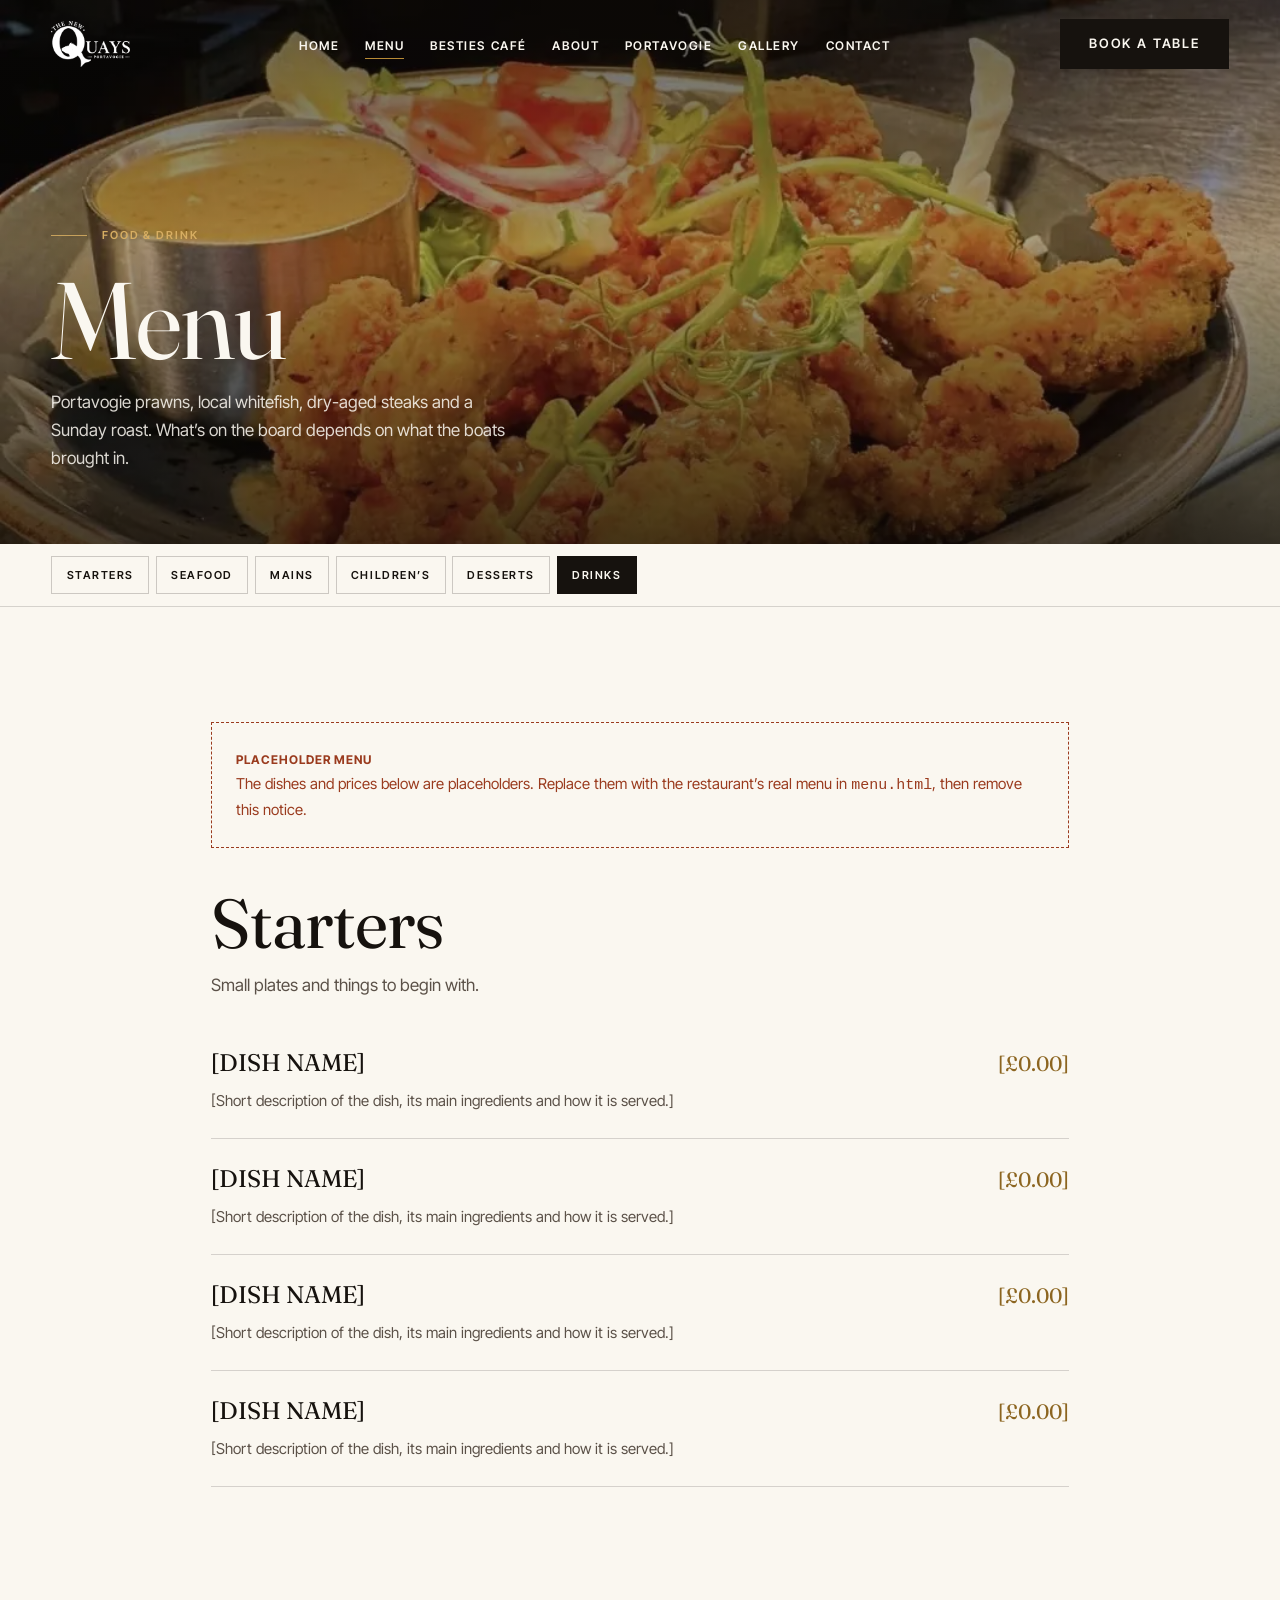
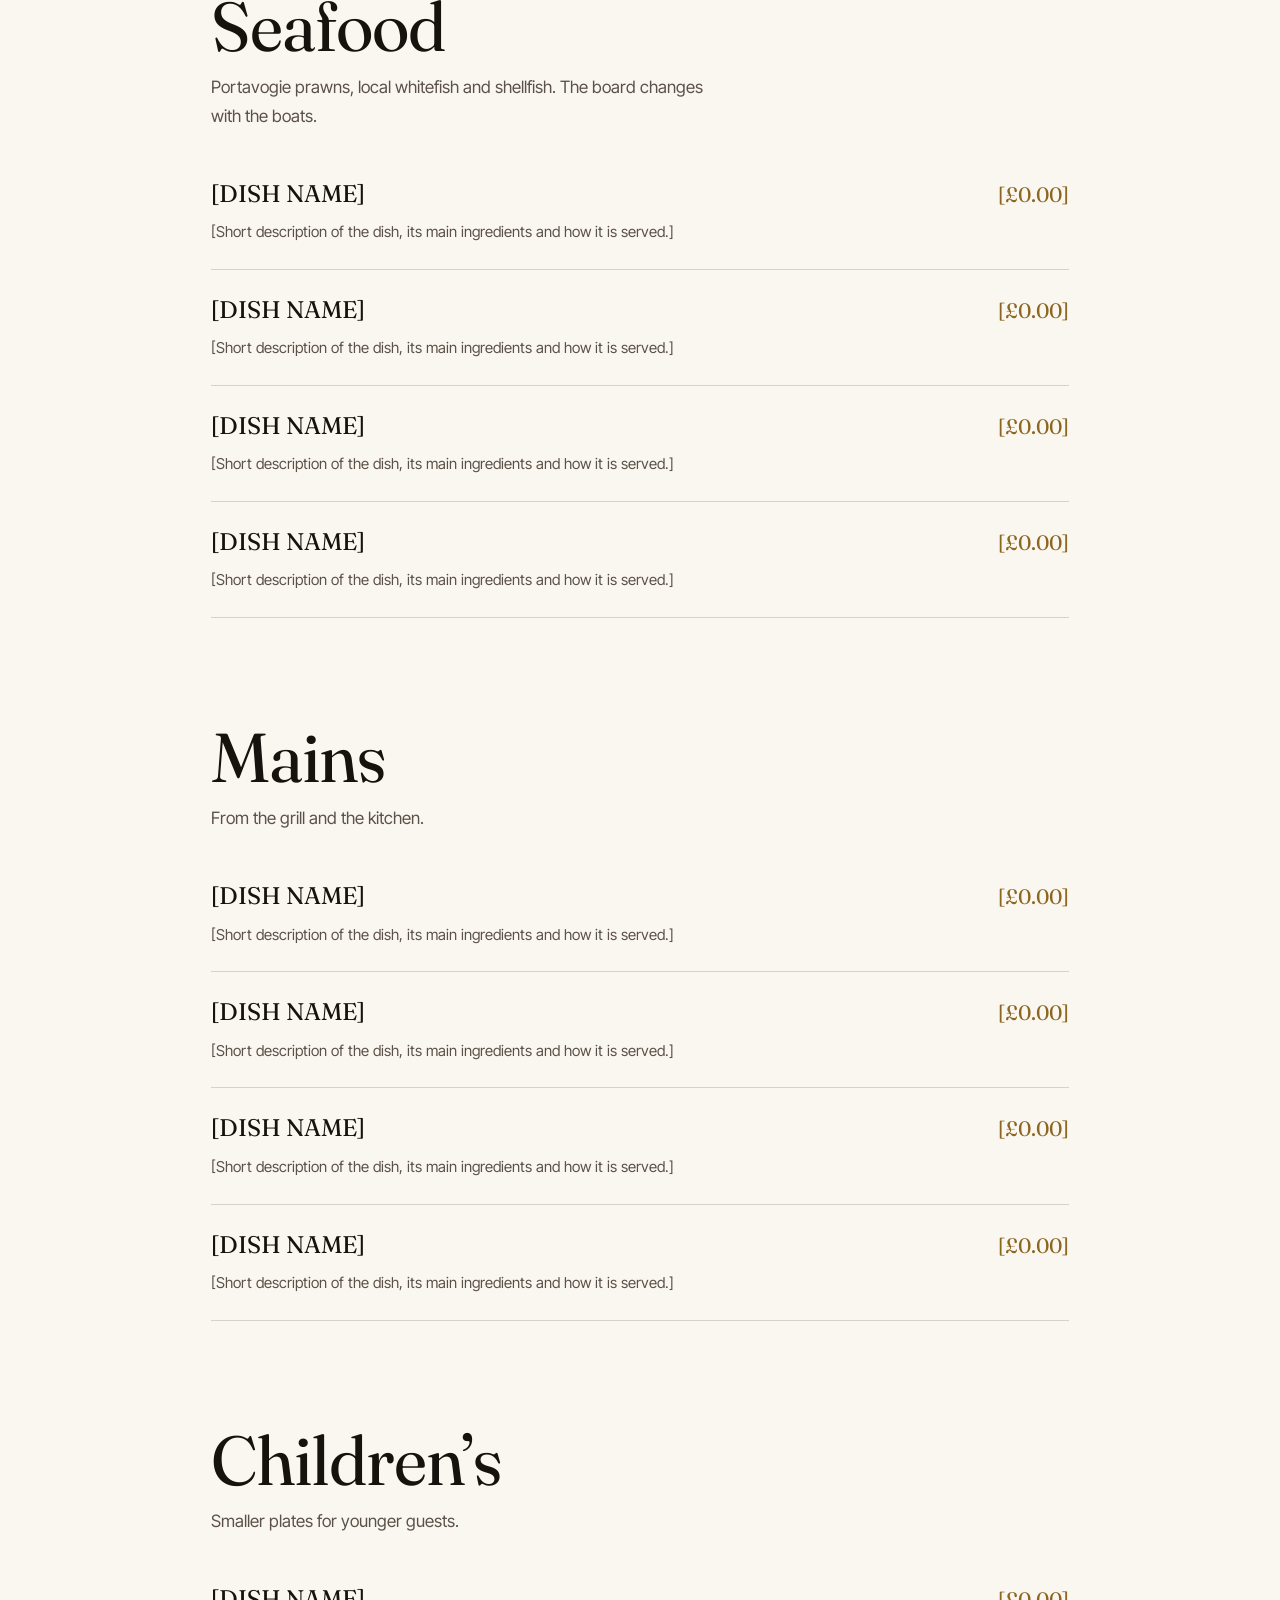
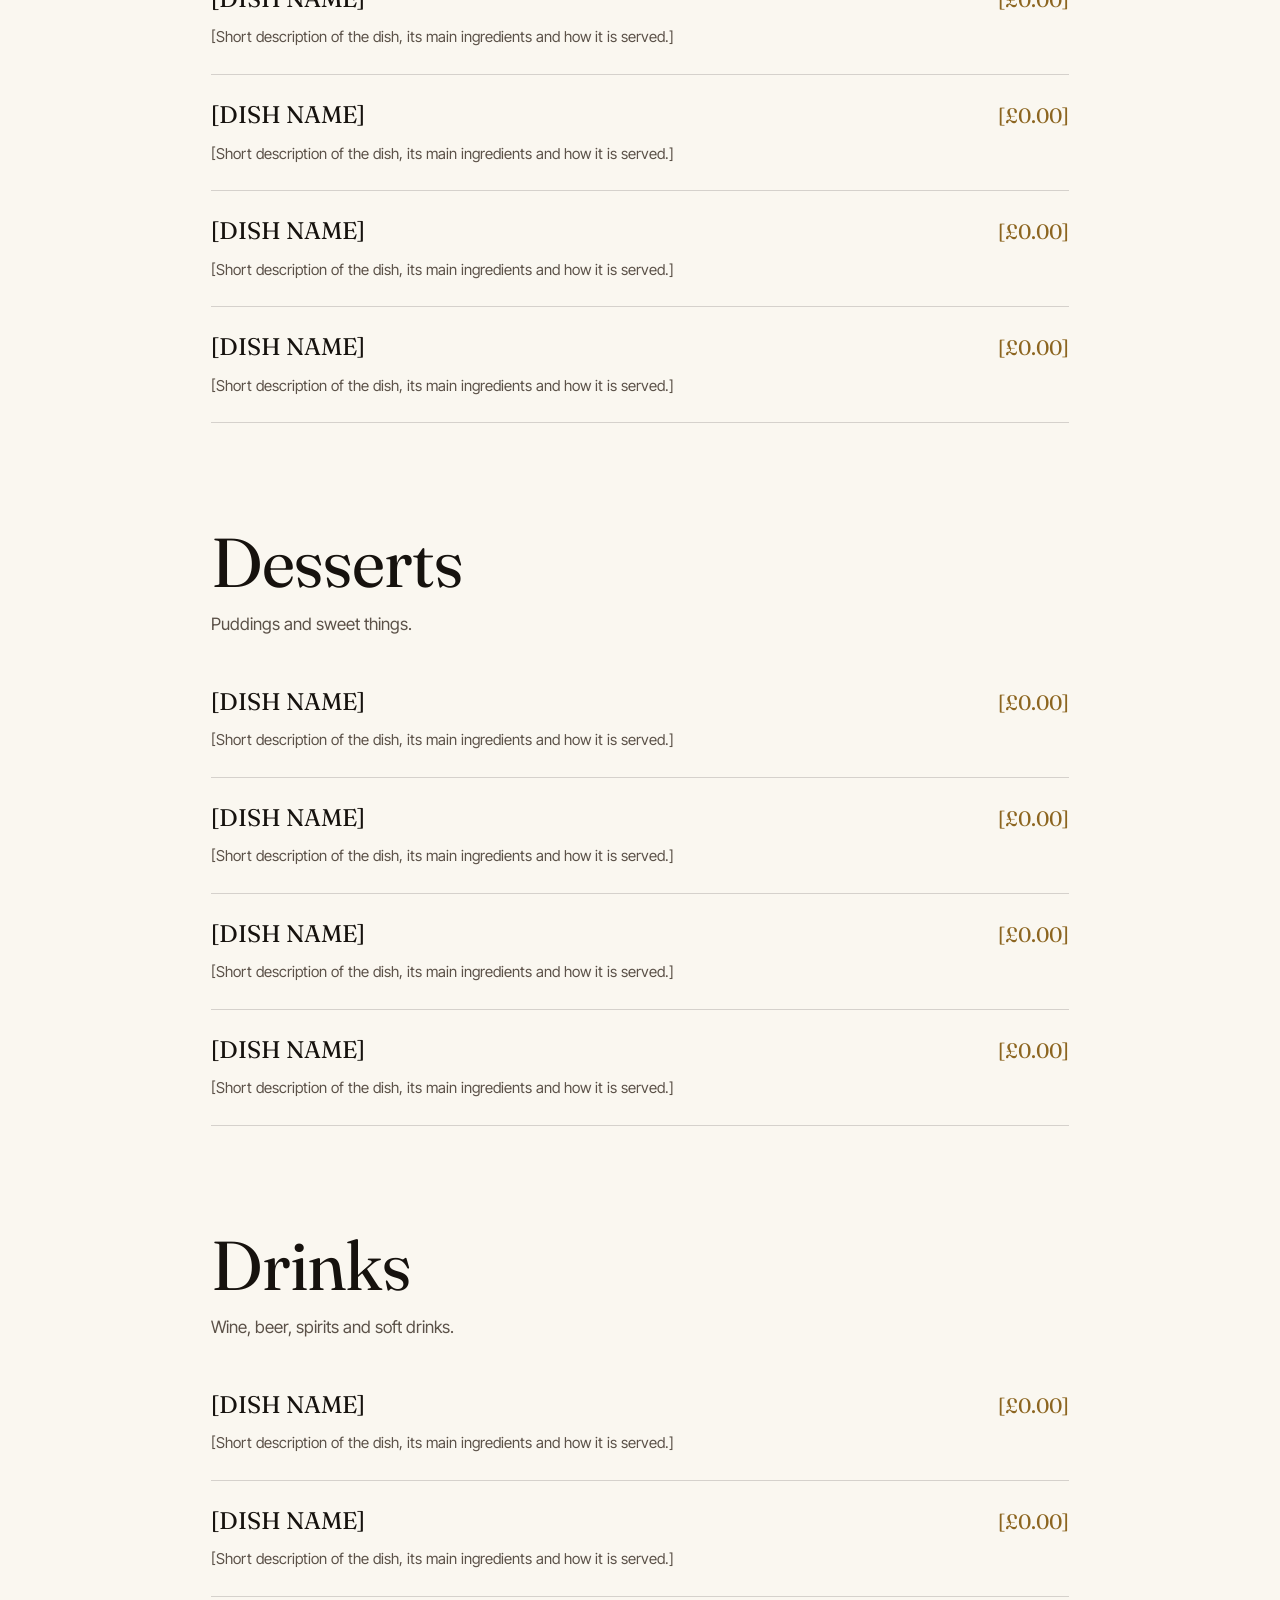
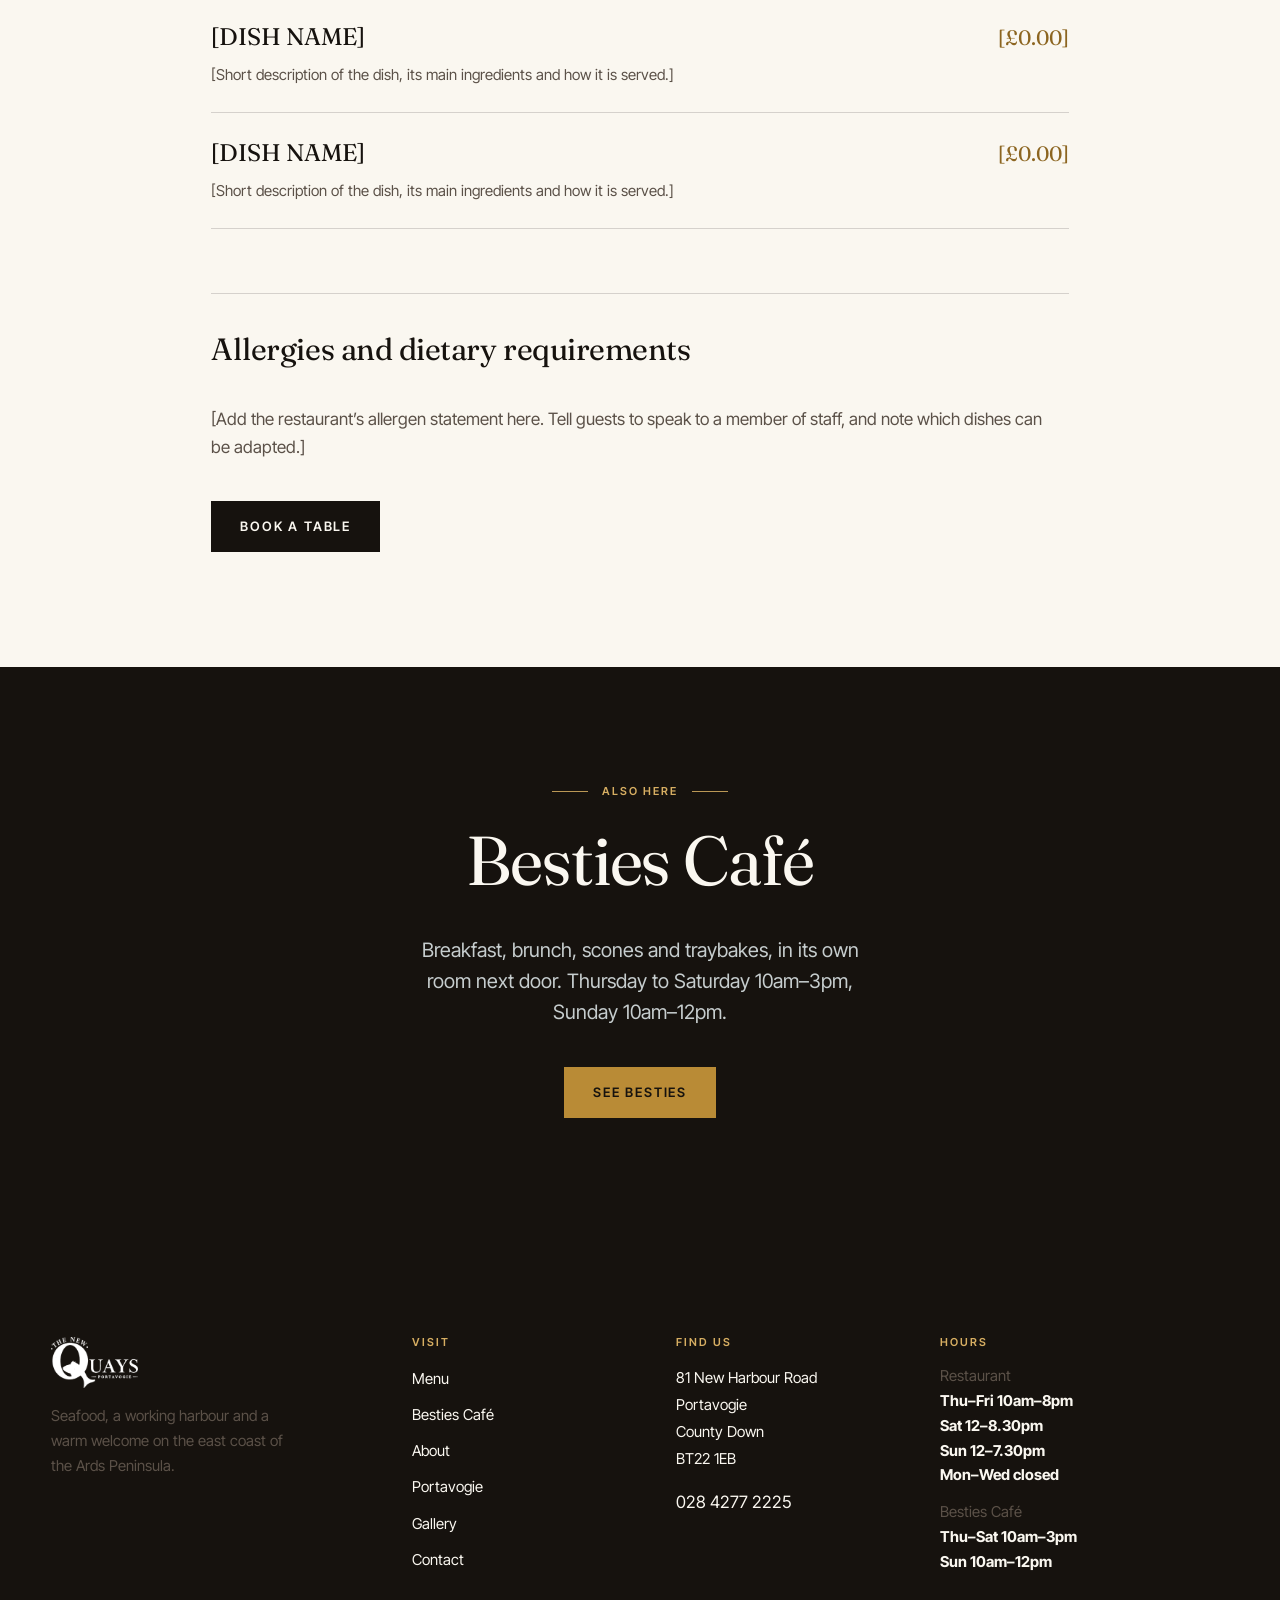
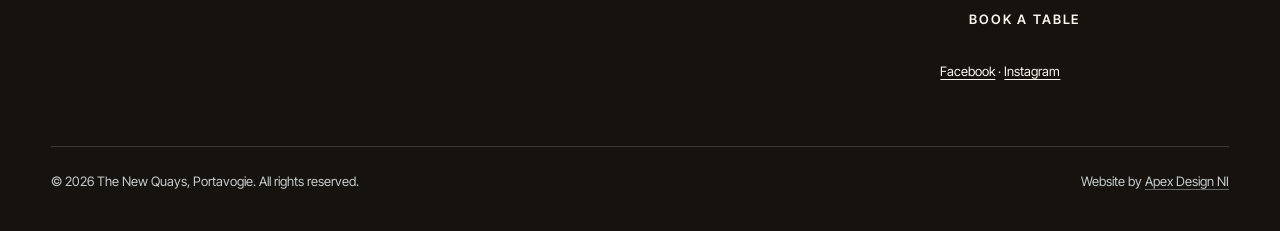
<file: menu.html>
<!DOCTYPE html>
<html lang="en-GB">
<head>
  <meta charset="utf-8">
  <meta name="viewport" content="width=device-width, initial-scale=1">
  <title>Menu | The New Quays Seafood Restaurant, Portavogie</title>
  <meta name="description" content="The menu at The New Quays, Portavogie — Portavogie prawns, local seafood, grills and an award-winning Sunday roast. Book on 028 4277 2225.">
  <link rel="canonical" href="https://REPLACE-WITH-DOMAIN.co.uk/menu.html">
  <meta name="theme-color" content="#16120E">

  <meta property="og:type" content="website">
  <meta property="og:site_name" content="The New Quays, Portavogie">
  <meta property="og:locale" content="en_GB">
  <meta property="og:title" content="Menu | The New Quays Seafood Restaurant, Portavogie">
  <meta property="og:description" content="The menu at The New Quays, Portavogie — Portavogie prawns, local seafood, grills and an award-winning Sunday roast. Book on 028 4277 2225.">
  <meta property="og:url" content="https://REPLACE-WITH-DOMAIN.co.uk/menu.html">
  <meta property="og:image" content="https://REPLACE-WITH-DOMAIN.co.uk/img/dish-scampi.jpg">
  <meta property="og:image:alt" content="The New Quays, Portavogie">
  <meta name="twitter:card" content="summary_large_image">
  <meta name="twitter:title" content="Menu | The New Quays Seafood Restaurant, Portavogie">
  <meta name="twitter:description" content="The menu at The New Quays, Portavogie — Portavogie prawns, local seafood, grills and an award-winning Sunday roast. Book on 028 4277 2225.">
  <meta name="twitter:image" content="https://REPLACE-WITH-DOMAIN.co.uk/img/dish-scampi.jpg">

  <link rel="icon" href="img/logo-newquays.png" type="image/png">
  <link rel="apple-touch-icon" href="img/logo-newquays.png">

  <link rel="preconnect" href="https://fonts.googleapis.com">
  <link rel="preconnect" href="https://fonts.gstatic.com" crossorigin>
  <link rel="stylesheet" href="https://fonts.googleapis.com/css2?family=Fraunces:opsz,wght@9..144,300;9..144,400;9..144,500&family=Inter+Tight:wght@400;500;600&display=swap">
  <link rel="preload" as="image" href="img/dish-scampi-1061.webp" type="image/webp" fetchpriority="high">
  <link rel="stylesheet" href="css/style.css?v=2">
  <script>document.documentElement.classList.add("js");</script>

  <script type="application/ld+json">{
  "@context": "https://schema.org",
  "@type": "Restaurant",
  "@id": "https://REPLACE-WITH-DOMAIN.co.uk/#restaurant",
  "name": "The New Quays",
  "alternateName": ["The Quays", "New Quays Portavogie"],
  "description": "Seafood restaurant and bar on the harbour road in Portavogie, County Down, Northern Ireland.",
  "url": "https://REPLACE-WITH-DOMAIN.co.uk/",
  "telephone": "+442842772225",
  "servesCuisine": ["Seafood", "Irish", "British"],
  "priceRange": "££",
  "currenciesAccepted": "GBP",
  "hasMenu": "https://REPLACE-WITH-DOMAIN.co.uk/menu.html",
  "acceptsReservations": "True",
  "openingHoursSpecification": [
    {"@type": "OpeningHoursSpecification", "dayOfWeek": ["Thursday","Friday"], "opens": "10:00", "closes": "20:00"},
    {"@type": "OpeningHoursSpecification", "dayOfWeek": "Saturday", "opens": "12:00", "closes": "20:30"},
    {"@type": "OpeningHoursSpecification", "dayOfWeek": "Sunday", "opens": "12:00", "closes": "19:30"}
  ],
  "sameAs": [
    "https://www.facebook.com/share/193uvcptFa/",
    "https://www.instagram.com/thenewquays"
  ],
  "award": "Knorr Recommended Roast 2026",
  "image": ["https://REPLACE-WITH-DOMAIN.co.uk/img/harbour-aerial.jpg", "https://REPLACE-WITH-DOMAIN.co.uk/img/exterior-terrace.jpg", "https://REPLACE-WITH-DOMAIN.co.uk/img/dish-mussels.jpg"],
  "address": {
    "@type": "PostalAddress",
    "streetAddress": "81 New Harbour Road",
    "addressLocality": "Portavogie",
    "addressRegion": "County Down",
    "postalCode": "BT22 1EB",
    "addressCountry": "GB"
  },
  "amenityFeature": [
    {"@type": "LocationFeatureSpecification", "name": "Free on-site parking", "value": true},
    {"@type": "LocationFeatureSpecification", "name": "Outdoor seating", "value": true},
    {"@type": "LocationFeatureSpecification", "name": "Dog friendly", "value": true}
  ],
  "department": {
    "@type": "CafeOrCoffeeShop",
    "@id": "https://REPLACE-WITH-DOMAIN.co.uk/besties.html#besties",
    "name": "Besties Café",
    "url": "https://REPLACE-WITH-DOMAIN.co.uk/besties.html",
    "telephone": "+442842772225",
    "servesCuisine": ["Breakfast", "Brunch", "Coffee"],
    "priceRange": "££",
    "address": {
      "@type": "PostalAddress",
      "streetAddress": "81 New Harbour Road",
      "addressLocality": "Portavogie",
      "addressRegion": "County Down",
      "postalCode": "BT22 1EB",
      "addressCountry": "GB"
    },
    "openingHoursSpecification": [
      {"@type": "OpeningHoursSpecification", "dayOfWeek": ["Thursday","Friday","Saturday"], "opens": "10:00", "closes": "15:00"},
      {"@type": "OpeningHoursSpecification", "dayOfWeek": "Sunday", "opens": "10:00", "closes": "12:00"}
    ]
  }
}</script>
  <script type="application/ld+json">{
  "@context": "https://schema.org",
  "@type": "BreadcrumbList",
  "itemListElement": [
    {"@type": "ListItem", "position": 1, "name": "Home", "item": "https://REPLACE-WITH-DOMAIN.co.uk/"},
    {"@type": "ListItem", "position": 2, "name": "Menu", "item": "https://REPLACE-WITH-DOMAIN.co.uk/menu.html"}
  ]
}</script>
</head>
<body>
<a class="skip-link" href="#main">Skip to content</a>
<header class="site-header">
  <div class="site-header__inner">
    <a class="brand" href="index.html" aria-label="The New Quays, Portavogie — home">
      <img src="img/logo-newquays.webp" alt="The New Quays, Portavogie" width="1041" height="613">
    </a>
    <nav class="nav" aria-label="Primary"><ul><li><a href="index.html">Home</a></li><li><a href="menu.html" aria-current="page">Menu</a></li><li><a href="besties.html">Besties Café</a></li><li><a href="about.html">About</a></li><li><a href="portavogie.html">Portavogie</a></li><li><a href="gallery.html">Gallery</a></li><li><a href="contact.html">Contact</a></li></ul></nav>
    <div class="header-actions">
      <a class="btn btn--primary" href="tel:+442842772225" data-book>Book a table</a>
      <button class="nav-toggle" type="button" aria-expanded="false" aria-controls="mobile-nav">
        <span class="nav-toggle__bars" aria-hidden="true"></span>
        <span class="visually-hidden">Open menu</span>
      </button>
    </div>
  </div>
</header>

<div class="mobile-nav" id="mobile-nav" data-open="false" aria-hidden="true">
  <div class="mobile-nav__top">
    <img src="img/logo-newquays.webp" alt="" width="1041" height="613">
    <button class="mobile-nav__close" type="button"><span aria-hidden="true">&times;</span><span class="visually-hidden">Close menu</span></button>
  </div>
  <nav aria-label="Mobile"><ul><li><a class="mobile-nav__link" style="--i:0" href="index.html">Home</a></li><li><a class="mobile-nav__link" style="--i:1" href="menu.html" aria-current="page">Menu</a></li><li><a class="mobile-nav__link" style="--i:2" href="besties.html">Besties Café</a></li><li><a class="mobile-nav__link" style="--i:3" href="about.html">About</a></li><li><a class="mobile-nav__link" style="--i:4" href="portavogie.html">Portavogie</a></li><li><a class="mobile-nav__link" style="--i:5" href="gallery.html">Gallery</a></li><li><a class="mobile-nav__link" style="--i:6" href="contact.html">Contact</a></li></ul></nav>
  <div class="mobile-nav__foot">
    <p class="muted" style="font-size:.875rem">81 New Harbour Road, Portavogie, County Down BT22 1EB</p>
    <a class="btn btn--primary" href="tel:+442842772225" data-book>Book a table &middot; 028 4277 2225</a>
  </div>
</div>
<main id="main">

<section class="page-hero">
  <div class="page-hero__media"><picture><source type="image/webp" srcset="img/dish-scampi-600.webp 600w, img/dish-scampi-900.webp 900w, img/dish-scampi-1061.webp 1061w" sizes="100vw"><img src="img/dish-scampi.jpg" alt="A plate of golden breadcrumbed scampi with salad and a dipping sauce" loading="eager" decoding="async" fetchpriority="high" width="1061" height="1476" class=""></picture></div>
  <div class="page-hero__inner wrap">
    <p class="eyebrow" style="color:var(--gold-lt)">Food &amp; drink</p>
    <h1>Menu</h1>
    <p>Portavogie prawns, local whitefish, dry-aged steaks and a Sunday roast. What&rsquo;s on the board depends on what the boats brought in.</p>
  </div>
</section>

<nav class="menu-nav" aria-label="Menu sections">
  <div class="wrap">
    <ul><li><a href="#starters">Starters</a></li><li><a href="#seafood">Seafood</a></li><li><a href="#mains">Mains</a></li><li><a href="#children">Children&rsquo;s</a></li><li><a href="#desserts">Desserts</a></li><li><a href="#drinks">Drinks</a></li></ul>
  </div>
</nav>

<section class="section">
  <div class="wrap wrap--narrow">

    <!-- ==========================================================
         PLACEHOLDER MENU CONTENT
         Replace every [DISH NAME], [£0.00] and [description] below
         with the real menu, then DELETE the .placeholder-note block
         directly beneath this comment.
         Add or remove <li class="menu-item"> blocks freely.
         Dietary markers: <span class="diet"><span>V</span></span>
         after the dish name. Keys: V vegetarian, VE vegan,
         GF gluten free.
         ========================================================== -->
    <div class="placeholder-note">
      <strong>Placeholder menu</strong><br>
      The dishes and prices below are placeholders. Replace them with the restaurant&rsquo;s
      real menu in <code>menu.html</code>, then remove this notice.
    </div>

    <section class="menu-section" id="starters">
      <h2>Starters</h2>
      <p class="muted" style="margin-top:.75rem;max-width:52ch">Small plates and things to begin with.</p>
      <ul class="menu-list">
      <li class="menu-item">
        <p class="menu-item__name">[DISH NAME]</p>
        <p class="menu-item__price">[&pound;0.00]</p>
        <p class="menu-item__desc">[Short description of the dish, its main ingredients and how it is served.]</p>
      </li>
      <li class="menu-item">
        <p class="menu-item__name">[DISH NAME]</p>
        <p class="menu-item__price">[&pound;0.00]</p>
        <p class="menu-item__desc">[Short description of the dish, its main ingredients and how it is served.]</p>
      </li>
      <li class="menu-item">
        <p class="menu-item__name">[DISH NAME]</p>
        <p class="menu-item__price">[&pound;0.00]</p>
        <p class="menu-item__desc">[Short description of the dish, its main ingredients and how it is served.]</p>
      </li>
      <li class="menu-item">
        <p class="menu-item__name">[DISH NAME]</p>
        <p class="menu-item__price">[&pound;0.00]</p>
        <p class="menu-item__desc">[Short description of the dish, its main ingredients and how it is served.]</p>
      </li>
      </ul>
    </section>

    <section class="menu-section" id="seafood">
      <h2>Seafood</h2>
      <p class="muted" style="margin-top:.75rem;max-width:52ch">Portavogie prawns, local whitefish and shellfish. The board changes with the boats.</p>
      <ul class="menu-list">
      <li class="menu-item">
        <p class="menu-item__name">[DISH NAME]</p>
        <p class="menu-item__price">[&pound;0.00]</p>
        <p class="menu-item__desc">[Short description of the dish, its main ingredients and how it is served.]</p>
      </li>
      <li class="menu-item">
        <p class="menu-item__name">[DISH NAME]</p>
        <p class="menu-item__price">[&pound;0.00]</p>
        <p class="menu-item__desc">[Short description of the dish, its main ingredients and how it is served.]</p>
      </li>
      <li class="menu-item">
        <p class="menu-item__name">[DISH NAME]</p>
        <p class="menu-item__price">[&pound;0.00]</p>
        <p class="menu-item__desc">[Short description of the dish, its main ingredients and how it is served.]</p>
      </li>
      <li class="menu-item">
        <p class="menu-item__name">[DISH NAME]</p>
        <p class="menu-item__price">[&pound;0.00]</p>
        <p class="menu-item__desc">[Short description of the dish, its main ingredients and how it is served.]</p>
      </li>
      </ul>
    </section>

    <section class="menu-section" id="mains">
      <h2>Mains</h2>
      <p class="muted" style="margin-top:.75rem;max-width:52ch">From the grill and the kitchen.</p>
      <ul class="menu-list">
      <li class="menu-item">
        <p class="menu-item__name">[DISH NAME]</p>
        <p class="menu-item__price">[&pound;0.00]</p>
        <p class="menu-item__desc">[Short description of the dish, its main ingredients and how it is served.]</p>
      </li>
      <li class="menu-item">
        <p class="menu-item__name">[DISH NAME]</p>
        <p class="menu-item__price">[&pound;0.00]</p>
        <p class="menu-item__desc">[Short description of the dish, its main ingredients and how it is served.]</p>
      </li>
      <li class="menu-item">
        <p class="menu-item__name">[DISH NAME]</p>
        <p class="menu-item__price">[&pound;0.00]</p>
        <p class="menu-item__desc">[Short description of the dish, its main ingredients and how it is served.]</p>
      </li>
      <li class="menu-item">
        <p class="menu-item__name">[DISH NAME]</p>
        <p class="menu-item__price">[&pound;0.00]</p>
        <p class="menu-item__desc">[Short description of the dish, its main ingredients and how it is served.]</p>
      </li>
      </ul>
    </section>

    <section class="menu-section" id="children">
      <h2>Children&rsquo;s</h2>
      <p class="muted" style="margin-top:.75rem;max-width:52ch">Smaller plates for younger guests.</p>
      <ul class="menu-list">
      <li class="menu-item">
        <p class="menu-item__name">[DISH NAME]</p>
        <p class="menu-item__price">[&pound;0.00]</p>
        <p class="menu-item__desc">[Short description of the dish, its main ingredients and how it is served.]</p>
      </li>
      <li class="menu-item">
        <p class="menu-item__name">[DISH NAME]</p>
        <p class="menu-item__price">[&pound;0.00]</p>
        <p class="menu-item__desc">[Short description of the dish, its main ingredients and how it is served.]</p>
      </li>
      <li class="menu-item">
        <p class="menu-item__name">[DISH NAME]</p>
        <p class="menu-item__price">[&pound;0.00]</p>
        <p class="menu-item__desc">[Short description of the dish, its main ingredients and how it is served.]</p>
      </li>
      <li class="menu-item">
        <p class="menu-item__name">[DISH NAME]</p>
        <p class="menu-item__price">[&pound;0.00]</p>
        <p class="menu-item__desc">[Short description of the dish, its main ingredients and how it is served.]</p>
      </li>
      </ul>
    </section>

    <section class="menu-section" id="desserts">
      <h2>Desserts</h2>
      <p class="muted" style="margin-top:.75rem;max-width:52ch">Puddings and sweet things.</p>
      <ul class="menu-list">
      <li class="menu-item">
        <p class="menu-item__name">[DISH NAME]</p>
        <p class="menu-item__price">[&pound;0.00]</p>
        <p class="menu-item__desc">[Short description of the dish, its main ingredients and how it is served.]</p>
      </li>
      <li class="menu-item">
        <p class="menu-item__name">[DISH NAME]</p>
        <p class="menu-item__price">[&pound;0.00]</p>
        <p class="menu-item__desc">[Short description of the dish, its main ingredients and how it is served.]</p>
      </li>
      <li class="menu-item">
        <p class="menu-item__name">[DISH NAME]</p>
        <p class="menu-item__price">[&pound;0.00]</p>
        <p class="menu-item__desc">[Short description of the dish, its main ingredients and how it is served.]</p>
      </li>
      <li class="menu-item">
        <p class="menu-item__name">[DISH NAME]</p>
        <p class="menu-item__price">[&pound;0.00]</p>
        <p class="menu-item__desc">[Short description of the dish, its main ingredients and how it is served.]</p>
      </li>
      </ul>
    </section>

    <section class="menu-section" id="drinks">
      <h2>Drinks</h2>
      <p class="muted" style="margin-top:.75rem;max-width:52ch">Wine, beer, spirits and soft drinks.</p>
      <ul class="menu-list">
      <li class="menu-item">
        <p class="menu-item__name">[DISH NAME]</p>
        <p class="menu-item__price">[&pound;0.00]</p>
        <p class="menu-item__desc">[Short description of the dish, its main ingredients and how it is served.]</p>
      </li>
      <li class="menu-item">
        <p class="menu-item__name">[DISH NAME]</p>
        <p class="menu-item__price">[&pound;0.00]</p>
        <p class="menu-item__desc">[Short description of the dish, its main ingredients and how it is served.]</p>
      </li>
      <li class="menu-item">
        <p class="menu-item__name">[DISH NAME]</p>
        <p class="menu-item__price">[&pound;0.00]</p>
        <p class="menu-item__desc">[Short description of the dish, its main ingredients and how it is served.]</p>
      </li>
      <li class="menu-item">
        <p class="menu-item__name">[DISH NAME]</p>
        <p class="menu-item__price">[&pound;0.00]</p>
        <p class="menu-item__desc">[Short description of the dish, its main ingredients and how it is served.]</p>
      </li>
      </ul>
    </section>

    <div class="mt-l" style="border-top:var(--rule);padding-top:2.5rem">
      <h2 style="font-size:clamp(1.4rem,2.4vw,2rem)">Allergies and dietary requirements</h2>
      <p class="muted mt-m">[Add the restaurant&rsquo;s allergen statement here. Tell guests to speak to a member of staff, and note which dishes can be adapted.]</p>
      <p class="mt-m"><a class="btn btn--primary" href="tel:+442842772225" data-book>Book a table</a></p>
    </div>
  </div>
</section>

<section class="section section--dark">
  <div class="wrap center">
    <p class="eyebrow eyebrow--center">Also here</p>
    <h2>Besties Caf&eacute;</h2>
    <p class="lead muted mt-m" style="max-width:44ch;margin-inline:auto">Breakfast, brunch, scones and traybakes, in its own room next door. Thursday to Saturday 10am&ndash;3pm, Sunday 10am&ndash;12pm.</p>
    <p class="mt-m"><a class="btn btn--primary" href="besties.html">See Besties</a></p>
  </div>
</section>

</main>
<footer class="site-footer">
  <div class="wrap">
    <div class="footer-grid">
      <div>
        <img class="footer-logo" src="img/logo-newquays.webp" alt="The New Quays, Portavogie" width="1041" height="613">
        <p class="muted" style="font-size:.9375rem;max-width:26ch">Seafood, a working harbour and a warm welcome on the east coast of the Ards Peninsula.</p>
      </div>
      <div>
        <h2>Visit</h2>
        <ul>
          <li><a href="menu.html">Menu</a></li>
          <li><a href="besties.html">Besties Café</a></li>
          <li><a href="about.html">About</a></li>
          <li><a href="portavogie.html">Portavogie</a></li>
          <li><a href="gallery.html">Gallery</a></li>
          <li><a href="contact.html">Contact</a></li>
        </ul>
      </div>
      <div>
        <h3>Find us</h3>
        <address style="font-style:normal;font-size:.9375rem;line-height:1.8">
          81 New Harbour Road<br>Portavogie<br>County Down<br>BT22 1EB
        </address>
        <p style="margin-top:1rem"><a href="tel:+442842772225" style="text-decoration:none">028 4277 2225</a></p>
      </div>
      <div>
        <h3>Hours</h3>
        <p class="muted" style="font-size:.9375rem">Restaurant<br><strong style="color:var(--paper)">Thu&ndash;Fri 10am&ndash;8pm<br>Sat 12&ndash;8.30pm<br>Sun 12&ndash;7.30pm<br>Mon&ndash;Wed closed</strong></p>
        <p class="muted" style="font-size:.9375rem;margin-top:.75rem">Besties Café<br><strong style="color:var(--paper)">Thu&ndash;Sat 10am&ndash;3pm<br>Sun 10am&ndash;12pm</strong></p>
        <a class="btn btn--primary" style="margin-top:1.25rem" href="tel:+442842772225" data-book>Book a table</a>
        <p style="font-size:.8125rem;margin-top:1rem"><a href="https://www.facebook.com/share/193uvcptFa/" rel="noopener">Facebook</a> &middot; <a href="https://www.instagram.com/thenewquays" rel="noopener">Instagram</a></p>
      </div>
    </div>
    <div class="footer-bottom">
      <p>&copy; <span data-year>2026</span> The New Quays, Portavogie. All rights reserved.</p>
      <p class="credit">Website by <a href="https://apexdesignni.co.uk/" rel="noopener">Apex Design NI</a></p>
    </div>
  </div>
</footer>

<!-- Sticky mobile booking bar -->
<div class="book-bar" data-visible="false">
  <span class="book-bar__status status-pill" data-status="restaurant" hidden></span>
  <a class="btn" href="tel:+442842772225" data-book>Book a table &middot; 028 4277 2225</a>
</div>

<!-- Desktop booking panel: tel: links do nothing useful on a laptop,
     so the same button opens this instead. -->
<div class="modal" id="booking-panel" data-open="false" role="dialog" aria-modal="true" aria-labelledby="booking-panel-title">
  <button class="modal__btn modal__close" type="button" data-panel-close><span aria-hidden="true">&times;</span><span class="visually-hidden">Close</span></button>
  <div style="background:var(--paper);color:var(--ink);padding:clamp(2rem,5vw,3.5rem);max-width:34rem;width:100%;text-align:center">
    <p class="eyebrow eyebrow--center">Reservations</p>
    <h2 id="booking-panel-title" style="font-size:clamp(1.8rem,3.4vw,2.6rem)">Book by phone</h2>
    <p class="muted" style="margin-top:1rem">We take every reservation over the phone. Give us a ring and we&rsquo;ll find you a table.</p>
    <p style="font-family:var(--display);font-size:clamp(1.8rem,4vw,2.6rem);margin-top:1.5rem"><a href="tel:+442842772225" style="text-decoration:none">028 4277 2225</a></p>
    <p style="margin-top:.5rem"><span class="status-pill" data-status="restaurant" hidden></span></p>
    <p><button class="btn btn--ghost" type="button" data-copy-phone style="margin-top:1.25rem">Copy number</button></p>
    <p class="muted" style="font-size:.875rem;margin-top:1.5rem">Parties of 8 or more, a birthday, a dietary requirement or a dog &mdash; mention it when you ring and we&rsquo;ll be ready for you.</p>
  </div>
</div>

<script src="js/site-config.js?v=2"></script>
<script src="js/main.js?v=2" defer></script>
</body>
</html>
</file>
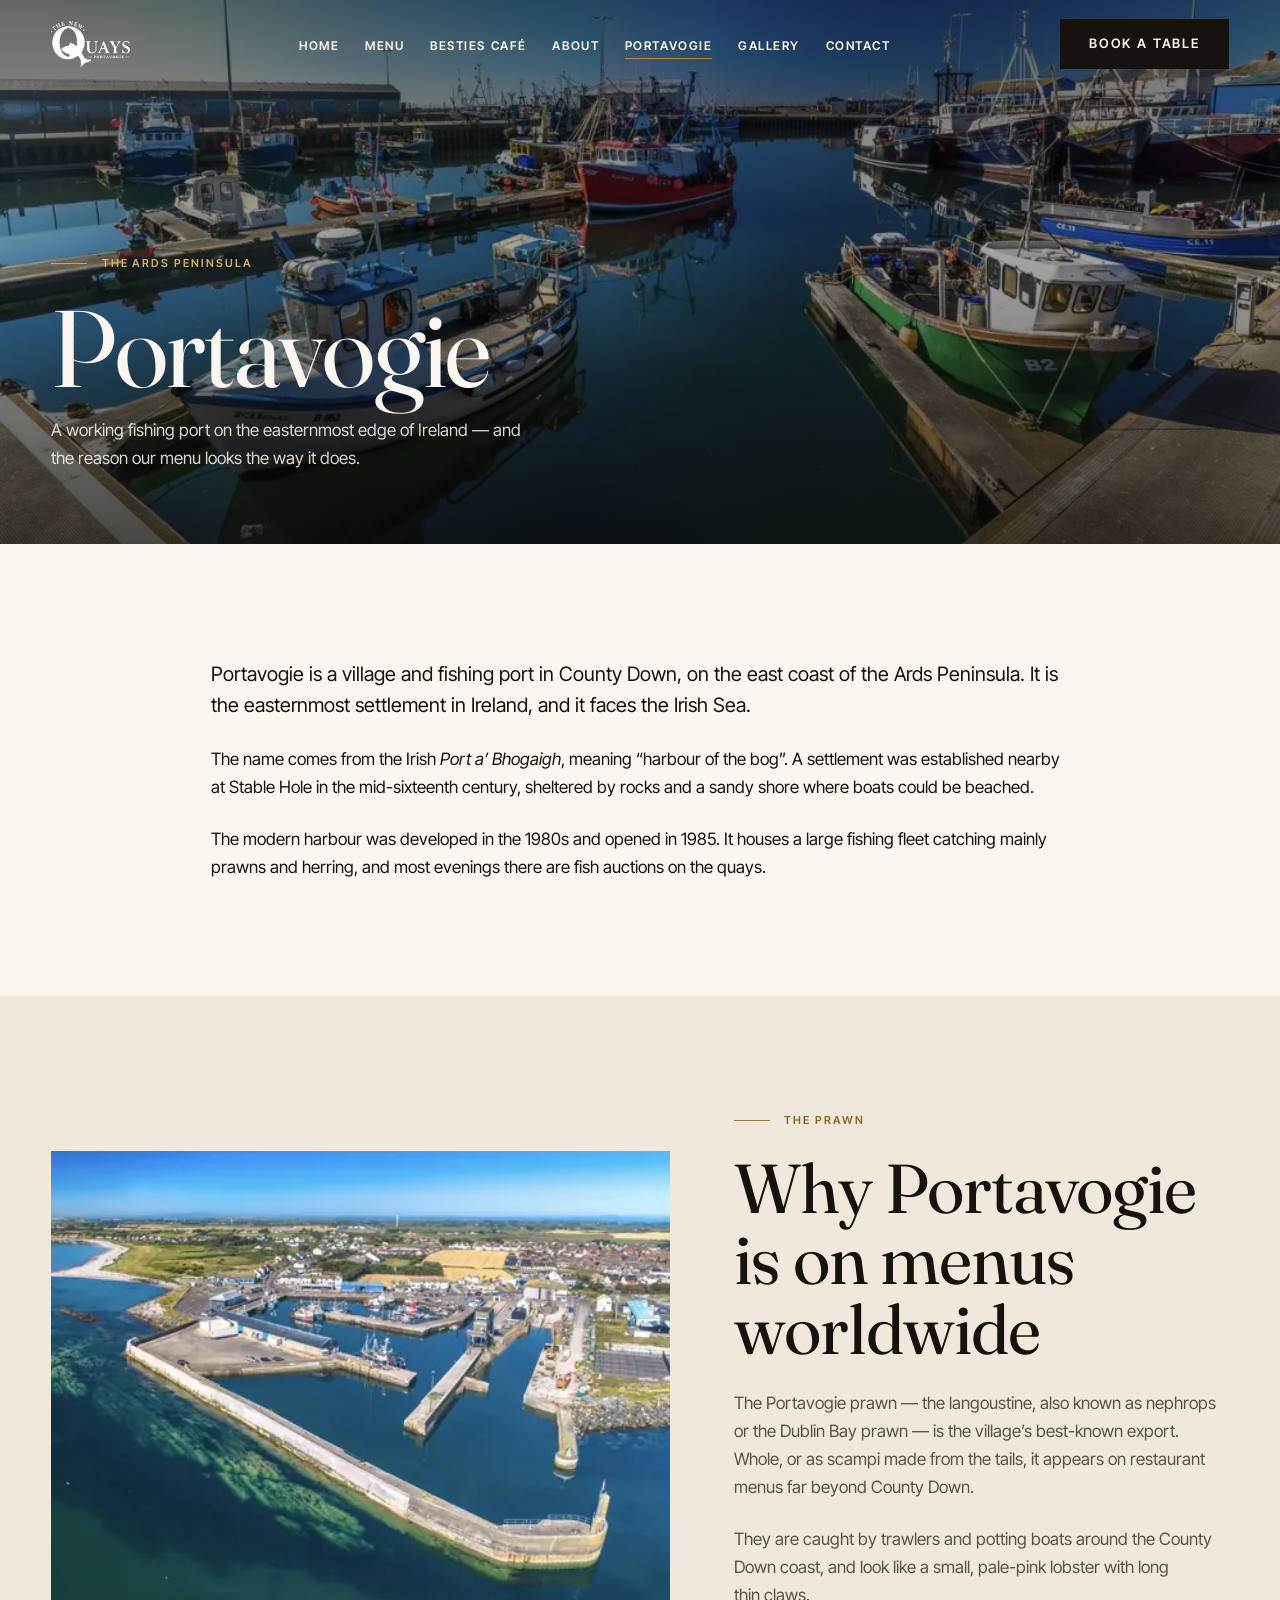
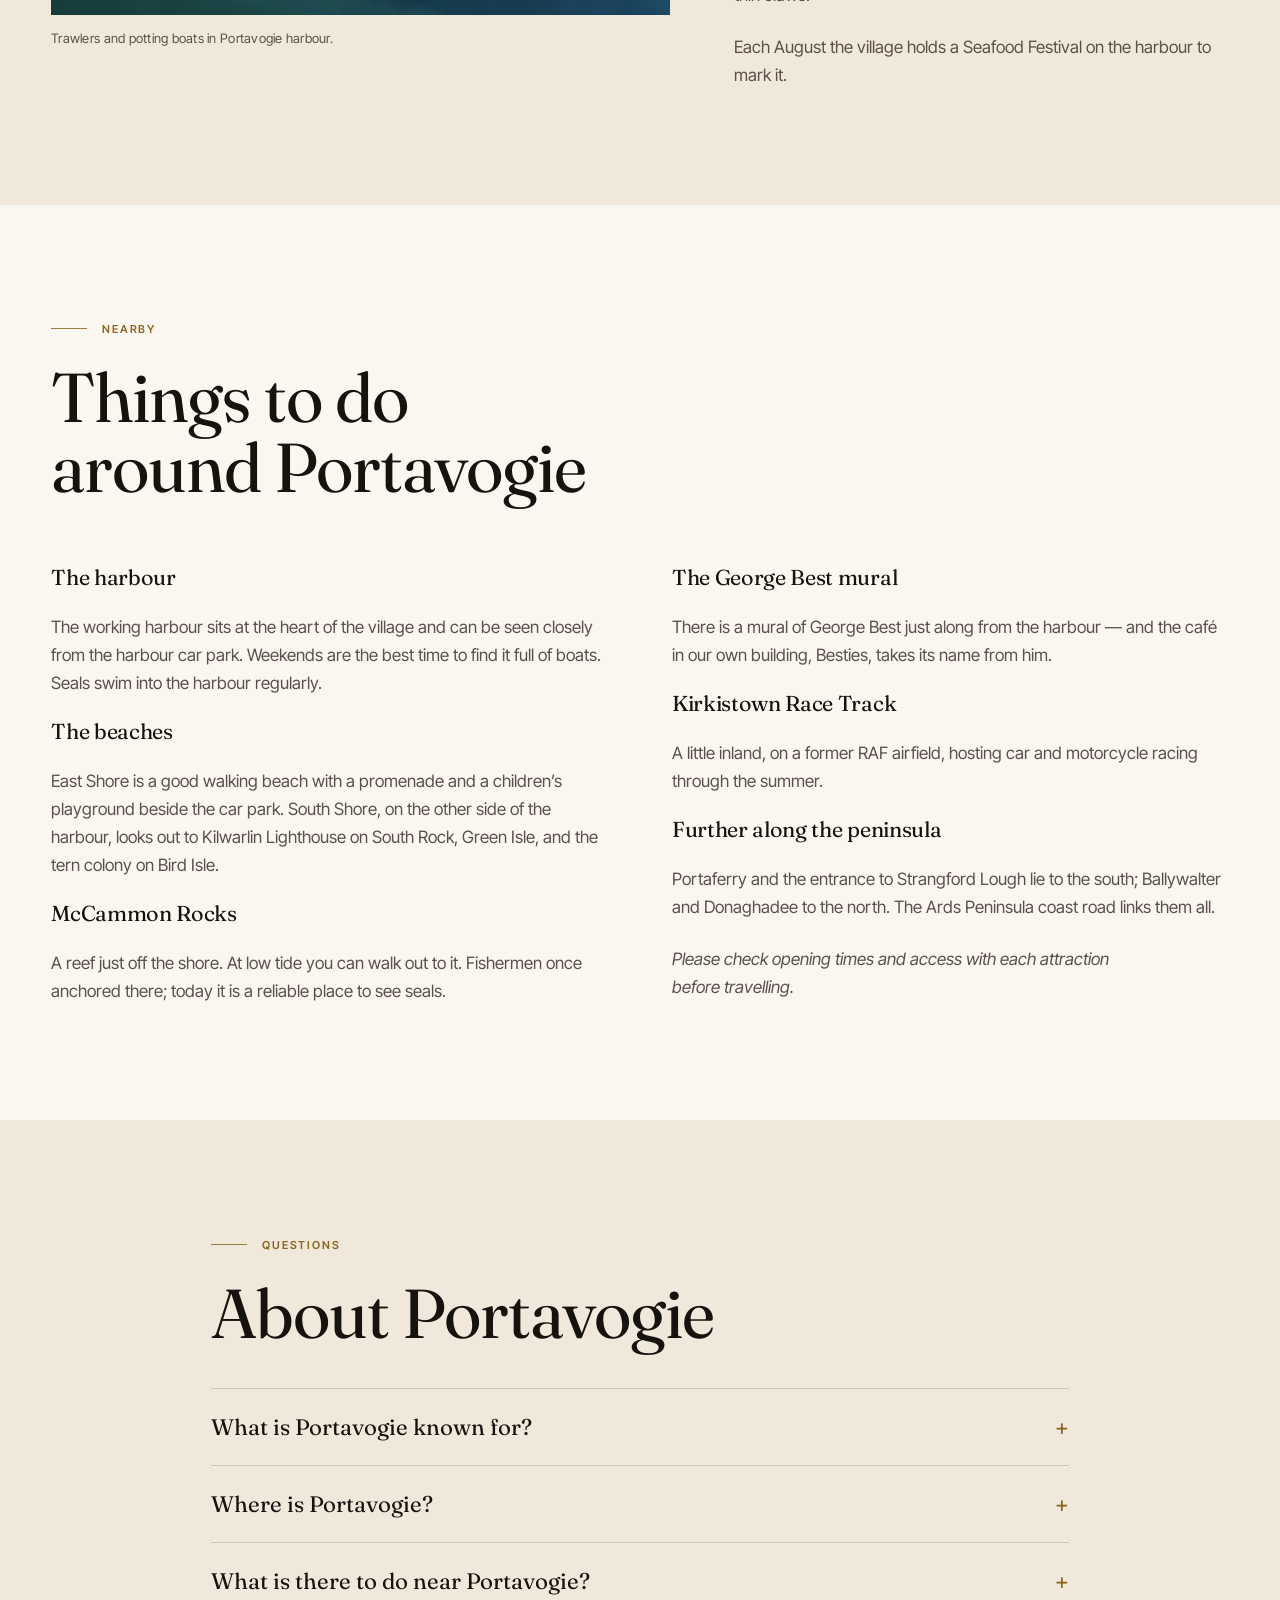
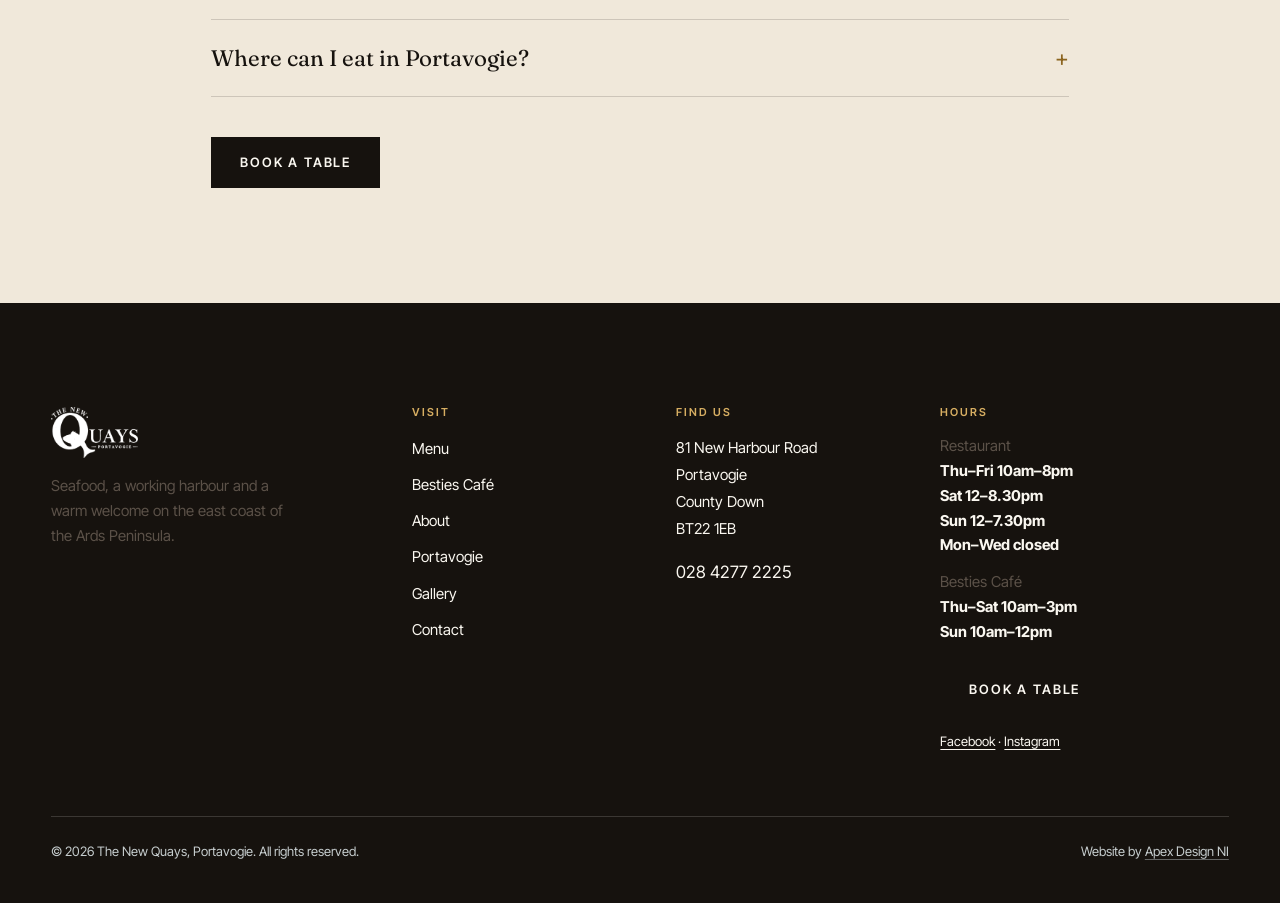
<file: portavogie.html>
<!DOCTYPE html>
<html lang="en-GB">
<head>
  <meta charset="utf-8">
  <meta name="viewport" content="width=device-width, initial-scale=1">
  <title>Portavogie: Harbour, Prawns &amp; Things to Do | The New Quays</title>
  <meta name="description" content="A guide to Portavogie, County Down — the working harbour, the famous Portavogie prawn, the beaches, McCammon Rocks and what to see on the Ards Peninsula.">
  <link rel="canonical" href="https://REPLACE-WITH-DOMAIN.co.uk/portavogie.html">
  <meta name="theme-color" content="#16120E">

  <meta property="og:type" content="website">
  <meta property="og:site_name" content="The New Quays, Portavogie">
  <meta property="og:locale" content="en_GB">
  <meta property="og:title" content="Portavogie: Harbour, Prawns &amp; Things to Do | The New Quays">
  <meta property="og:description" content="A guide to Portavogie, County Down — the working harbour, the famous Portavogie prawn, the beaches, McCammon Rocks and what to see on the Ards Peninsula.">
  <meta property="og:url" content="https://REPLACE-WITH-DOMAIN.co.uk/portavogie.html">
  <meta property="og:image" content="https://REPLACE-WITH-DOMAIN.co.uk/img/harbour-boats.jpg">
  <meta property="og:image:alt" content="The New Quays, Portavogie">
  <meta name="twitter:card" content="summary_large_image">
  <meta name="twitter:title" content="Portavogie: Harbour, Prawns &amp; Things to Do | The New Quays">
  <meta name="twitter:description" content="A guide to Portavogie, County Down — the working harbour, the famous Portavogie prawn, the beaches, McCammon Rocks and what to see on the Ards Peninsula.">
  <meta name="twitter:image" content="https://REPLACE-WITH-DOMAIN.co.uk/img/harbour-boats.jpg">

  <link rel="icon" href="img/logo-newquays.png" type="image/png">
  <link rel="apple-touch-icon" href="img/logo-newquays.png">

  <link rel="preconnect" href="https://fonts.googleapis.com">
  <link rel="preconnect" href="https://fonts.gstatic.com" crossorigin>
  <link rel="stylesheet" href="https://fonts.googleapis.com/css2?family=Fraunces:opsz,wght@9..144,300;9..144,400;9..144,500&family=Inter+Tight:wght@400;500;600&display=swap">
  <link rel="preload" as="image" href="img/harbour-boats-1100.webp" type="image/webp" fetchpriority="high">
  <link rel="stylesheet" href="css/style.css?v=2">
  <script>document.documentElement.classList.add("js");</script>

  <script type="application/ld+json">{
  "@context": "https://schema.org",
  "@type": "Restaurant",
  "@id": "https://REPLACE-WITH-DOMAIN.co.uk/#restaurant",
  "name": "The New Quays",
  "alternateName": ["The Quays", "New Quays Portavogie"],
  "description": "Seafood restaurant and bar on the harbour road in Portavogie, County Down, Northern Ireland.",
  "url": "https://REPLACE-WITH-DOMAIN.co.uk/",
  "telephone": "+442842772225",
  "servesCuisine": ["Seafood", "Irish", "British"],
  "priceRange": "££",
  "currenciesAccepted": "GBP",
  "hasMenu": "https://REPLACE-WITH-DOMAIN.co.uk/menu.html",
  "acceptsReservations": "True",
  "openingHoursSpecification": [
    {"@type": "OpeningHoursSpecification", "dayOfWeek": ["Thursday","Friday"], "opens": "10:00", "closes": "20:00"},
    {"@type": "OpeningHoursSpecification", "dayOfWeek": "Saturday", "opens": "12:00", "closes": "20:30"},
    {"@type": "OpeningHoursSpecification", "dayOfWeek": "Sunday", "opens": "12:00", "closes": "19:30"}
  ],
  "sameAs": [
    "https://www.facebook.com/share/193uvcptFa/",
    "https://www.instagram.com/thenewquays"
  ],
  "award": "Knorr Recommended Roast 2026",
  "image": ["https://REPLACE-WITH-DOMAIN.co.uk/img/harbour-aerial.jpg", "https://REPLACE-WITH-DOMAIN.co.uk/img/exterior-terrace.jpg", "https://REPLACE-WITH-DOMAIN.co.uk/img/dish-mussels.jpg"],
  "address": {
    "@type": "PostalAddress",
    "streetAddress": "81 New Harbour Road",
    "addressLocality": "Portavogie",
    "addressRegion": "County Down",
    "postalCode": "BT22 1EB",
    "addressCountry": "GB"
  },
  "amenityFeature": [
    {"@type": "LocationFeatureSpecification", "name": "Free on-site parking", "value": true},
    {"@type": "LocationFeatureSpecification", "name": "Outdoor seating", "value": true},
    {"@type": "LocationFeatureSpecification", "name": "Dog friendly", "value": true}
  ],
  "department": {
    "@type": "CafeOrCoffeeShop",
    "@id": "https://REPLACE-WITH-DOMAIN.co.uk/besties.html#besties",
    "name": "Besties Café",
    "url": "https://REPLACE-WITH-DOMAIN.co.uk/besties.html",
    "telephone": "+442842772225",
    "servesCuisine": ["Breakfast", "Brunch", "Coffee"],
    "priceRange": "££",
    "address": {
      "@type": "PostalAddress",
      "streetAddress": "81 New Harbour Road",
      "addressLocality": "Portavogie",
      "addressRegion": "County Down",
      "postalCode": "BT22 1EB",
      "addressCountry": "GB"
    },
    "openingHoursSpecification": [
      {"@type": "OpeningHoursSpecification", "dayOfWeek": ["Thursday","Friday","Saturday"], "opens": "10:00", "closes": "15:00"},
      {"@type": "OpeningHoursSpecification", "dayOfWeek": "Sunday", "opens": "10:00", "closes": "12:00"}
    ]
  }
}</script>
  <script type="application/ld+json">{
  "@context": "https://schema.org",
  "@type": "FAQPage",
  "mainEntity": [
    {"@type": "Question", "name": "What is Portavogie known for?",
     "acceptedAnswer": {"@type": "Answer", "text": "Portavogie is a fishing village and working harbour in County Down, Northern Ireland. It is the easternmost settlement in Ireland and is best known for the Portavogie prawn — the langoustine, also called nephrops or Dublin Bay prawn — as well as herring. Fish auctions are held on the quays most evenings."}},
    {"@type": "Question", "name": "Where is Portavogie?",
     "acceptedAnswer": {"@type": "Answer", "text": "Portavogie is on the east coast of the Ards Peninsula in County Down, Northern Ireland, facing the Irish Sea. It lies within the Ards and North Down Borough, roughly seven miles from Portaferry and close to Strangford Lough."}},
    {"@type": "Question", "name": "What is there to do near Portavogie?",
     "acceptedAnswer": {"@type": "Answer", "text": "Portavogie has two beaches — East Shore, with a promenade and a children's playground, and South Shore, which looks out to Green Isle and the tern colony on Bird Isle. At low tide you can walk out to McCammon Rocks, where seals often gather. Kirkistown Race Track is a short drive inland, and there is a George Best mural near the harbour."}},
    {"@type": "Question", "name": "Where can I eat in Portavogie?",
     "acceptedAnswer": {"@type": "Answer", "text": "The New Quays is a seafood restaurant and bar at 81 New Harbour Road, Portavogie, about a hundred yards from the harbour. Besties Café, in the same building, serves breakfast and brunch. Reservations are taken by phone on 028 4277 2225."}}
  ]
}</script>
  <script type="application/ld+json">{
  "@context": "https://schema.org",
  "@type": "BreadcrumbList",
  "itemListElement": [
    {"@type": "ListItem", "position": 1, "name": "Home", "item": "https://REPLACE-WITH-DOMAIN.co.uk/"},
    {"@type": "ListItem", "position": 2, "name": "Portavogie", "item": "https://REPLACE-WITH-DOMAIN.co.uk/portavogie.html"}
  ]
}</script>
</head>
<body>
<a class="skip-link" href="#main">Skip to content</a>
<header class="site-header">
  <div class="site-header__inner">
    <a class="brand" href="index.html" aria-label="The New Quays, Portavogie — home">
      <img src="img/logo-newquays.webp" alt="The New Quays, Portavogie" width="1041" height="613">
    </a>
    <nav class="nav" aria-label="Primary"><ul><li><a href="index.html">Home</a></li><li><a href="menu.html">Menu</a></li><li><a href="besties.html">Besties Café</a></li><li><a href="about.html">About</a></li><li><a href="portavogie.html" aria-current="page">Portavogie</a></li><li><a href="gallery.html">Gallery</a></li><li><a href="contact.html">Contact</a></li></ul></nav>
    <div class="header-actions">
      <a class="btn btn--primary" href="tel:+442842772225" data-book>Book a table</a>
      <button class="nav-toggle" type="button" aria-expanded="false" aria-controls="mobile-nav">
        <span class="nav-toggle__bars" aria-hidden="true"></span>
        <span class="visually-hidden">Open menu</span>
      </button>
    </div>
  </div>
</header>

<div class="mobile-nav" id="mobile-nav" data-open="false" aria-hidden="true">
  <div class="mobile-nav__top">
    <img src="img/logo-newquays.webp" alt="" width="1041" height="613">
    <button class="mobile-nav__close" type="button"><span aria-hidden="true">&times;</span><span class="visually-hidden">Close menu</span></button>
  </div>
  <nav aria-label="Mobile"><ul><li><a class="mobile-nav__link" style="--i:0" href="index.html">Home</a></li><li><a class="mobile-nav__link" style="--i:1" href="menu.html">Menu</a></li><li><a class="mobile-nav__link" style="--i:2" href="besties.html">Besties Café</a></li><li><a class="mobile-nav__link" style="--i:3" href="about.html">About</a></li><li><a class="mobile-nav__link" style="--i:4" href="portavogie.html" aria-current="page">Portavogie</a></li><li><a class="mobile-nav__link" style="--i:5" href="gallery.html">Gallery</a></li><li><a class="mobile-nav__link" style="--i:6" href="contact.html">Contact</a></li></ul></nav>
  <div class="mobile-nav__foot">
    <p class="muted" style="font-size:.875rem">81 New Harbour Road, Portavogie, County Down BT22 1EB</p>
    <a class="btn btn--primary" href="tel:+442842772225" data-book>Book a table &middot; 028 4277 2225</a>
  </div>
</div>
<main id="main">

<section class="page-hero">
  <div class="page-hero__media"><picture><source type="image/webp" srcset="img/harbour-boats-600.webp 600w, img/harbour-boats-900.webp 900w, img/harbour-boats-1100.webp 1100w" sizes="100vw"><img src="img/harbour-boats.jpg" alt="Fishing boats moored in Portavogie harbour under a clear blue sky" loading="eager" decoding="async" fetchpriority="high" width="1100" height="701" class=""></picture></div>
  <div class="page-hero__inner wrap">
    <p class="eyebrow" style="color:var(--gold-lt)">The Ards Peninsula</p>
    <h1>Portavogie</h1>
    <p>A working fishing port on the easternmost edge of Ireland &mdash; and the reason our menu looks the way it does.</p>
  </div>
</section>

<section class="section">
  <div class="wrap wrap--narrow stack reveal">
    <p class="lead">Portavogie is a village and fishing port in County Down, on the east coast of the Ards Peninsula. It is the easternmost settlement in Ireland, and it faces the Irish Sea.</p>
    <p>The name comes from the Irish <em>Port a&rsquo; Bhogaigh</em>, meaning &ldquo;harbour of the bog&rdquo;. A settlement was established nearby at Stable Hole in the mid-sixteenth century, sheltered by rocks and a sandy shore where boats could be beached.</p>
    <p>The modern harbour was developed in the 1980s and opened in 1985. It houses a large fishing fleet catching mainly prawns and herring, and most evenings there are fish auctions on the quays.</p>
  </div>
</section>

<section class="section section--tint">
  <div class="wrap">
    <div class="split split--wide-media reveal">
      <figure class="fig"><picture><source type="image/webp" srcset="img/harbour-aerial-600.webp 600w, img/harbour-aerial-900.webp 900w, img/harbour-aerial-1146.webp 1146w" sizes="(min-width:56rem) 45vw, 92vw"><img src="img/harbour-aerial.jpg" alt="Aerial view of Portavogie harbour and the village beyond" loading="lazy" decoding="async" width="1146" height="691" class="" style="aspect-ratio:4/3;object-fit:cover"></picture><figcaption>Trawlers and potting boats in Portavogie harbour.</figcaption></figure>
      <div class="stack">
        <p class="eyebrow">The prawn</p>
        <h2>Why Portavogie is on menus worldwide</h2>
        <p class="muted">The Portavogie prawn &mdash; the langoustine, also known as nephrops or the Dublin Bay prawn &mdash; is the village&rsquo;s best-known export. Whole, or as scampi made from the tails, it appears on restaurant menus far beyond County Down.</p>
        <p class="muted">They are caught by trawlers and potting boats around the County Down coast, and look like a small, pale-pink lobster with long thin claws.</p>
        <p class="muted">Each August the village holds a Seafood Festival on the harbour to mark it.</p>
      </div>
    </div>
  </div>
</section>

<section class="section">
  <div class="wrap">
    <p class="eyebrow reveal">Nearby</p>
    <h2 class="reveal" style="max-width:16ch">Things to do around Portavogie</h2>
    <div class="split mt-l reveal" style="align-items:start">
      <div class="stack">
        <h3 style="font-size:1.35rem">The harbour</h3>
        <p class="muted">The working harbour sits at the heart of the village and can be seen closely from the harbour car park. Weekends are the best time to find it full of boats. Seals swim into the harbour regularly.</p>
        <h3 style="font-size:1.35rem">The beaches</h3>
        <p class="muted">East Shore is a good walking beach with a promenade and a children&rsquo;s playground beside the car park. South Shore, on the other side of the harbour, looks out to Kilwarlin Lighthouse on South Rock, Green Isle, and the tern colony on Bird Isle.</p>
        <h3 style="font-size:1.35rem">McCammon Rocks</h3>
        <p class="muted">A reef just off the shore. At low tide you can walk out to it. Fishermen once anchored there; today it is a reliable place to see seals.</p>
      </div>
      <div class="stack">
        <h3 style="font-size:1.35rem">The George Best mural</h3>
        <p class="muted">There is a mural of George Best just along from the harbour &mdash; and the caf&eacute; in our own building, Besties, takes its name from him.</p>
        <h3 style="font-size:1.35rem">Kirkistown Race Track</h3>
        <p class="muted">A little inland, on a former RAF airfield, hosting car and motorcycle racing through the summer.</p>
        <h3 style="font-size:1.35rem">Further along the peninsula</h3>
        <p class="muted">Portaferry and the entrance to Strangford Lough lie to the south; Ballywalter and Donaghadee to the north. The Ards Peninsula coast road links them all.</p>
        <p class="muted"><em>Please check opening times and access with each attraction before travelling.</em></p>
      </div>
    </div>
  </div>
</section>

<section class="section section--tint">
  <div class="wrap wrap--narrow">
    <p class="eyebrow">Questions</p>
    <h2>About Portavogie</h2>
    <div class="faq mt-m">
      <details><summary>What is Portavogie known for?</summary><div><p>Portavogie is a fishing village and working harbour in County Down. It is the easternmost settlement in Ireland and is best known for the Portavogie prawn &mdash; the langoustine, also called nephrops or the Dublin Bay prawn &mdash; as well as herring. Fish auctions are held on the quays most evenings.</p></div></details>
      <details><summary>Where is Portavogie?</summary><div><p>On the east coast of the Ards Peninsula in County Down, Northern Ireland, facing the Irish Sea. It sits within the Ards and North Down Borough, around seven miles from Portaferry and close to Strangford Lough.</p></div></details>
      <details><summary>What is there to do near Portavogie?</summary><div><p>Two beaches &mdash; East Shore with its promenade and playground, and South Shore looking out to Green Isle and Bird Isle. McCammon Rocks can be walked to at low tide and seals gather there. Kirkistown Race Track is a short drive inland, and there is a George Best mural near the harbour.</p></div></details>
      <details><summary>Where can I eat in Portavogie?</summary><div><p>The New Quays is a seafood restaurant and bar at 81 New Harbour Road, about a hundred yards from the harbour. Besties Caf&eacute;, in the same building, serves breakfast and brunch. Tables are booked by phone on <a href="tel:+442842772225">028 4277 2225</a>.</p></div></details>
    </div>
    <p class="mt-m"><a class="btn btn--primary" href="tel:+442842772225" data-book>Book a table</a></p>
  </div>
</section>

</main>
<footer class="site-footer">
  <div class="wrap">
    <div class="footer-grid">
      <div>
        <img class="footer-logo" src="img/logo-newquays.webp" alt="The New Quays, Portavogie" width="1041" height="613">
        <p class="muted" style="font-size:.9375rem;max-width:26ch">Seafood, a working harbour and a warm welcome on the east coast of the Ards Peninsula.</p>
      </div>
      <div>
        <h2>Visit</h2>
        <ul>
          <li><a href="menu.html">Menu</a></li>
          <li><a href="besties.html">Besties Café</a></li>
          <li><a href="about.html">About</a></li>
          <li><a href="portavogie.html">Portavogie</a></li>
          <li><a href="gallery.html">Gallery</a></li>
          <li><a href="contact.html">Contact</a></li>
        </ul>
      </div>
      <div>
        <h3>Find us</h3>
        <address style="font-style:normal;font-size:.9375rem;line-height:1.8">
          81 New Harbour Road<br>Portavogie<br>County Down<br>BT22 1EB
        </address>
        <p style="margin-top:1rem"><a href="tel:+442842772225" style="text-decoration:none">028 4277 2225</a></p>
      </div>
      <div>
        <h3>Hours</h3>
        <p class="muted" style="font-size:.9375rem">Restaurant<br><strong style="color:var(--paper)">Thu&ndash;Fri 10am&ndash;8pm<br>Sat 12&ndash;8.30pm<br>Sun 12&ndash;7.30pm<br>Mon&ndash;Wed closed</strong></p>
        <p class="muted" style="font-size:.9375rem;margin-top:.75rem">Besties Café<br><strong style="color:var(--paper)">Thu&ndash;Sat 10am&ndash;3pm<br>Sun 10am&ndash;12pm</strong></p>
        <a class="btn btn--primary" style="margin-top:1.25rem" href="tel:+442842772225" data-book>Book a table</a>
        <p style="font-size:.8125rem;margin-top:1rem"><a href="https://www.facebook.com/share/193uvcptFa/" rel="noopener">Facebook</a> &middot; <a href="https://www.instagram.com/thenewquays" rel="noopener">Instagram</a></p>
      </div>
    </div>
    <div class="footer-bottom">
      <p>&copy; <span data-year>2026</span> The New Quays, Portavogie. All rights reserved.</p>
      <p class="credit">Website by <a href="https://apexdesignni.co.uk/" rel="noopener">Apex Design NI</a></p>
    </div>
  </div>
</footer>

<!-- Sticky mobile booking bar -->
<div class="book-bar" data-visible="false">
  <span class="book-bar__status status-pill" data-status="restaurant" hidden></span>
  <a class="btn" href="tel:+442842772225" data-book>Book a table &middot; 028 4277 2225</a>
</div>

<!-- Desktop booking panel: tel: links do nothing useful on a laptop,
     so the same button opens this instead. -->
<div class="modal" id="booking-panel" data-open="false" role="dialog" aria-modal="true" aria-labelledby="booking-panel-title">
  <button class="modal__btn modal__close" type="button" data-panel-close><span aria-hidden="true">&times;</span><span class="visually-hidden">Close</span></button>
  <div style="background:var(--paper);color:var(--ink);padding:clamp(2rem,5vw,3.5rem);max-width:34rem;width:100%;text-align:center">
    <p class="eyebrow eyebrow--center">Reservations</p>
    <h2 id="booking-panel-title" style="font-size:clamp(1.8rem,3.4vw,2.6rem)">Book by phone</h2>
    <p class="muted" style="margin-top:1rem">We take every reservation over the phone. Give us a ring and we&rsquo;ll find you a table.</p>
    <p style="font-family:var(--display);font-size:clamp(1.8rem,4vw,2.6rem);margin-top:1.5rem"><a href="tel:+442842772225" style="text-decoration:none">028 4277 2225</a></p>
    <p style="margin-top:.5rem"><span class="status-pill" data-status="restaurant" hidden></span></p>
    <p><button class="btn btn--ghost" type="button" data-copy-phone style="margin-top:1.25rem">Copy number</button></p>
    <p class="muted" style="font-size:.875rem;margin-top:1.5rem">Parties of 8 or more, a birthday, a dietary requirement or a dog &mdash; mention it when you ring and we&rsquo;ll be ready for you.</p>
  </div>
</div>

<script src="js/site-config.js?v=2"></script>
<script src="js/main.js?v=2" defer></script>
</body>
</html>
</file>
<file: css/style.css>
/* ============================================================
   The New Quays, Portavogie
   Design system + components
   Built by Apex Design NI
   ------------------------------------------------------------
   Layers keep specificity predictable. Order matters.
   ============================================================ */

@layer reset, tokens, base, layout, components, pages, utilities;

/* ---------- RESET ------------------------------------------------ */
@layer reset {
  *, *::before, *::after { box-sizing: border-box; }
  * { margin: 0; }
  html { -webkit-text-size-adjust: 100%; }
  body { -webkit-font-smoothing: antialiased; text-rendering: optimizeLegibility; }
  img, picture, video, svg { display: block; max-width: 100%; height: auto; }
  picture { width: 100%; }
  input, button, textarea, select { font: inherit; color: inherit; }
  button { background: none; border: 0; cursor: pointer; }
  a { color: inherit; }
  /* display: inline-flex on .status-pill would otherwise beat the hidden attribute */
  [hidden] { display: none !important; }
  ul[class], ol[class] { list-style: none; padding: 0; }
  nav ul, .site-footer ul, .menu-list { list-style: none; padding: 0; margin: 0; }
  :target { scroll-margin-top: calc(var(--header-h) + 2rem); }
  .menu-section { scroll-margin-top: calc(var(--header-h) + 5rem); }
}

/* ---------- TOKENS ----------------------------------------------- */
@layer tokens {
  :root {
    /* Palette — derived from the New Quays logo: burnished gold Q,
       deep rust fish, near-black serif type. Sea grey from the harbour. */
    --ink:        #16120E;
    --ink-2:      #2E2721;
    --ink-3:      #5B5148;
    --paper:      #FAF7F0;
    --paper-2:    #F0E8DA;
    --paper-3:    #E3D8C4;
    --gold:       #B98B36;
    --gold-lt:    #D7AE62;
    --gold-dk:    #8C6520;
    --rust:       #9A3B1E;
    --sea:        #4E6C77;
    --haar:       #C6CDCE;

    --surface:    var(--paper);
    --on-surface: var(--ink);

    /* Type */
    --display: "Fraunces", "Hoefler Text", "Iowan Old Style", Georgia, serif;
    --sans: "Inter Tight", -apple-system, BlinkMacSystemFont, "Segoe UI", Roboto, Helvetica, Arial, sans-serif;

    --fs-display-1: clamp(2.9rem, 8.5vw, 7rem);
    --fs-display-2: clamp(2.25rem, 5.4vw, 4.5rem);
    --fs-display-3: clamp(1.6rem, 3.2vw, 2.6rem);
    --fs-lead:      clamp(1.125rem, 1.55vw, 1.4rem);
    --fs-body:      1.0625rem;
    --fs-small:     0.9375rem;
    --fs-label:     0.6875rem;

    /* Space — 8px base, modular */
    --sp-3xs: 0.25rem;  --sp-2xs: 0.5rem;  --sp-xs: 1rem;
    --sp-s: 1.5rem;     --sp-m: 2.5rem;    --sp-l: 4rem;
    --sp-xl: 6.5rem;    --sp-2xl: 10.5rem;

    --section-y: clamp(4.5rem, 9vw, 10.5rem);
    --gutter: clamp(1.25rem, 4vw, 3.5rem);
    --maxw: 1440px;
    --maxw-text: 62ch;

    --header-h: 4.5rem;
    --ease: cubic-bezier(0.16, 1, 0.3, 1);
    --rule: 1px solid color-mix(in srgb, currentColor 16%, transparent);
  }

  @media (min-width: 60rem) { :root { --header-h: 5.5rem; } }
}

/* ---------- BASE ------------------------------------------------- */
@layer base {
  html { scroll-behavior: smooth; }
  @media (prefers-reduced-motion: reduce) { html { scroll-behavior: auto; } }

  body {
    font-family: var(--sans);
    font-size: var(--fs-body);
    line-height: 1.65;
    color: var(--on-surface);
    background: var(--surface);
    font-synthesis-weight: none;
    overflow-x: hidden;
  }

  h1, h2, h3, h4 {
    font-family: var(--display);
    font-weight: 400;
    font-optical-sizing: auto;
    line-height: 1.02;
    letter-spacing: -0.015em;
    text-wrap: balance;
  }
  h1 { font-size: var(--fs-display-1); line-height: 0.95; }
  h2 { font-size: var(--fs-display-2); }
  h3 { font-size: var(--fs-display-3); }
  p  { text-wrap: pretty; }

  a { text-decoration-thickness: 1px; text-underline-offset: 0.22em; }

  :focus-visible {
    outline: 2px solid var(--rust);
    outline-offset: 3px;
    border-radius: 1px;
  }

  ::selection { background: var(--gold); color: var(--ink); }

  .skip-link {
    position: absolute; left: var(--sp-xs); top: -100%;
    z-index: 200; background: var(--ink); color: var(--paper);
    padding: 0.75rem 1.25rem; font-size: var(--fs-small);
  }
  .skip-link:focus { top: var(--sp-xs); }
}

/* ---------- LAYOUT ----------------------------------------------- */
@layer layout {
  .wrap { width: 100%; max-width: var(--maxw); margin-inline: auto; padding-inline: var(--gutter); }
  .wrap--narrow { max-width: 60rem; }

  .section { padding-block: var(--section-y); }
  .section--tight { padding-block: clamp(3rem, 6vw, 6.5rem); }
  .section--dark { background: var(--ink); color: var(--paper); --on-surface: var(--paper); }
  .section--tint { background: var(--paper-2); }

  .measure { max-width: var(--maxw-text); }

  .split {
    display: grid;
    gap: clamp(2rem, 5vw, 5rem);
    align-items: center;
  }
  @media (min-width: 56rem) {
    .split { grid-template-columns: 1fr 1fr; }
    .split--wide-media { grid-template-columns: 1.25fr 1fr; }
    .split--wide-text  { grid-template-columns: 1fr 1.25fr; }
    .split--flip > :first-child { order: 2; }
  }

  /* Full-bleed media escapes the wrapper */
  .bleed { width: 100vw; margin-left: 50%; transform: translateX(-50%); }
}

/* ---------- COMPONENTS ------------------------------------------- */
@layer components {

  /* -- Eyebrow: the signature typographic device. Gold hairline + small caps.
        Used to label every major section, echoing harbour signage. -- */
  .eyebrow {
    display: flex; align-items: center; gap: 0.9rem;
    font-family: var(--sans);
    font-size: var(--fs-label);
    font-weight: 600;
    letter-spacing: 0.18em;
    text-transform: uppercase;
    color: var(--gold-dk);
    margin-bottom: var(--sp-s);
  }
  .section--dark .eyebrow { color: var(--gold-lt); }
  .eyebrow::before {
    content: ""; width: 2.25rem; height: 1px;
    background: currentColor; flex: none; opacity: 0.85;
  }
  .eyebrow--center { justify-content: center; }
  .eyebrow--center::after {
    content: ""; width: 2.25rem; height: 1px;
    background: currentColor; flex: none; opacity: 0.85;
  }

  /* -- Buttons -- */
  .btn {
    display: inline-flex; align-items: center; justify-content: center;
    gap: 0.55rem;
    min-height: 3rem;
    padding: 0.85rem 1.75rem;
    font-family: var(--sans);
    font-size: 0.8125rem;
    font-weight: 600;
    letter-spacing: 0.14em;
    text-transform: uppercase;
    text-decoration: none;
    border: 1px solid transparent;
    transition: background-color .35s var(--ease), color .35s var(--ease), border-color .35s var(--ease);
  }
  .btn--primary { background: var(--ink); color: var(--paper); }
  .btn--primary:hover, .btn--primary:focus-visible { background: var(--rust); color: #fff; }
  .section--dark .btn--primary { background: var(--gold); color: var(--ink); }
  .section--dark .btn--primary:hover { background: var(--paper); color: var(--ink); }

  .btn--ghost { border-color: currentColor; color: inherit; }
  .btn--ghost:hover, .btn--ghost:focus-visible { background: var(--ink); color: var(--paper); border-color: var(--ink); }
  .section--dark .btn--ghost:hover { background: var(--paper); color: var(--ink); border-color: var(--paper); }

  .btn--on-image { background: var(--paper); color: var(--ink); }
  .btn--on-image:hover { background: var(--gold); }

  /* Text link with drawing underline */
  .link-arrow {
    display: inline-flex; align-items: center; gap: 0.6rem;
    font-size: 0.8125rem; font-weight: 600;
    letter-spacing: 0.14em; text-transform: uppercase;
    text-decoration: none; padding-bottom: 0.35rem;
    position: relative; color: inherit;
    min-height: 44px; align-content: center;
  }
  .link-arrow::after {
    content: ""; position: absolute; left: 0; right: 0; bottom: 0;
    height: 1px; background: currentColor;
    transform: scaleX(1); transform-origin: left;
    transition: transform .4s var(--ease);
  }
  .link-arrow:hover::after, .link-arrow:focus-visible::after { transform: scaleX(0.35); }
  .link-arrow span[aria-hidden] { transition: transform .4s var(--ease); }
  .link-arrow:hover span[aria-hidden] { transform: translateX(4px); }

  /* -- Header -- */
  .site-header {
    position: fixed; inset: 0 0 auto 0; z-index: 100;
    height: var(--header-h);
    display: flex; align-items: center;
    transition: background-color .4s var(--ease), box-shadow .4s var(--ease);
  }
  .site-header__inner {
    width: 100%; max-width: var(--maxw); margin-inline: auto;
    padding-inline: var(--gutter);
    display: flex; align-items: center; justify-content: space-between; gap: var(--sp-s);
  }
  .site-header--solid {
    background: color-mix(in srgb, var(--paper) 94%, transparent);
    backdrop-filter: blur(10px);
    box-shadow: 0 1px 0 color-mix(in srgb, var(--ink) 12%, transparent);
  }
  .brand { display: flex; align-items: center; text-decoration: none; min-height: 44px; }
  .brand img { height: clamp(2.1rem, 4.4vw, 2.9rem); width: auto; flex: none; }
  /* Logo is dark artwork; invert-free approach — swap to a pale wash over dark heroes */
  .site-header:not(.site-header--solid) .brand img { filter: brightness(0) invert(1); }

  .nav { display: none; }
  @media (min-width: 62rem) {
    .nav { display: flex; align-items: center; }
    .nav ul { display: flex; align-items: center; gap: clamp(1.1rem, 2vw, 2.1rem); }
    .nav a {
      font-size: 0.75rem; font-weight: 600; letter-spacing: 0.13em;
      text-transform: uppercase; text-decoration: none; padding-block: 0.4rem;
      position: relative;
    }
    .nav a::after {
      content: ""; position: absolute; left: 0; right: 0; bottom: 0; height: 1px;
      background: var(--gold); transform: scaleX(0); transform-origin: left;
      transition: transform .35s var(--ease);
    }
    .nav a:hover::after, .nav a:focus-visible::after, .nav a[aria-current="page"]::after { transform: scaleX(1); }
  }
  .site-header:not(.site-header--solid) .nav a,
  .site-header:not(.site-header--solid) .header-actions .btn--ghost { color: var(--paper); }

  .header-actions { display: flex; align-items: center; gap: var(--sp-xs); }
  .header-actions .btn { display: none; }
  @media (min-width: 62rem) { .header-actions .btn { display: inline-flex; } }

  /* Hamburger */
  .nav-toggle {
    display: grid; place-items: center;
    width: 3rem; height: 3rem; margin-right: -0.6rem;
  }
  @media (min-width: 62rem) { .nav-toggle { display: none; } }
  .nav-toggle__bars { display: block; width: 24px; height: 12px; position: relative; }
  .nav-toggle__bars::before, .nav-toggle__bars::after {
    content: ""; position: absolute; left: 0; right: 0; height: 1.5px;
    background: currentColor; transition: transform .4s var(--ease), top .3s var(--ease);
  }
  .nav-toggle__bars::before { top: 0; }
  .nav-toggle__bars::after { top: 10px; }
  .site-header:not(.site-header--solid) .nav-toggle { color: var(--paper); }

  /* Mobile drawer */
  .mobile-nav {
    position: fixed; inset: 0; z-index: 150;
    background: var(--ink); color: var(--paper);
    display: flex; flex-direction: column;
    padding: var(--gutter);
    transform: translateY(-100%);
    visibility: hidden;
    transition: transform .55s var(--ease), visibility .55s;
    overflow-y: auto;
  }
  .mobile-nav[data-open="true"] { transform: translateY(0); visibility: visible; }
  .mobile-nav__top { display: flex; justify-content: space-between; align-items: center; min-height: var(--header-h); }
  .mobile-nav__top img { height: 2.4rem; width: auto; flex: none; filter: brightness(0) invert(1); }
  .mobile-nav__close { width: 3rem; height: 3rem; font-size: 1.6rem; line-height: 1; color: var(--paper); }
  .mobile-nav ul { margin-block: auto; display: grid; gap: 0.35rem; }
  .mobile-nav a.mobile-nav__link {
    display: block; padding: 0.45rem 0;
    font-family: var(--display); font-size: clamp(2rem, 9vw, 3rem);
    line-height: 1.1; text-decoration: none;
    opacity: 0; transform: translateY(14px);
  }
  .mobile-nav[data-open="true"] a.mobile-nav__link {
    animation: navIn .6s var(--ease) forwards;
    animation-delay: calc(var(--i) * 55ms + 120ms);
  }
  @keyframes navIn { to { opacity: 1; transform: none; } }
  .mobile-nav__foot { border-top: 1px solid rgba(250,247,240,.18); padding-top: var(--sp-s); display: grid; gap: var(--sp-xs); }
  .mobile-nav__foot .btn { width: 100%; }
  /* The drawer is near-black, so the default ink-on-paper primary button
     would disappear into it. Gold instead. */
  .mobile-nav .btn--primary { background: var(--gold); color: var(--ink); }
  .mobile-nav .btn--primary:hover, .mobile-nav .btn--primary:focus-visible { background: var(--paper); color: var(--ink); }

  /* Sticky mobile booking bar */
  .book-bar {
    position: fixed; left: 0; right: 0; bottom: 0; z-index: 90;
    padding: 0.6rem var(--gutter) calc(0.6rem + env(safe-area-inset-bottom));
    background: color-mix(in srgb, var(--ink) 96%, transparent);
    backdrop-filter: blur(8px);
    transform: translateY(110%);
    transition: transform .45s var(--ease);
  }
  .book-bar[data-visible="true"] { transform: none; }
  .book-bar .btn { width: 100%; background: var(--gold); color: var(--ink); }
  .book-bar .btn:hover { background: var(--paper); }
  .book-bar__status {
    display: block; text-align: center; font-size: 0.6875rem;
    letter-spacing: 0.14em; text-transform: uppercase;
    color: var(--haar); margin-bottom: 0.45rem;
  }
  @media (min-width: 62rem) { .book-bar { display: none; } }
  @media (max-width: 61.99rem) { .site-footer { padding-bottom: calc(var(--sp-m) + 4.5rem); } }

  /* -- Hero -- */
  .hero { position: relative; min-height: 100svh; display: flex; align-items: flex-end; color: var(--paper); }
  .hero__media { position: absolute; inset: 0; overflow: hidden; }
  .hero__media picture { height: 100%; }
  .hero__media img { width: 100%; height: 100%; object-fit: cover; }
  .hero__media::after {
    content: ""; position: absolute; inset: 0;
    background: linear-gradient(180deg, rgba(10,8,6,.62) 0%, rgba(10,8,6,.20) 30%, rgba(10,8,6,.55) 62%, rgba(10,8,6,.88) 100%);
  }
  .hero__inner { position: relative; z-index: 1; width: 100%; padding-block: clamp(3rem, 8vw, 6rem); }
  .hero h1 { max-width: 16ch; }
  .hero__place {
    font-family: var(--sans); font-size: var(--fs-label); font-weight: 600;
    letter-spacing: 0.3em; text-transform: uppercase; color: var(--gold-lt);
    margin-bottom: var(--sp-s);
  }
  .hero__lead { max-width: 44ch; font-size: var(--fs-lead); margin-top: var(--sp-s); color: color-mix(in srgb, var(--paper) 88%, transparent); }
  .hero__actions { display: flex; flex-wrap: wrap; gap: 0.75rem; margin-top: var(--sp-m); }
  .hero__actions .btn--ghost { color: var(--paper); border-color: rgba(250,247,240,.55); }
  .hero__actions .btn--ghost:hover { background: var(--paper); color: var(--ink); border-color: var(--paper); }
  /* Mobile: the hero photograph is landscape (roughly 5:3), so filling a tall
     portrait viewport with object-fit:cover crops away most of the building.
     Below 46rem the hero stacks instead — photo at close to its natural shape,
     type beneath on ink. More of the subject, and it reads as a deliberate
     magazine cover rather than a badly cropped background. */
  @media (max-width: 46rem) {
    .hero { min-height: 0; display: flex; flex-direction: column; justify-content: flex-start; background: var(--ink); }
    .hero__media { position: relative; inset: auto; width: 100%; aspect-ratio: 4 / 3; flex: none; }
    /* Bias the crop upward: the foreground road carries no information. */
    .hero__media img { object-position: center 38%; }
    .hero__media::after {
      background: linear-gradient(180deg, rgba(10,8,6,.42) 0%, rgba(10,8,6,0) 34%, rgba(10,8,6,0) 62%, rgba(10,8,6,.95) 100%);
    }
    .hero__inner { padding-block: var(--sp-s) var(--sp-xl); margin-top: -2.5rem; }
    .hero h1 { font-size: clamp(3rem, 15vw, 4.5rem); }
    .hero__lead { margin-top: var(--sp-xs); }
    .hero__actions { margin-top: var(--sp-s); }
    .hero__actions .btn { flex: 1 1 auto; }
  }

  .hero__scroll {
    position: absolute; right: var(--gutter); bottom: clamp(3rem, 8vw, 6rem);
    writing-mode: vertical-rl; font-size: var(--fs-label); letter-spacing: 0.24em;
    text-transform: uppercase; color: rgba(250,247,240,.6); display: none;
  }
  @media (min-width: 62rem) { .hero__scroll { display: block; } }

  /* Page hero (interior pages) */
  .page-hero { position: relative; color: var(--paper); display: flex; align-items: flex-end; min-height: min(62svh, 34rem); padding-top: var(--header-h); }
  .page-hero__media { position: absolute; inset: 0; overflow: hidden; }
  .page-hero__media picture { height: 100%; }
  .page-hero__media img { width: 100%; height: 100%; object-fit: cover; }
  .page-hero__media::after { content: ""; position: absolute; inset: 0; background: linear-gradient(180deg, rgba(10,8,6,.62), rgba(10,8,6,.35) 45%, rgba(10,8,6,.75)); }
  .page-hero__inner { position: relative; z-index: 1; padding-block: clamp(2.5rem, 6vw, 4.5rem); }
  .page-hero p { max-width: 48ch; margin-top: var(--sp-xs); color: color-mix(in srgb, var(--paper) 86%, transparent); }

  /* -- Figures -- */
  figure { margin: 0; }
  .fig img { width: 100%; }
  .fig figcaption {
    margin-top: 0.85rem; font-size: 0.8125rem; color: var(--ink-3);
    letter-spacing: 0.02em;
  }
  .section--dark .fig figcaption { color: var(--haar); }
  .fig--tall img { aspect-ratio: 3 / 4; object-fit: cover; }
  .fig--wide img { aspect-ratio: 16 / 10; object-fit: cover; }
  .fig--square img { aspect-ratio: 1 / 1; object-fit: cover; }

  /* Statement block over an image */
  .statement { position: relative; color: var(--paper); display: grid; place-items: center; text-align: center; min-height: min(80svh, 42rem); }
  .statement__media { position: absolute; inset: 0; }
  .statement__media picture { height: 100%; }
  .statement__media img { width: 100%; height: 100%; object-fit: cover; }
  .statement__media::after { content: ""; position: absolute; inset: 0; background: rgba(12,10,8,.5); }
  .statement__inner { position: relative; z-index: 1; padding: var(--sp-l) var(--gutter); max-width: 46rem; }

  /* -- Facts strip: real numbers from the business, not decoration -- */
  .facts { display: grid; gap: var(--sp-m); }
  @media (min-width: 46rem) { .facts { grid-template-columns: repeat(3, 1fr); gap: var(--sp-s); } }
  .fact { border-top: 1px solid color-mix(in srgb, currentColor 22%, transparent); padding-top: var(--sp-s); }
  .fact dt { font-size: var(--fs-label); letter-spacing: 0.18em; text-transform: uppercase; color: var(--gold-dk); font-weight: 600; }
  .section--dark .fact dt { color: var(--gold-lt); }
  .fact dd { font-family: var(--display); font-size: clamp(1.5rem, 2.6vw, 2.1rem); line-height: 1.15; margin: 0.5rem 0 0; }

  /* -- Scroll rail (dining area / gallery teaser) -- */
  .rail {
    display: grid; grid-auto-flow: column;
    grid-auto-columns: 76%;
    gap: var(--sp-s);
    overflow-x: auto;
    scroll-snap-type: x mandatory;
    padding-bottom: var(--sp-xs);
    scrollbar-width: thin;
  }
  .rail > * { scroll-snap-align: start; }
  @media (min-width: 46rem) { .rail { grid-auto-columns: 38%; } }
  @media (min-width: 72rem) { .rail { grid-auto-columns: 27%; } }

  /* -- Menu -- */
  .menu-nav { position: sticky; top: var(--header-h); z-index: 40; background: color-mix(in srgb, var(--paper) 95%, transparent); backdrop-filter: blur(8px); border-bottom: var(--rule); }
  .menu-nav ul { display: flex; gap: 0.4rem; overflow-x: auto; padding: 0.75rem 0; scrollbar-width: none; }
  .menu-nav ul::-webkit-scrollbar { display: none; }
  .menu-nav a {
    display: inline-block; white-space: nowrap; text-decoration: none;
    font-size: 0.6875rem; font-weight: 600; letter-spacing: 0.14em; text-transform: uppercase;
    padding: 0.55rem 0.9rem; border: 1px solid color-mix(in srgb, currentColor 20%, transparent);
  }
  .menu-nav a:hover, .menu-nav a[aria-current="true"] { background: var(--ink); color: var(--paper); border-color: var(--ink); }

  .menu-section + .menu-section { margin-top: var(--sp-xl); }
  .menu-list { display: grid; gap: 0; margin-top: var(--sp-s); }
  .menu-item { display: grid; grid-template-columns: 1fr auto; gap: 0.5rem 1.5rem; align-items: baseline; padding: var(--sp-s) 0; border-bottom: var(--rule); }
  .menu-item__name { font-family: var(--display); font-size: clamp(1.15rem, 2vw, 1.5rem); line-height: 1.2; }
  .menu-item__desc { grid-column: 1 / -1; color: var(--ink-3); font-size: var(--fs-small); max-width: 58ch; }
  .menu-item__price { font-family: var(--display); font-size: clamp(1.05rem, 1.7vw, 1.3rem); font-variant-numeric: tabular-nums; color: var(--gold-dk); white-space: nowrap; }
  .diet { display: inline-flex; gap: 0.3rem; margin-left: 0.5rem; vertical-align: middle; }
  .diet span {
    font-family: var(--sans); font-size: 0.625rem; font-weight: 700; letter-spacing: 0.08em;
    border: 1px solid var(--sea); color: var(--sea); padding: 0.1rem 0.35rem;
  }

  .placeholder-note {
    border: 1px dashed var(--rust); color: var(--rust);
    padding: var(--sp-s); font-size: var(--fs-small);
    margin-bottom: var(--sp-m);
  }
  .placeholder-note strong { letter-spacing: 0.08em; text-transform: uppercase; font-size: 0.75rem; }

  /* -- Gallery -- */
  .gallery-grid {
    columns: 2;
    column-gap: clamp(0.5rem, 1.4vw, 1rem);
  }
  @media (min-width: 52rem) { .gallery-grid { columns: 3; } }
  @media (min-width: 76rem) { .gallery-grid { columns: 4; } }
  .gallery-item {
    display: block; width: 100%; padding: 0; margin: 0 0 clamp(0.5rem, 1.4vw, 1rem);
    break-inside: avoid; overflow: hidden; background: var(--paper-2); position: relative;
  }
  .gallery-item img { width: 100%; height: auto; transition: transform .8s var(--ease), opacity .5s var(--ease); }
  .gallery-item:hover img, .gallery-item:focus-visible img { transform: scale(1.04); opacity: .92; }

  .lightbox, .modal { position: fixed; inset: 0; z-index: 200; background: rgba(12,10,8,.94); display: grid; place-items: center; padding: var(--gutter); opacity: 0; visibility: hidden; transition: opacity .35s var(--ease), visibility .35s; }
  .lightbox[data-open="true"], .modal[data-open="true"] { opacity: 1; visibility: visible; }
  .lightbox img { max-width: min(100%, 78rem); max-height: 82svh; object-fit: contain; }
  .lightbox__cap { color: var(--haar); font-size: var(--fs-small); text-align: center; margin-top: var(--sp-xs); }
  .lightbox__btn, .modal__btn { position: absolute; color: var(--paper); width: 3.25rem; height: 3.25rem; display: grid; place-items: center; font-size: 1.6rem; }
  .lightbox__close, .modal__close { top: var(--gutter); right: var(--gutter); }
  .lightbox__prev { left: 0.25rem; top: 50%; transform: translateY(-50%); }
  .lightbox__next { right: 0.25rem; top: 50%; transform: translateY(-50%); }

  /* -- Map facade: the Google embed is only loaded on request, so the page
        sets no third-party cookies unless the visitor asks for the map. -- */
  .map-facade { position: relative; display: grid; place-items: center; min-height: 24rem; background: var(--paper-2); border: var(--rule); text-align: center; padding: var(--sp-m); }
  .map-facade iframe { position: absolute; inset: 0; width: 100%; height: 100%; border: 0; }
  .map-facade[data-loaded="true"] .map-facade__prompt { display: none; }

  /* -- FAQ -- */
  .faq { border-top: var(--rule); }
  .faq details { border-bottom: var(--rule); }
  .faq summary {
    display: flex; justify-content: space-between; align-items: center; gap: var(--sp-s);
    padding: var(--sp-s) 0; cursor: pointer; list-style: none;
    font-family: var(--display); font-size: clamp(1.1rem, 1.9vw, 1.4rem); line-height: 1.25;
  }
  .faq summary::-webkit-details-marker { display: none; }
  .faq summary::after { content: "+"; font-family: var(--sans); font-size: 1.4rem; color: var(--gold-dk); flex: none; transition: transform .3s var(--ease); }
  .faq details[open] summary::after { transform: rotate(45deg); }
  .faq details > div { padding-bottom: var(--sp-s); max-width: var(--maxw-text); color: var(--ink-2); }

  /* -- Info list (contact) -- */
  .info-list { display: grid; gap: var(--sp-s); }
  .info-list div { border-top: var(--rule); padding-top: var(--sp-xs); }
  .info-list dt { font-size: var(--fs-label); letter-spacing: 0.18em; text-transform: uppercase; color: var(--gold-dk); font-weight: 600; margin-bottom: 0.35rem; }
  .info-list dd { margin: 0; }
  .info-list dd a[href^="tel:"] { display: inline-flex; align-items: center; min-height: 44px; }
  .hours-table { width: 100%; border-collapse: collapse; }
  .hours-table th, .hours-table td { text-align: left; padding: 0.6rem 0; border-bottom: var(--rule); font-weight: 400; }
  .hours-table td { text-align: right; font-variant-numeric: tabular-nums; }
  .hours-table tr[data-today="true"] { color: var(--rust); font-weight: 600; }

  .status-pill {
    display: inline-flex; align-items: center; gap: 0.5rem;
    font-size: var(--fs-label); letter-spacing: 0.14em; text-transform: uppercase; font-weight: 600;
  }
  .status-pill::before { content: ""; width: 7px; height: 7px; border-radius: 50%; background: var(--sea); }
  .status-pill[data-open="true"]::before { background: #3F7A45; }
  .status-pill[data-open="false"]::before { background: var(--rust); }

  /* -- Footer -- */
  .site-footer { background: var(--ink); color: var(--paper); padding-block: var(--sp-xl) var(--sp-m); }
  .site-footer a { color: inherit; }
  .footer-grid { display: grid; gap: var(--sp-m); }
  @media (min-width: 48rem) { .footer-grid { grid-template-columns: 1.4fr 1fr 1fr 1.2fr; gap: var(--sp-s); } }
  .site-footer h2, .site-footer h3 { font-family: var(--sans); font-size: var(--fs-label); letter-spacing: 0.18em; text-transform: uppercase; color: var(--gold-lt); font-weight: 600; margin-bottom: var(--sp-xs); }
  .site-footer ul { display: grid; gap: 0.5rem; }
  .site-footer ul a { text-decoration: none; font-size: var(--fs-small); }
  .site-footer ul a:hover { color: var(--gold-lt); }
  .footer-logo { height: 3.2rem; width: auto; filter: brightness(0) invert(1); margin-bottom: var(--sp-xs); }
  .footer-bottom {
    margin-top: var(--sp-l); padding-top: var(--sp-s);
    border-top: 1px solid rgba(250,247,240,.16);
    display: flex; flex-wrap: wrap; gap: var(--sp-xs) var(--sp-s); justify-content: space-between;
    font-size: 0.8125rem; color: var(--haar);
  }
  .footer-bottom a { color: var(--haar); }
  .footer-bottom a:hover { color: var(--gold-lt); }
  .credit a { text-decoration: underline; text-decoration-color: rgba(198,205,206,.45); }
}

/* ---------- PAGE-SPECIFIC ---------------------------------------- */
@layer pages {
  /* Besties takes a warmer, brighter register — same grid, different room. */
  .besties-theme {
    --gold-dk: #A3331F;
    --gold: #C2432B;
    --paper: #FDFBF7;
    --paper-2: #F6EFE6;
  }
  .besties-lockup { max-width: 15rem; margin-bottom: var(--sp-s); }
  .section--dark .besties-lockup { filter: brightness(0) invert(1); }
}

/* ---------- UTILITIES -------------------------------------------- */
@layer utilities {
  .visually-hidden {
    position: absolute !important; width: 1px; height: 1px;
    padding: 0; margin: -1px; overflow: hidden; clip: rect(0 0 0 0); white-space: nowrap; border: 0;
  }
  .stack > * + * { margin-top: var(--sp-s); }
  .stack-s > * + * { margin-top: var(--sp-xs); }
  .lead { font-size: var(--fs-lead); line-height: 1.55; }
  .muted { color: var(--ink-3); }
  .section--dark .muted { color: var(--haar); }
  .center { text-align: center; }
  .mt-l { margin-top: var(--sp-l); }
  .mt-m { margin-top: var(--sp-m); }
  .no-scroll { overflow: hidden; }

  /* Scroll reveal */
  .js .reveal { opacity: 0; transform: translateY(22px); transition: opacity .8s var(--ease), transform .8s var(--ease); }
  .reveal.is-in { opacity: 1; transform: none; }

  @media (prefers-reduced-motion: reduce) {
    *, *::before, *::after {
      animation-duration: .001ms !important;
      animation-iteration-count: 1 !important;
      transition-duration: .001ms !important;
    }
    .reveal { opacity: 1; transform: none; }
    .mobile-nav a.mobile-nav__link { opacity: 1; transform: none; }
  }
}
</file>
